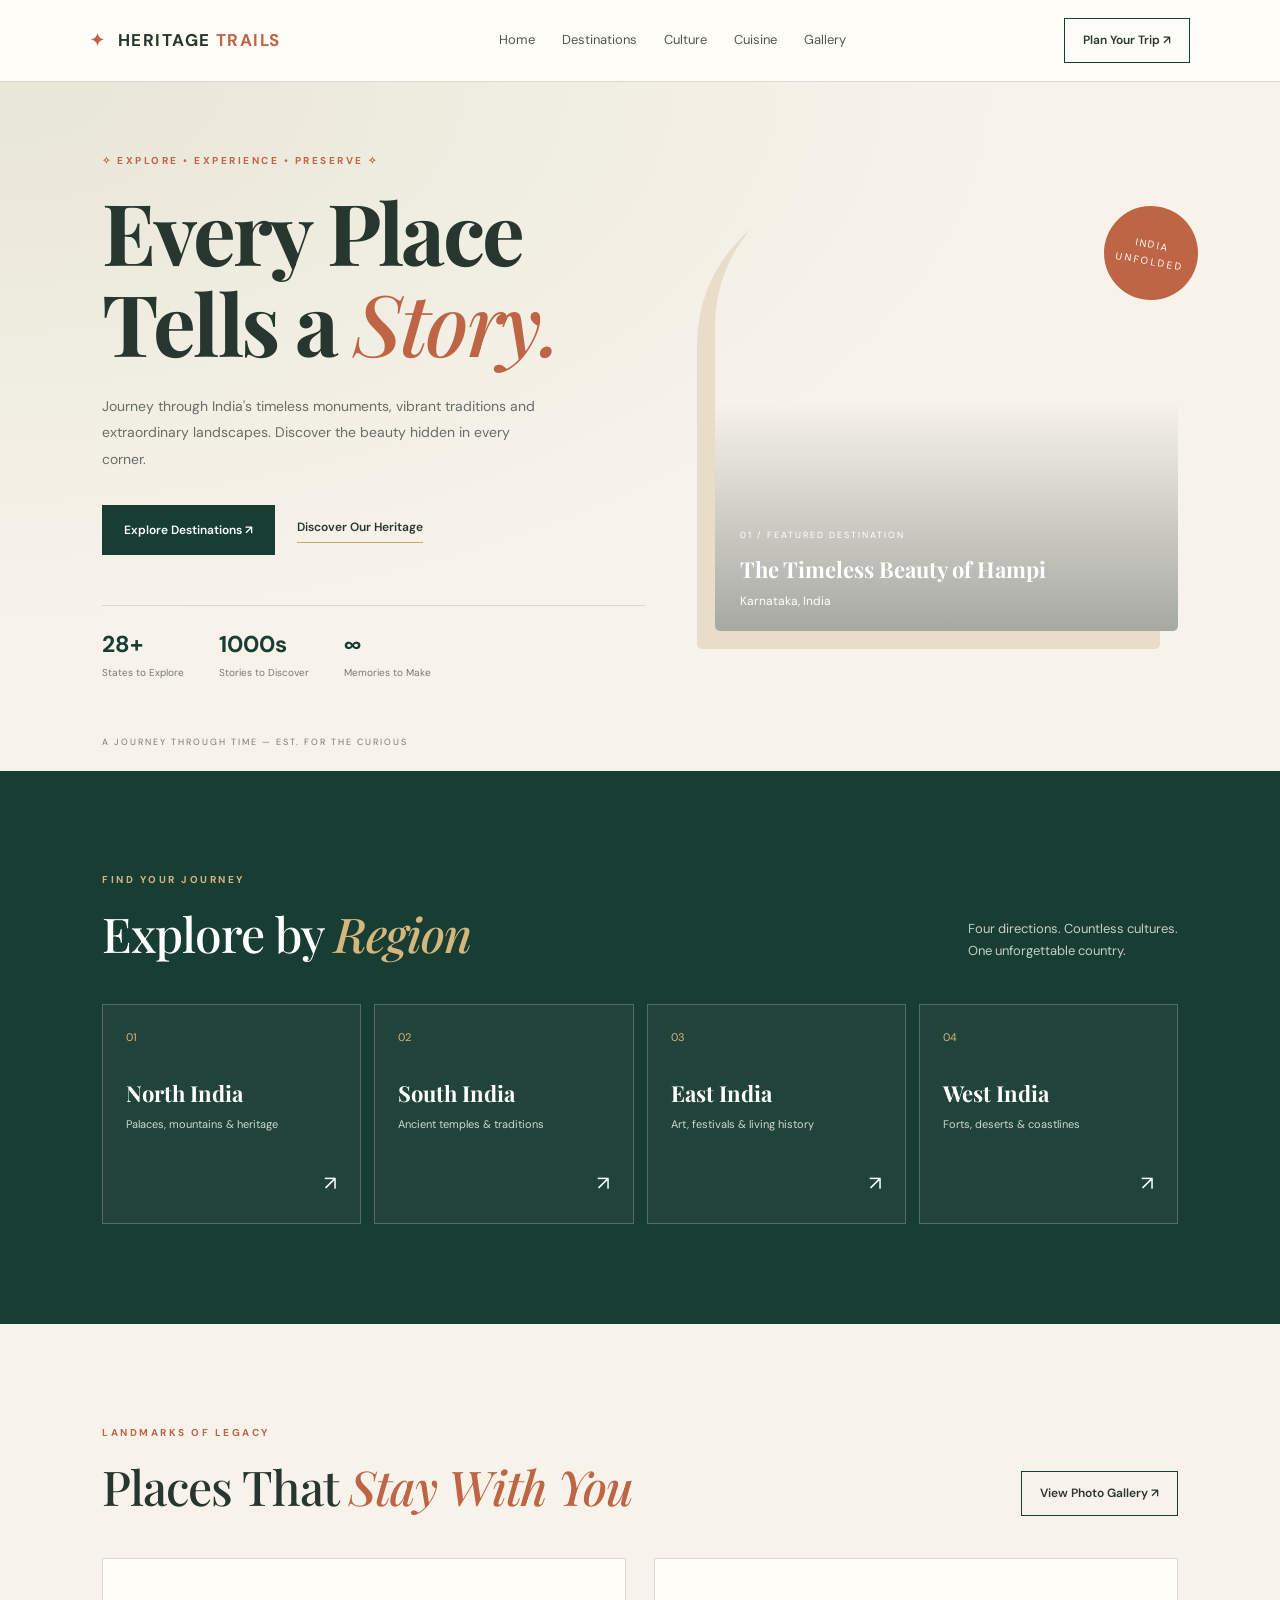
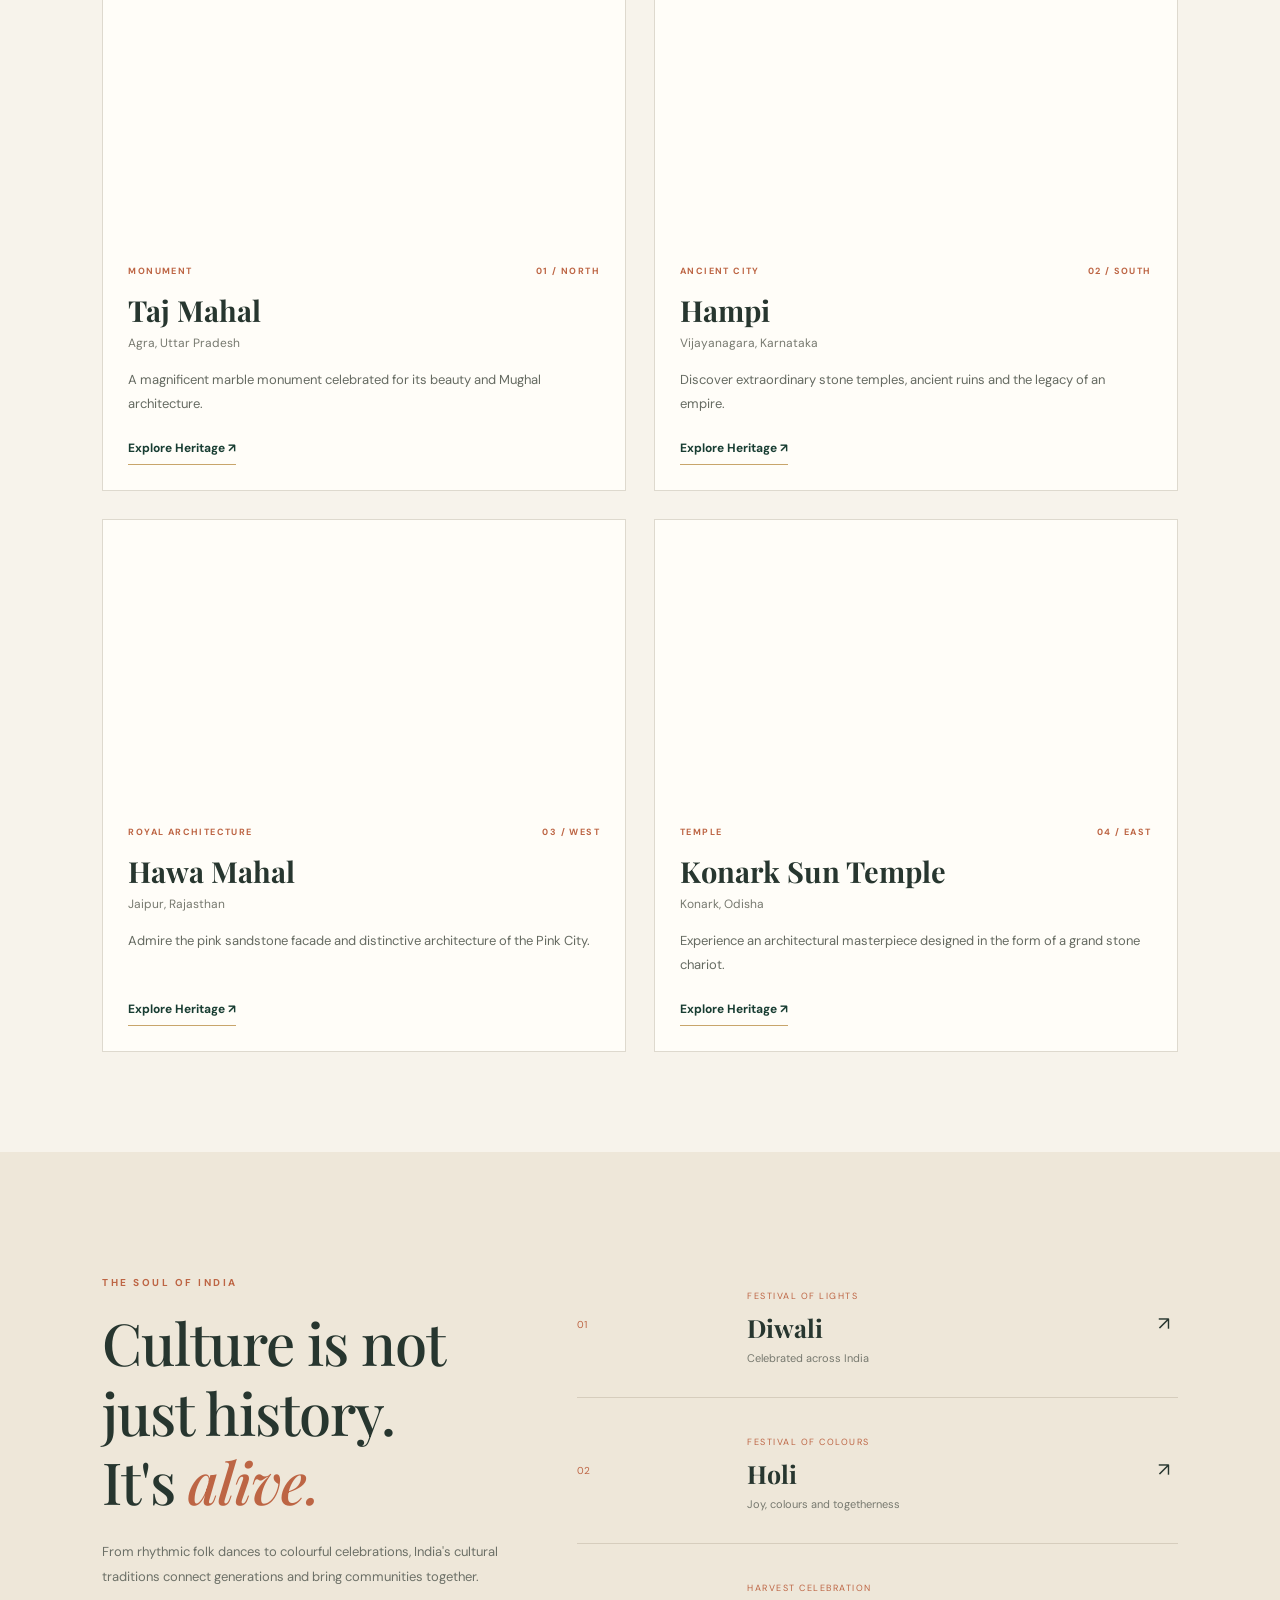
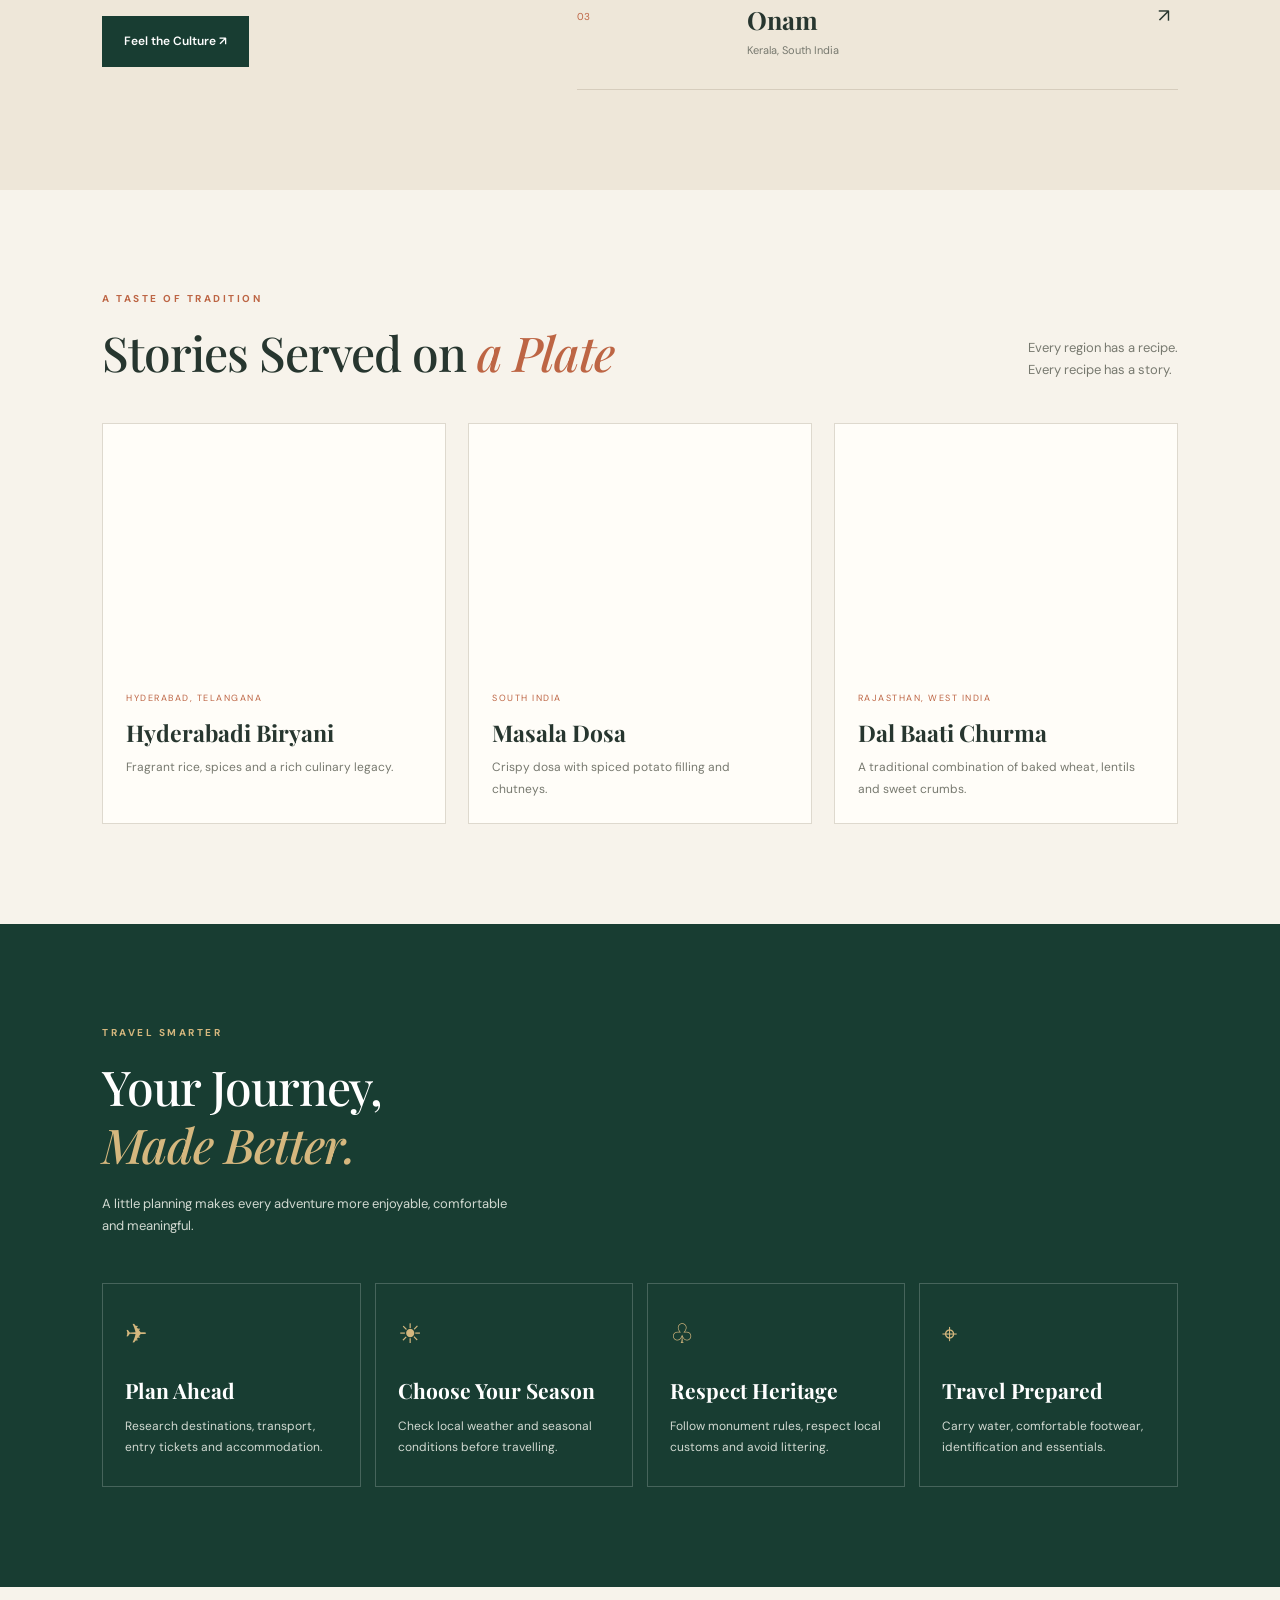
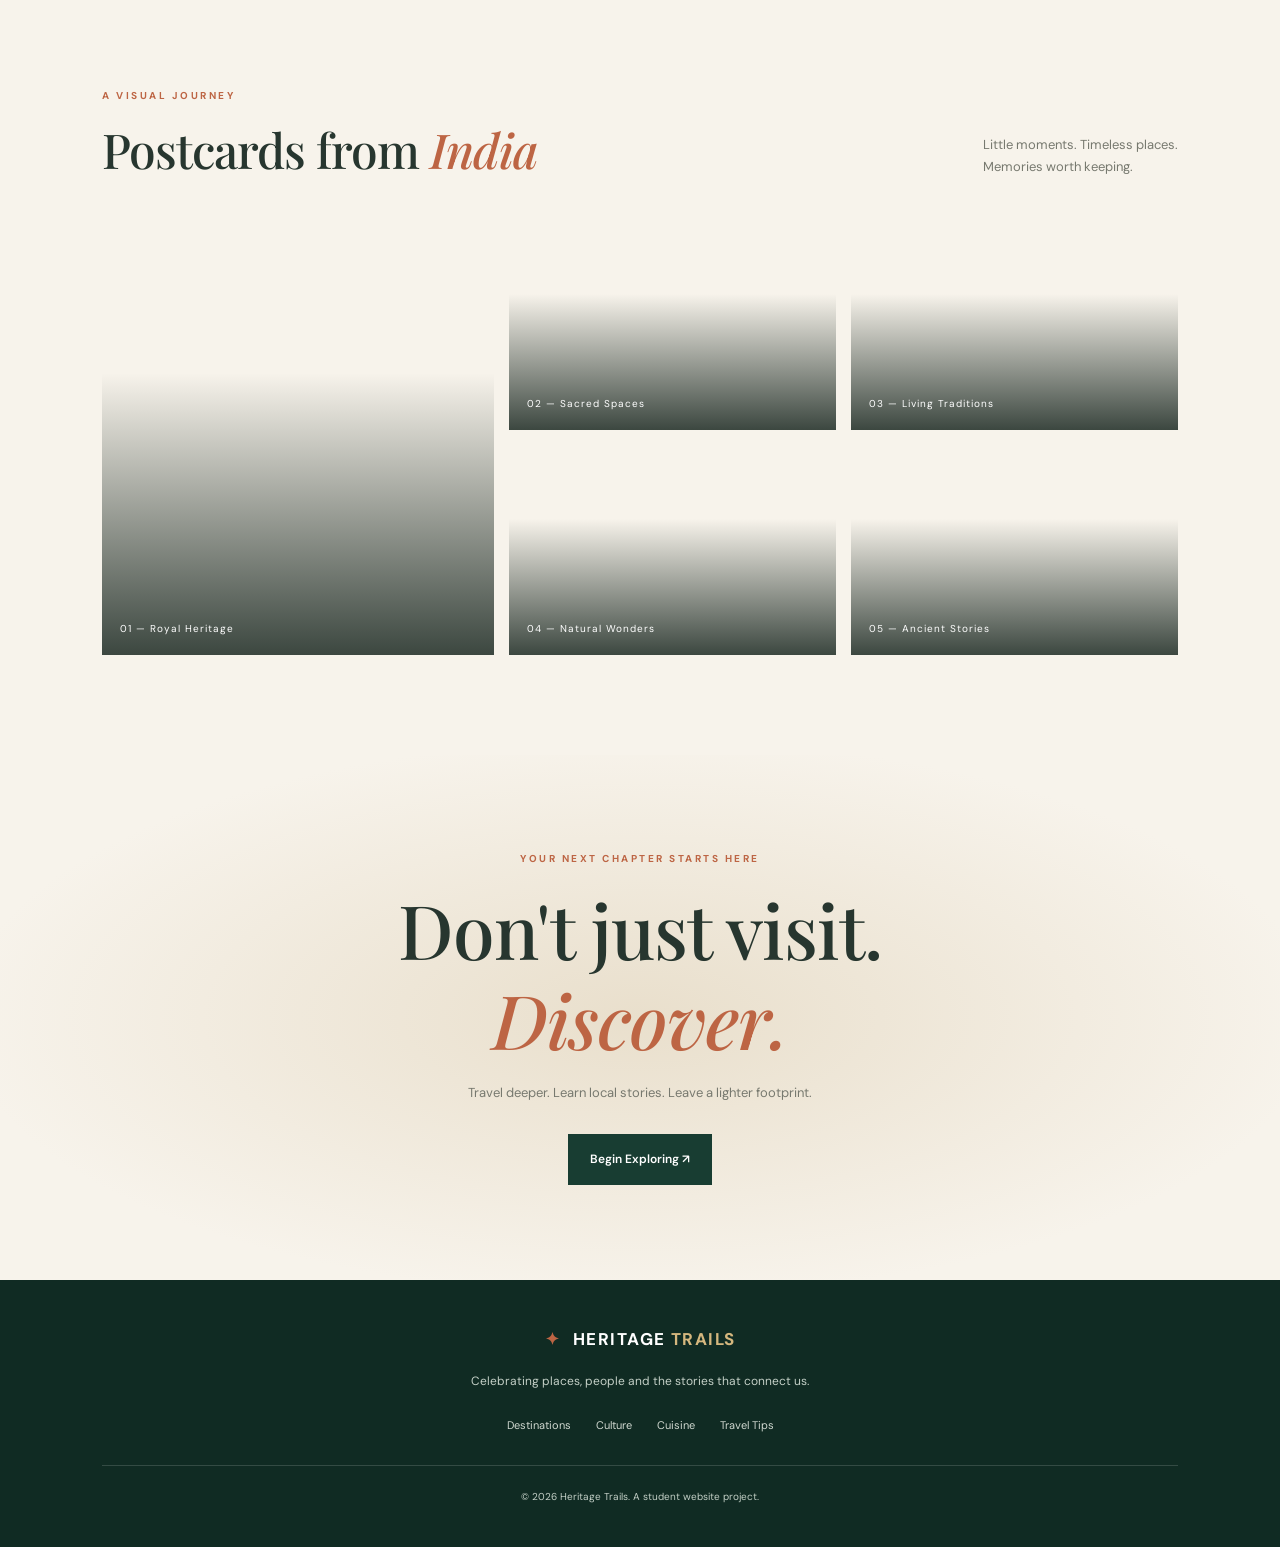
<file: index.html>
<!DOCTYPE html>
<html lang="en">
<head>
    <meta charset="UTF-8">
    <meta name="viewport" content="width=device-width, initial-scale=1.0">
    <meta name="description" content="Explore India's historical monuments, cultural festivals, famous destinations, local cuisine and travel guides.">
    <title>Heritage Trails | Discover Incredible India</title>
    <link rel="stylesheet" href="style.css">
</head>
<body>

    <!-- Navigation -->
    <header class="navbar">
        <a href="#home" class="logo">
            <span class="logo-icon">✦</span>
            HERITAGE<span>TRAILS</span>
        </a>

        <nav class="nav-links">
            <a href="#home">Home</a>
            <a href="#destinations">Destinations</a>
            <a href="#culture">Culture</a>
            <a href="#cuisine">Cuisine</a>
            <a href="#gallery">Gallery</a>
        </nav>

        <a href="#travel-tips" class="nav-button">Plan Your Trip ↗</a>
    </header>

    <main>

        <!-- Hero Section -->
        <section class="hero" id="home">
            <div class="hero-content">
                <p class="eyebrow">✧ EXPLORE • EXPERIENCE • PRESERVE ✧</p>

                <h1>Every Place<br>
                    Tells a <em>Story.</em>
                </h1>

                <p class="hero-description">
                    Journey through India's timeless monuments,
                    vibrant traditions and extraordinary landscapes.
                    Discover the beauty hidden in every corner.
                </p>

                <div class="hero-buttons">
                    <a href="#destinations" class="primary-btn">
                        Explore Destinations ↗
                    </a>
                    <a href="#culture" class="text-btn">
                        Discover Our Heritage
                    </a>
                </div>

                <div class="hero-stats">
                    <div>
                        <h3>28+</h3>
                        <p>States to Explore</p>
                    </div>
                    <div>
                        <h3>1000s</h3>
                        <p>Stories to Discover</p>
                    </div>
                    <div>
                        <h3>∞</h3>
                        <p>Memories to Make</p>
                    </div>
                </div>
            </div>

            <div class="hero-visual">
                <div class="hero-image"></div>
                <div class="image-label">
                    <span>01 / FEATURED DESTINATION</span>
                    <h3>The Timeless Beauty of Hampi</h3>
                    <p>Karnataka, India</p>
                </div>
                <div class="round-stamp">INDIA<br>UNFOLDED</div>
            </div>

            <div class="hero-bottom">A JOURNEY THROUGH TIME — EST. FOR THE CURIOUS</div>
        </section>

        <!-- Region Explorer -->
        <section class="regions section-pad">
            <div class="section-heading">
                <div>
                    <p class="eyebrow">FIND YOUR JOURNEY</p>
                    <h2>Explore by <em>Region</em></h2>
                </div>
                <p>Four directions. Countless cultures.<br>
                   One unforgettable country.</p>
            </div>

            <div class="region-grid">
                <a href="#destinations" class="region-card north">
                    <span>01</span>
                    <div>
                        <h3>North India</h3>
                        <p>Palaces, mountains & heritage</p>
                    </div>
                    <b>↗</b>
                </a>

                <a href="#destinations" class="region-card south">
                    <span>02</span>
                    <div>
                        <h3>South India</h3>
                        <p>Ancient temples & traditions</p>
                    </div>
                    <b>↗</b>
                </a>

                <a href="#destinations" class="region-card east">
                    <span>03</span>
                    <div>
                        <h3>East India</h3>
                        <p>Art, festivals & living history</p>
                    </div>
                    <b>↗</b>
                </a>

                <a href="#destinations" class="region-card west">
                    <span>04</span>
                    <div>
                        <h3>West India</h3>
                        <p>Forts, deserts & coastlines</p>
                    </div>
                    <b>↗</b>
                </a>
            </div>
        </section>

        <!-- Destinations -->
        <section class="destinations section-pad" id="destinations">
            <div class="section-heading">
                <div>
                    <p class="eyebrow">LANDMARKS OF LEGACY</p>
                    <h2>Places That <em>Stay With You</em></h2>
                </div>
                <a href="#gallery" class="outline-btn">View Photo Gallery ↗</a>
            </div>

            <div class="destination-grid">

                <article class="destination-card">
                    <div class="destination-image taj"></div>
                    <div class="card-info">
                        <div class="card-meta">
                            <span>MONUMENT</span>
                            <span>01 / NORTH</span>
                        </div>
                        <h3>Taj Mahal</h3>
                        <p>Agra, Uttar Pradesh</p>
                        <p class="card-description">
                            A magnificent marble monument celebrated
                            for its beauty and Mughal architecture.
                        </p>
                        <a href="https://www.tajmahal.gov.in/"
                           target="_blank" rel="noopener noreferrer">
                           Explore Heritage ↗
                        </a>
                    </div>
                </article>

                <article class="destination-card">
                    <div class="destination-image hampi"></div>
                    <div class="card-info">
                        <div class="card-meta">
                            <span>ANCIENT CITY</span>
                            <span>02 / SOUTH</span>
                        </div>
                        <h3>Hampi</h3>
                        <p>Vijayanagara, Karnataka</p>
                        <p class="card-description">
                            Discover extraordinary stone temples,
                            ancient ruins and the legacy of an empire.
                        </p>
                        <a href="https://whc.unesco.org/"
                           target="_blank" rel="noopener noreferrer">
                           Explore Heritage ↗
                        </a>
                    </div>
                </article>

                <article class="destination-card">
                    <div class="destination-image jaipur"></div>
                    <div class="card-info">
                        <div class="card-meta">
                            <span>ROYAL ARCHITECTURE</span>
                            <span>03 / WEST</span>
                        </div>
                        <h3>Hawa Mahal</h3>
                        <p>Jaipur, Rajasthan</p>
                        <p class="card-description">
                            Admire the pink sandstone facade and
                            distinctive architecture of the Pink City.
                        </p>
                        <a href="https://tourism.rajasthan.gov.in/"
                           target="_blank" rel="noopener noreferrer">
                           Explore Heritage ↗
                        </a>
                    </div>
                </article>

                <article class="destination-card">
                    <div class="destination-image konark"></div>
                    <div class="card-info">
                        <div class="card-meta">
                            <span>TEMPLE</span>
                            <span>04 / EAST</span>
                        </div>
                        <h3>Konark Sun Temple</h3>
                        <p>Konark, Odisha</p>
                        <p class="card-description">
                            Experience an architectural masterpiece
                            designed in the form of a grand stone chariot.
                        </p>
                        <a href="https://odishatourism.gov.in/"
                           target="_blank" rel="noopener noreferrer">
                           Explore Heritage ↗
                        </a>
                    </div>
                </article>

            </div>
        </section>

        <!-- Culture and Festivals -->
        <section class="culture-section section-pad" id="culture">
            <div class="culture-intro">
                <p class="eyebrow">THE SOUL OF INDIA</p>
                <h2>Culture is not<br>just history.<br>It's <em>alive.</em></h2>
                <p>
                    From rhythmic folk dances to colourful celebrations,
                    India's cultural traditions connect generations
                    and bring communities together.
                </p>
                <a href="#gallery" class="primary-btn">Feel the Culture ↗</a>
            </div>

            <div class="festival-list">
                <article class="festival-item">
                    <div class="festival-number">01</div>
                    <div class="festival-photo diwali"></div>
                    <div class="festival-info">
                        <span>FESTIVAL OF LIGHTS</span>
                        <h3>Diwali</h3>
                        <p>Celebrated across India</p>
                    </div>
                    <span class="festival-arrow">↗</span>
                </article>

                <article class="festival-item">
                    <div class="festival-number">02</div>
                    <div class="festival-photo holi"></div>
                    <div class="festival-info">
                        <span>FESTIVAL OF COLOURS</span>
                        <h3>Holi</h3>
                        <p>Joy, colours and togetherness</p>
                    </div>
                    <span class="festival-arrow">↗</span>
                </article>

                <article class="festival-item">
                    <div class="festival-number">03</div>
                    <div class="festival-photo onam"></div>
                    <div class="festival-info">
                        <span>HARVEST CELEBRATION</span>
                        <h3>Onam</h3>
                        <p>Kerala, South India</p>
                    </div>
                    <span class="festival-arrow">↗</span>
                </article>
            </div>
        </section>

        <!-- Cuisine -->
        <section class="cuisine-section section-pad" id="cuisine">
            <div class="section-heading">
                <div>
                    <p class="eyebrow">A TASTE OF TRADITION</p>
                    <h2>Stories Served on <em>a Plate</em></h2>
                </div>
                <p>Every region has a recipe.<br>Every recipe has a story.</p>
            </div>

            <div class="cuisine-grid">
                <article class="food-card">
                    <div class="food-image biryani"></div>
                    <div class="food-info">
                        <span>HYDERABAD, TELANGANA</span>
                        <h3>Hyderabadi Biryani</h3>
                        <p>Fragrant rice, spices and a rich culinary legacy.</p>
                    </div>
                </article>

                <article class="food-card">
                    <div class="food-image dosa"></div>
                    <div class="food-info">
                        <span>SOUTH INDIA</span>
                        <h3>Masala Dosa</h3>
                        <p>Crispy dosa with spiced potato filling and chutneys.</p>
                    </div>
                </article>

                <article class="food-card">
                    <div class="food-image rajasthani"></div>
                    <div class="food-info">
                        <span>RAJASTHAN, WEST INDIA</span>
                        <h3>Dal Baati Churma</h3>
                        <p>A traditional combination of baked wheat, lentils and sweet crumbs.</p>
                    </div>
                </article>
            </div>
        </section>

        <!-- Travel Tips -->
        <section class="travel-tips section-pad" id="travel-tips">
            <div class="tips-heading">
                <p class="eyebrow">TRAVEL SMARTER</p>
                <h2>Your Journey,<br><em>Made Better.</em></h2>
                <p>
                    A little planning makes every adventure
                    more enjoyable, comfortable and meaningful.
                </p>
            </div>

            <div class="tips-grid">
                <article class="tip-card">
                    <span class="tip-icon">✈</span>
                    <h3>Plan Ahead</h3>
                    <p>Research destinations, transport, entry tickets and accommodation.</p>
                </article>

                <article class="tip-card">
                    <span class="tip-icon">☀</span>
                    <h3>Choose Your Season</h3>
                    <p>Check local weather and seasonal conditions before travelling.</p>
                </article>

                <article class="tip-card">
                    <span class="tip-icon">♧</span>
                    <h3>Respect Heritage</h3>
                    <p>Follow monument rules, respect local customs and avoid littering.</p>
                </article>

                <article class="tip-card">
                    <span class="tip-icon">⌖</span>
                    <h3>Travel Prepared</h3>
                    <p>Carry water, comfortable footwear, identification and essentials.</p>
                </article>
            </div>
        </section>

        <!-- Photo Gallery -->
        <section class="gallery-section section-pad" id="gallery">
            <div class="section-heading">
                <div>
                    <p class="eyebrow">A VISUAL JOURNEY</p>
                    <h2>Postcards from <em>India</em></h2>
                </div>
                <p>Little moments. Timeless places.<br>Memories worth keeping.</p>
            </div>

            <div class="gallery-grid">
                <div class="gallery-item gallery-one">
                    <span>01 — Royal Heritage</span>
                </div>
                <div class="gallery-item gallery-two">
                    <span>02 — Sacred Spaces</span>
                </div>
                <div class="gallery-item gallery-three">
                    <span>03 — Living Traditions</span>
                </div>
                <div class="gallery-item gallery-four">
                    <span>04 — Natural Wonders</span>
                </div>
                <div class="gallery-item gallery-five">
                    <span>05 — Ancient Stories</span>
                </div>
            </div>
        </section>

        <!-- Closing Banner -->
        <section class="closing-banner">
            <p class="eyebrow">YOUR NEXT CHAPTER STARTS HERE</p>
            <h2>Don't just visit.<br><em>Discover.</em></h2>
            <p>Travel deeper. Learn local stories. Leave a lighter footprint.</p>
            <a href="#destinations" class="primary-btn">Begin Exploring ↗</a>
        </section>

    </main>

    <!-- Footer -->
    <footer class="footer">
        <a href="#home" class="logo">
            <span class="logo-icon">✦</span>
            HERITAGE<span>TRAILS</span>
        </a>

        <p>Celebrating places, people and the stories that connect us.</p>

        <div class="footer-links">
            <a href="#destinations">Destinations</a>
            <a href="#culture">Culture</a>
            <a href="#cuisine">Cuisine</a>
            <a href="#travel-tips">Travel Tips</a>
        </div>

        <p class="copyright">
            © 2026 Heritage Trails. A student website project.
        </p>
    </footer>

</body>
</html>
</file>
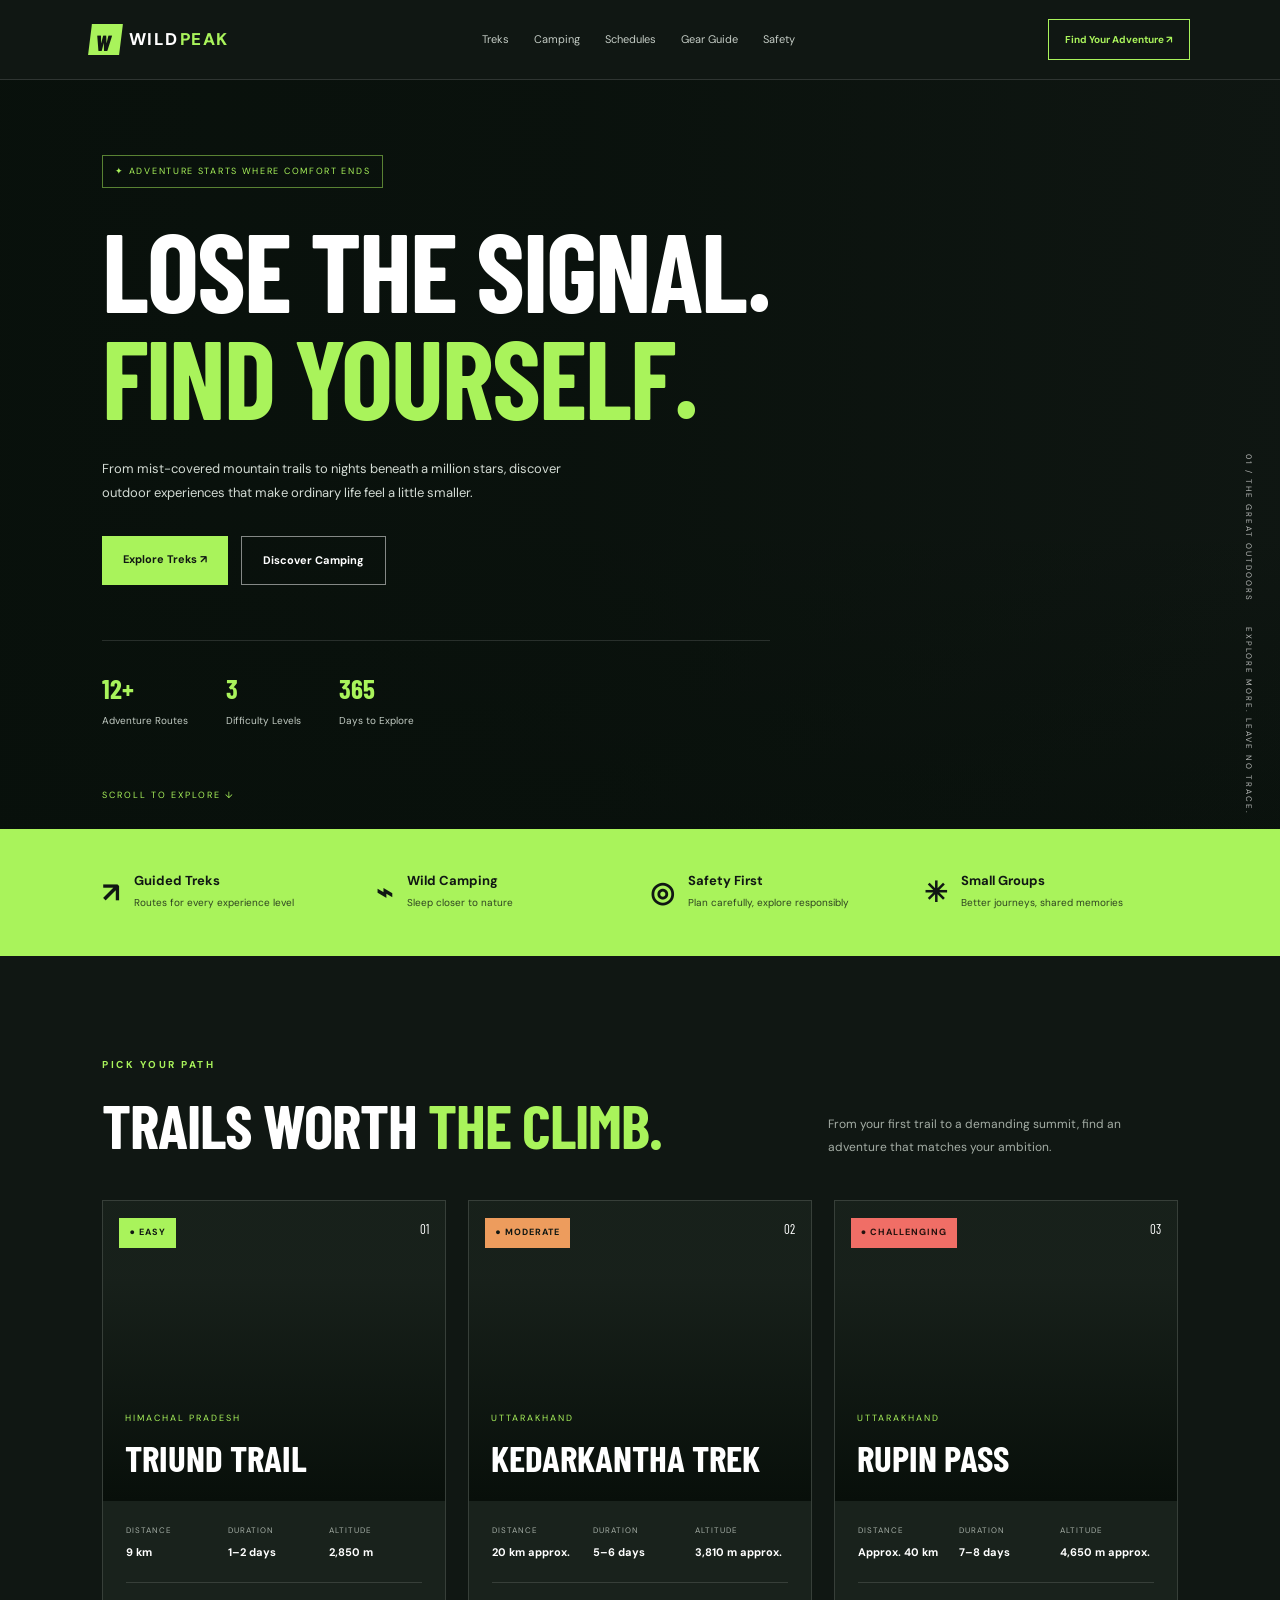
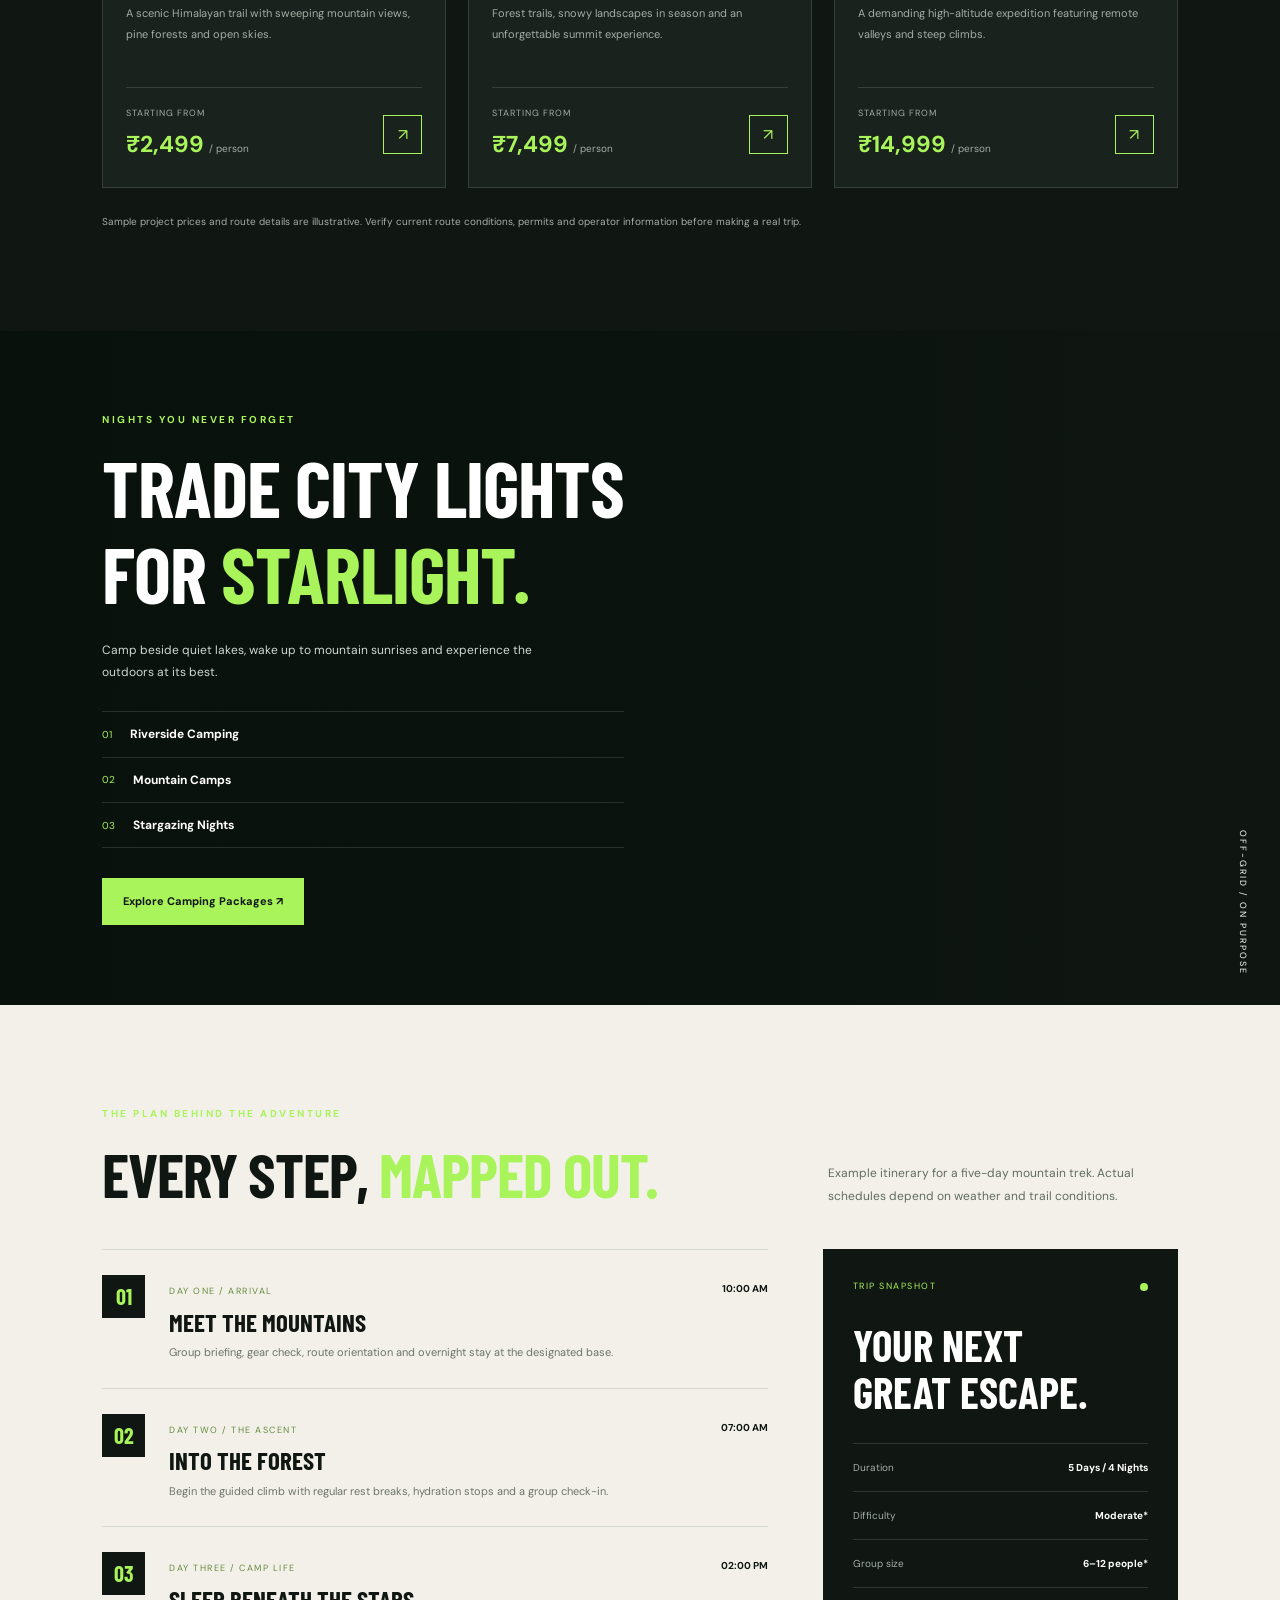
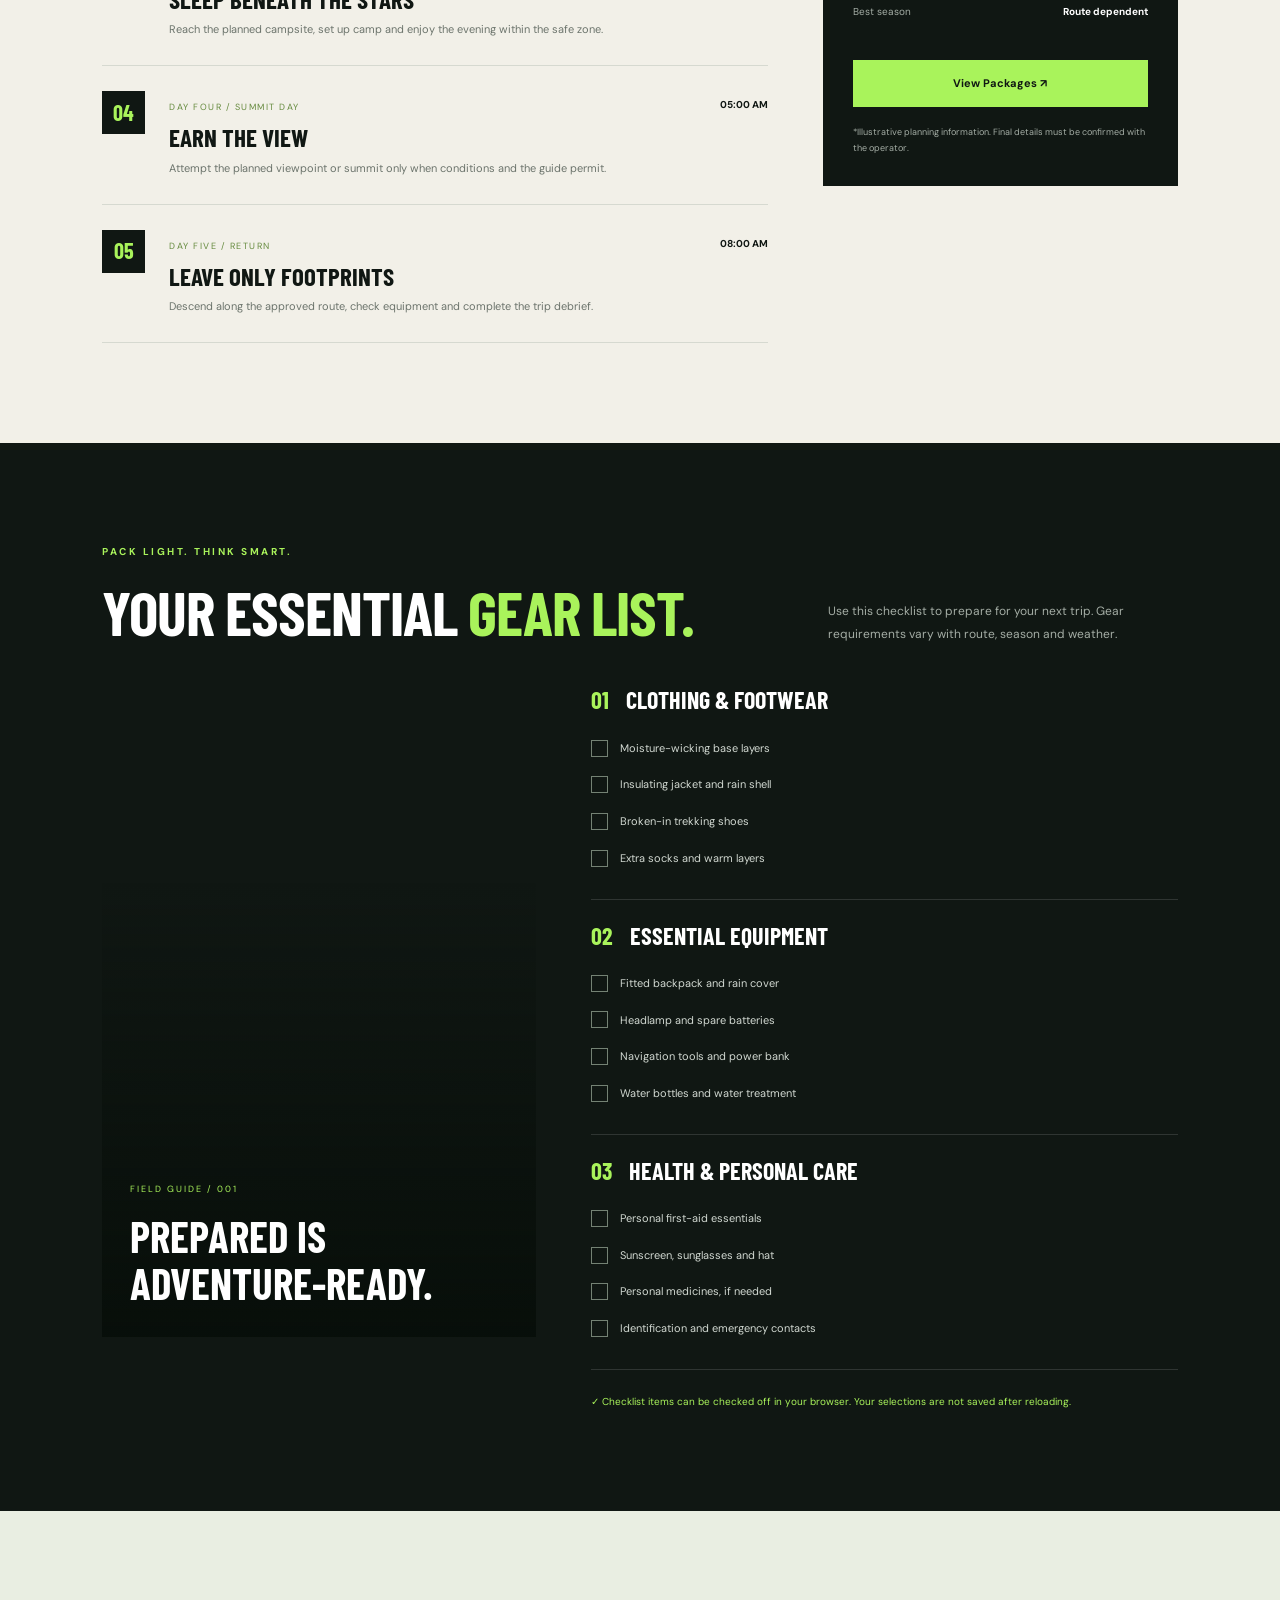
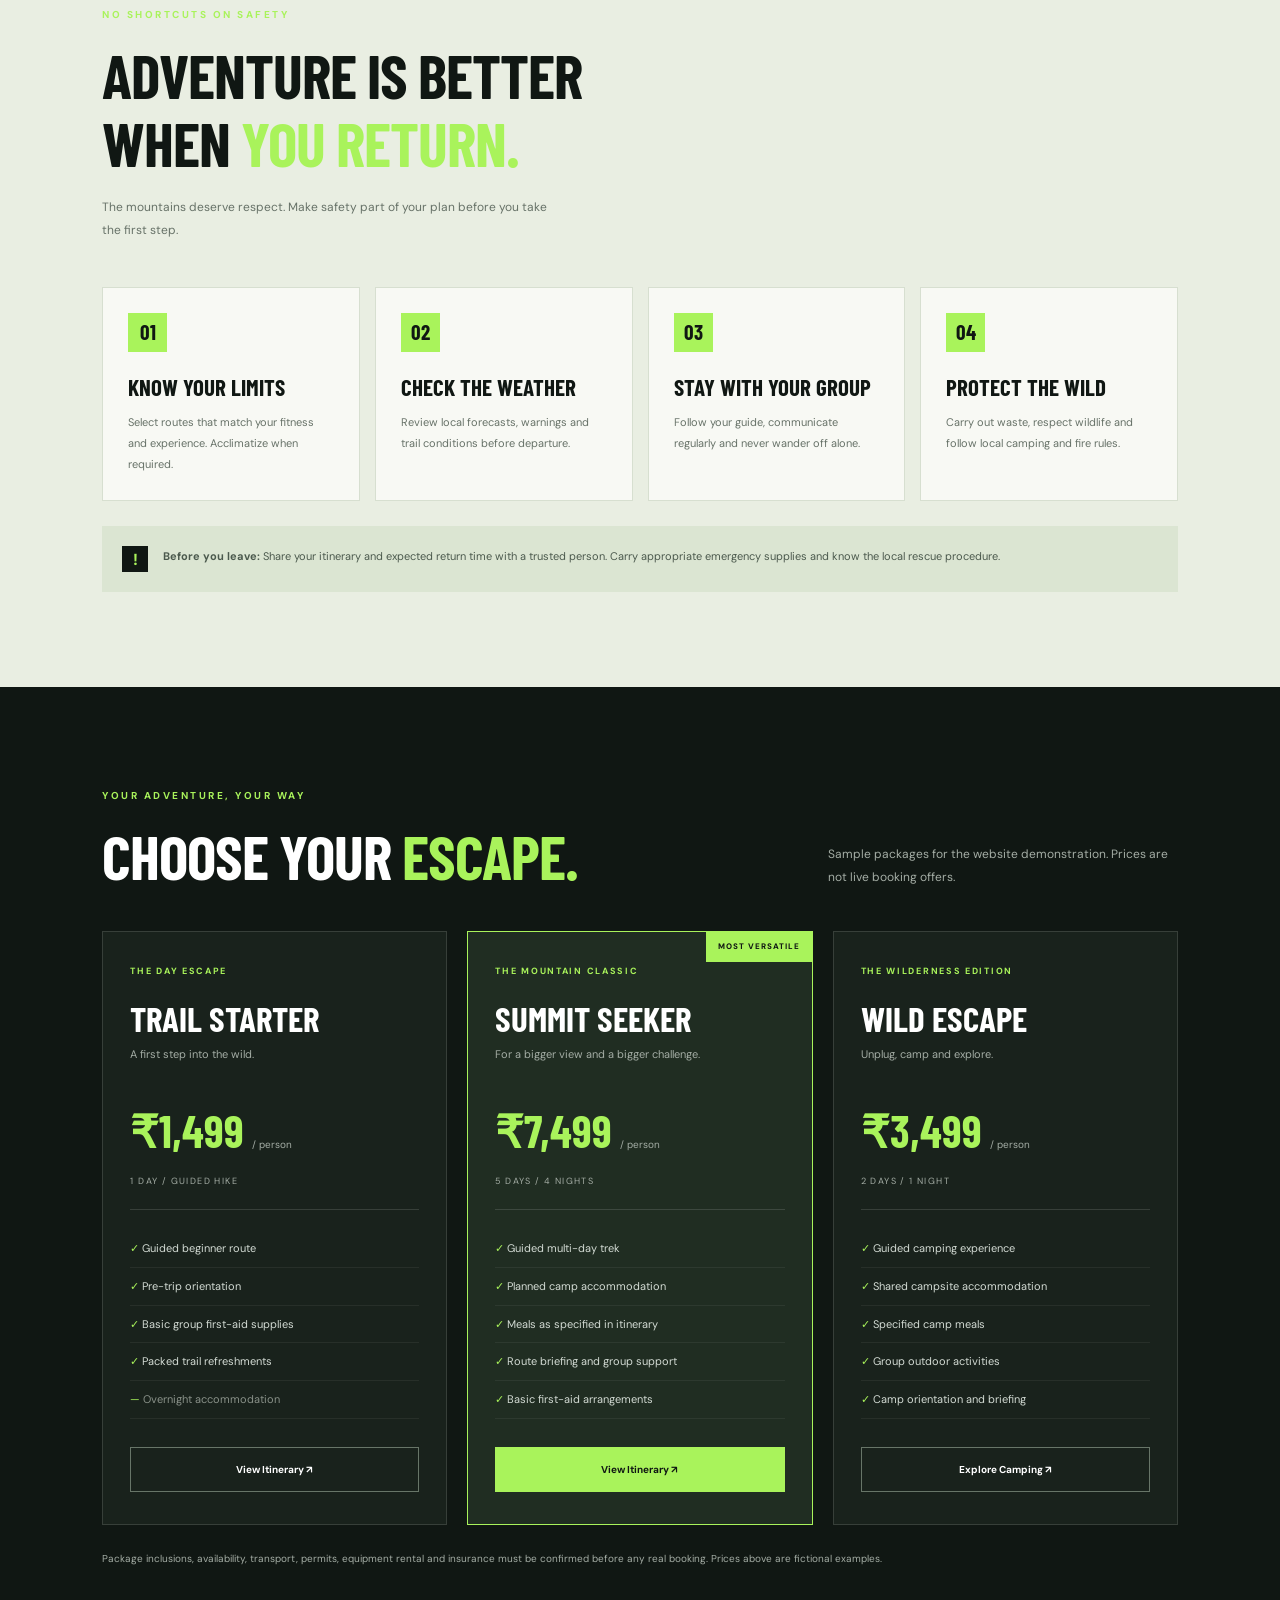
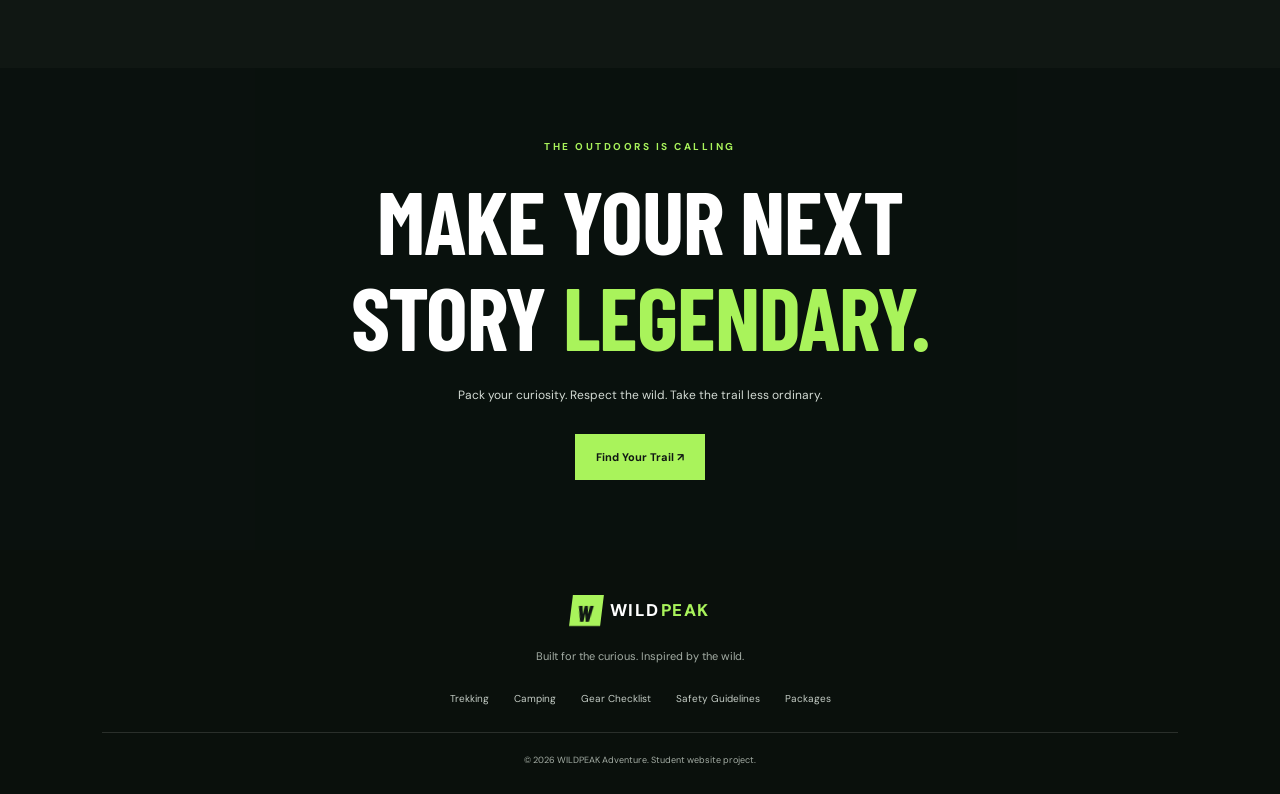
<file: task2/index1.html>
<!DOCTYPE html>
<html lang="en">
<head>
    <meta charset="UTF-8">
    <meta name="viewport" content="width=device-width, initial-scale=1.0">
    <meta name="description" content="Explore trekking routes, mountain camping, outdoor adventures, trip schedules, gear checklists and adventure packages.">
    <title>WILDPEAK | Beyond the Ordinary</title>
    <link rel="stylesheet" href="style1.css">
</head>
<body>

    <!-- Navigation -->
    <header class="navbar">
        <a href="#home" class="brand">
            <span class="brand-mark">W</span>
            WILD<span>PEAK</span>
        </a>

        <nav class="nav-links">
            <a href="#routes">Treks</a>
            <a href="#camping">Camping</a>
            <a href="#schedule">Schedules</a>
            <a href="#gear">Gear Guide</a>
            <a href="#safety">Safety</a>
        </nav>

        <a href="#packages" class="nav-cta">Find Your Adventure ↗</a>
    </header>

    <main>

        <!-- Hero -->
        <section class="hero" id="home">
            <div class="hero-image"></div>
            <div class="hero-overlay"></div>

            <div class="hero-content">
                <span class="hero-tag">✦ ADVENTURE STARTS WHERE COMFORT ENDS</span>

                <h1>Lose the signal.<br>
                    <span>Find yourself.</span>
                </h1>

                <p>
                    From mist-covered mountain trails to nights beneath
                    a million stars, discover outdoor experiences that
                    make ordinary life feel a little smaller.
                </p>

                <div class="hero-actions">
                    <a href="#routes" class="btn btn-lime">
                        Explore Treks ↗
                    </a>
                    <a href="#camping" class="btn btn-outline">
                        Discover Camping
                    </a>
                </div>

                <div class="hero-facts">
                    <div>
                        <strong>12+</strong>
                        <span>Adventure Routes</span>
                    </div>
                    <div>
                        <strong>3</strong>
                        <span>Difficulty Levels</span>
                    </div>
                    <div>
                        <strong>365</strong>
                        <span>Days to Explore</span>
                    </div>
                </div>
            </div>

            <div class="hero-side-label">
                <span>01 / THE GREAT OUTDOORS</span>
                <span>EXPLORE MORE. LEAVE NO TRACE.</span>
            </div>

            <div class="hero-scroll">SCROLL TO EXPLORE ↓</div>
        </section>

        <!-- Adventure Categories -->
        <section class="quick-stats">
            <div class="quick-item">
                <span class="quick-icon">↗</span>
                <div>
                    <h3>Guided Treks</h3>
                    <p>Routes for every experience level</p>
                </div>
            </div>

            <div class="quick-item">
                <span class="quick-icon">⌁</span>
                <div>
                    <h3>Wild Camping</h3>
                    <p>Sleep closer to nature</p>
                </div>
            </div>

            <div class="quick-item">
                <span class="quick-icon">◎</span>
                <div>
                    <h3>Safety First</h3>
                    <p>Plan carefully, explore responsibly</p>
                </div>
            </div>

            <div class="quick-item">
                <span class="quick-icon">✳</span>
                <div>
                    <h3>Small Groups</h3>
                    <p>Better journeys, shared memories</p>
                </div>
            </div>
        </section>

        <!-- Trekking Routes -->
        <section class="section routes-section" id="routes">
            <div class="section-heading">
                <div>
                    <p class="eyebrow">PICK YOUR PATH</p>
                    <h2>Trails worth <span>the climb.</span></h2>
                </div>

                <p class="section-description">
                    From your first trail to a demanding summit,
                    find an adventure that matches your ambition.
                </p>
            </div>

            <div class="route-grid">

                <article class="route-card">
                    <div class="route-photo valley-photo">
                        <span class="difficulty easy">● EASY</span>
                        <span class="route-number">01</span>
                        <div class="photo-caption">
                            <span>HIMACHAL PRADESH</span>
                            <h3>Triund Trail</h3>
                        </div>
                    </div>

                    <div class="route-info">
                        <div class="route-metrics">
                            <div>
                                <span>DISTANCE</span>
                                <strong>9 km</strong>
                            </div>
                            <div>
                                <span>DURATION</span>
                                <strong>1–2 days</strong>
                            </div>
                            <div>
                                <span>ALTITUDE</span>
                                <strong>2,850 m</strong>
                            </div>
                        </div>

                        <p>
                            A scenic Himalayan trail with sweeping
                            mountain views, pine forests and open skies.
                        </p>

                        <div class="route-bottom">
                            <div>
                                <span>STARTING FROM</span>
                                <strong>₹2,499 <small>/ person</small></strong>
                            </div>
                            <a href="#packages" class="arrow-link"
                               aria-label="View Triund packages">↗</a>
                        </div>
                    </div>
                </article>

                <article class="route-card featured-route">
                    <div class="route-photo summit-photo">
                        <span class="difficulty moderate">● MODERATE</span>
                        <span class="route-number">02</span>
                        <div class="photo-caption">
                            <span>UTTARAKHAND</span>
                            <h3>Kedarkantha Trek</h3>
                        </div>
                    </div>

                    <div class="route-info">
                        <div class="route-metrics">
                            <div>
                                <span>DISTANCE</span>
                                <strong>20 km approx.</strong>
                            </div>
                            <div>
                                <span>DURATION</span>
                                <strong>5–6 days</strong>
                            </div>
                            <div>
                                <span>ALTITUDE</span>
                                <strong>3,810 m approx.</strong>
                            </div>
                        </div>

                        <p>
                            Forest trails, snowy landscapes in season
                            and an unforgettable summit experience.
                        </p>

                        <div class="route-bottom">
                            <div>
                                <span>STARTING FROM</span>
                                <strong>₹7,499 <small>/ person</small></strong>
                            </div>
                            <a href="#packages" class="arrow-link"
                               aria-label="View Kedarkantha packages">↗</a>
                        </div>
                    </div>
                </article>

                <article class="route-card">
                    <div class="route-photo ridge-photo">
                        <span class="difficulty hard">● CHALLENGING</span>
                        <span class="route-number">03</span>
                        <div class="photo-caption">
                            <span>UTTARAKHAND</span>
                            <h3>Rupin Pass</h3>
                        </div>
                    </div>

                    <div class="route-info">
                        <div class="route-metrics">
                            <div>
                                <span>DISTANCE</span>
                                <strong>Approx. 40 km</strong>
                            </div>
                            <div>
                                <span>DURATION</span>
                                <strong>7–8 days</strong>
                            </div>
                            <div>
                                <span>ALTITUDE</span>
                                <strong>4,650 m approx.</strong>
                            </div>
                        </div>

                        <p>
                            A demanding high-altitude expedition
                            featuring remote valleys and steep climbs.
                        </p>

                        <div class="route-bottom">
                            <div>
                                <span>STARTING FROM</span>
                                <strong>₹14,999 <small>/ person</small></strong>
                            </div>
                            <a href="#packages" class="arrow-link"
                               aria-label="View Rupin Pass packages">↗</a>
                        </div>
                    </div>
                </article>

            </div>

            <p class="note">
                Sample project prices and route details are illustrative.
                Verify current route conditions, permits and operator
                information before making a real trip.
            </p>
        </section>

        <!-- Camping -->
        <section class="camping-section" id="camping">
            <div class="camping-image"></div>
            <div class="camping-overlay"></div>

            <div class="camping-content">
                <p class="eyebrow">NIGHTS YOU NEVER FORGET</p>
                <h2>Trade city lights<br>for <span>starlight.</span></h2>
                <p>
                    Camp beside quiet lakes, wake up to mountain
                    sunrises and experience the outdoors at its best.
                </p>

                <div class="camping-features">
                    <div>
                        <span>01</span>
                        <strong>Riverside Camping</strong>
                    </div>
                    <div>
                        <span>02</span>
                        <strong>Mountain Camps</strong>
                    </div>
                    <div>
                        <span>03</span>
                        <strong>Stargazing Nights</strong>
                    </div>
                </div>

                <a href="#packages" class="btn btn-lime">
                    Explore Camping Packages ↗
                </a>
            </div>

            <div class="camping-side-note">OFF-GRID / ON PURPOSE</div>
        </section>

        <!-- Trip Schedule -->
        <section class="section schedule-section" id="schedule">
            <div class="section-heading">
                <div>
                    <p class="eyebrow">THE PLAN BEHIND THE ADVENTURE</p>
                    <h2>Every step, <span>mapped out.</span></h2>
                </div>
                <p class="section-description">
                    Example itinerary for a five-day mountain trek.
                    Actual schedules depend on weather and trail conditions.
                </p>
            </div>

            <div class="schedule-layout">
                <div class="schedule-timeline">

                    <article class="schedule-item">
                        <div class="day-marker">01</div>
                        <div class="schedule-details">
                            <span>DAY ONE / ARRIVAL</span>
                            <h3>Meet the mountains</h3>
                            <p>
                                Group briefing, gear check, route orientation
                                and overnight stay at the designated base.
                            </p>
                        </div>
                        <span class="schedule-time">10:00 AM</span>
                    </article>

                    <article class="schedule-item">
                        <div class="day-marker">02</div>
                        <div class="schedule-details">
                            <span>DAY TWO / THE ASCENT</span>
                            <h3>Into the forest</h3>
                            <p>
                                Begin the guided climb with regular rest
                                breaks, hydration stops and a group check-in.
                            </p>
                        </div>
                        <span class="schedule-time">07:00 AM</span>
                    </article>

                    <article class="schedule-item">
                        <div class="day-marker">03</div>
                        <div class="schedule-details">
                            <span>DAY THREE / CAMP LIFE</span>
                            <h3>Sleep beneath the stars</h3>
                            <p>
                                Reach the planned campsite, set up camp
                                and enjoy the evening within the safe zone.
                            </p>
                        </div>
                        <span class="schedule-time">02:00 PM</span>
                    </article>

                    <article class="schedule-item">
                        <div class="day-marker">04</div>
                        <div class="schedule-details">
                            <span>DAY FOUR / SUMMIT DAY</span>
                            <h3>Earn the view</h3>
                            <p>
                                Attempt the planned viewpoint or summit
                                only when conditions and the guide permit.
                            </p>
                        </div>
                        <span class="schedule-time">05:00 AM</span>
                    </article>

                    <article class="schedule-item">
                        <div class="day-marker">05</div>
                        <div class="schedule-details">
                            <span>DAY FIVE / RETURN</span>
                            <h3>Leave only footprints</h3>
                            <p>
                                Descend along the approved route, check
                                equipment and complete the trip debrief.
                            </p>
                        </div>
                        <span class="schedule-time">08:00 AM</span>
                    </article>

                </div>

                <aside class="schedule-panel">
                    <div class="panel-top">
                        <span>TRIP SNAPSHOT</span>
                        <span class="live-dot"></span>
                    </div>

                    <h3>Your next<br>great escape.</h3>

                    <div class="snapshot-row">
                        <span>Duration</span>
                        <strong>5 Days / 4 Nights</strong>
                    </div>

                    <div class="snapshot-row">
                        <span>Difficulty</span>
                        <strong>Moderate*</strong>
                    </div>

                    <div class="snapshot-row">
                        <span>Group size</span>
                        <strong>6–12 people*</strong>
                    </div>

                    <div class="snapshot-row">
                        <span>Best season</span>
                        <strong>Route dependent</strong>
                    </div>

                    <a href="#packages" class="btn btn-lime full-btn">
                        View Packages ↗
                    </a>

                    <p class="panel-disclaimer">
                        *Illustrative planning information.
                        Final details must be confirmed with the operator.
                    </p>
                </aside>
            </div>
        </section>

        <!-- Gear Checklist -->
        <section class="gear-section section" id="gear">
            <div class="section-heading">
                <div>
                    <p class="eyebrow">PACK LIGHT. THINK SMART.</p>
                    <h2>Your essential <span>gear list.</span></h2>
                </div>
                <p class="section-description">
                    Use this checklist to prepare for your next trip.
                    Gear requirements vary with route, season and weather.
                </p>
            </div>

            <div class="gear-layout">
                <div class="gear-visual">
                    <div class="gear-image"></div>
                    <div class="gear-image-label">
                        <span>FIELD GUIDE / 001</span>
                        <h3>Prepared is<br>adventure-ready.</h3>
                    </div>
                </div>

                <div class="gear-checklist">

                    <div class="gear-group">
                        <h3><span>01</span> Clothing & Footwear</h3>

                        <label class="check-item">
                            <input type="checkbox">
                            <span>Moisture-wicking base layers</span>
                        </label>

                        <label class="check-item">
                            <input type="checkbox">
                            <span>Insulating jacket and rain shell</span>
                        </label>

                        <label class="check-item">
                            <input type="checkbox">
                            <span>Broken-in trekking shoes</span>
                        </label>

                        <label class="check-item">
                            <input type="checkbox">
                            <span>Extra socks and warm layers</span>
                        </label>
                    </div>

                    <div class="gear-group">
                        <h3><span>02</span> Essential Equipment</h3>

                        <label class="check-item">
                            <input type="checkbox">
                            <span>Fitted backpack and rain cover</span>
                        </label>

                        <label class="check-item">
                            <input type="checkbox">
                            <span>Headlamp and spare batteries</span>
                        </label>

                        <label class="check-item">
                            <input type="checkbox">
                            <span>Navigation tools and power bank</span>
                        </label>

                        <label class="check-item">
                            <input type="checkbox">
                            <span>Water bottles and water treatment</span>
                        </label>
                    </div>

                    <div class="gear-group">
                        <h3><span>03</span> Health & Personal Care</h3>

                        <label class="check-item">
                            <input type="checkbox">
                            <span>Personal first-aid essentials</span>
                        </label>

                        <label class="check-item">
                            <input type="checkbox">
                            <span>Sunscreen, sunglasses and hat</span>
                        </label>

                        <label class="check-item">
                            <input type="checkbox">
                            <span>Personal medicines, if needed</span>
                        </label>

                        <label class="check-item">
                            <input type="checkbox">
                            <span>Identification and emergency contacts</span>
                        </label>
                    </div>

                    <p class="gear-note">
                        ✓ Checklist items can be checked off in your browser.
                        Your selections are not saved after reloading.
                    </p>

                </div>
            </div>
        </section>

        <!-- Safety Guidelines -->
        <section class="safety-section" id="safety">
            <div class="section safety-inner">
                <div class="safety-intro">
                    <p class="eyebrow">NO SHORTCUTS ON SAFETY</p>
                    <h2>Adventure is better<br>when <span>you return.</span></h2>
                    <p>
                        The mountains deserve respect. Make safety
                        part of your plan before you take the first step.
                    </p>
                </div>

                <div class="safety-grid">

                    <article class="safety-card">
                        <span class="safety-icon">01</span>
                        <h3>Know Your Limits</h3>
                        <p>
                            Select routes that match your fitness and
                            experience. Acclimatize when required.
                        </p>
                    </article>

                    <article class="safety-card">
                        <span class="safety-icon">02</span>
                        <h3>Check the Weather</h3>
                        <p>
                            Review local forecasts, warnings and
                            trail conditions before departure.
                        </p>
                    </article>

                    <article class="safety-card">
                        <span class="safety-icon">03</span>
                        <h3>Stay With Your Group</h3>
                        <p>
                            Follow your guide, communicate regularly
                            and never wander off alone.
                        </p>
                    </article>

                    <article class="safety-card">
                        <span class="safety-icon">04</span>
                        <h3>Protect the Wild</h3>
                        <p>
                            Carry out waste, respect wildlife and
                            follow local camping and fire rules.
                        </p>
                    </article>

                </div>

                <div class="emergency-note">
                    <span>!</span>
                    <p>
                        <strong>Before you leave:</strong>
                        Share your itinerary and expected return time
                        with a trusted person. Carry appropriate
                        emergency supplies and know the local rescue procedure.
                    </p>
                </div>
            </div>
        </section>

        <!-- Packages -->
        <section class="section packages-section" id="packages">
            <div class="section-heading">
                <div>
                    <p class="eyebrow">YOUR ADVENTURE, YOUR WAY</p>
                    <h2>Choose your <span>escape.</span></h2>
                </div>
                <p class="section-description">
                    Sample packages for the website demonstration.
                    Prices are not live booking offers.
                </p>
            </div>

            <div class="package-grid">

                <article class="package-card">
                    <span class="package-label">THE DAY ESCAPE</span>
                    <h3>Trail Starter</h3>
                    <p class="package-subtitle">A first step into the wild.</p>

                    <div class="package-price">
                        <strong>₹1,499</strong>
                        <span>/ person</span>
                    </div>

                    <p class="package-duration">1 DAY / GUIDED HIKE</p>

                    <ul>
                        <li>✓ Guided beginner route</li>
                        <li>✓ Pre-trip orientation</li>
                        <li>✓ Basic group first-aid supplies</li>
                        <li>✓ Packed trail refreshments</li>
                        <li class="not-included">— Overnight accommodation</li>
                    </ul>

                    <a href="#schedule" class="package-btn">View Itinerary ↗</a>
                </article>

                <article class="package-card package-featured">
                    <span class="popular-label">MOST VERSATILE</span>
                    <span class="package-label">THE MOUNTAIN CLASSIC</span>
                    <h3>Summit Seeker</h3>
                    <p class="package-subtitle">For a bigger view and a bigger challenge.</p>

                    <div class="package-price">
                        <strong>₹7,499</strong>
                        <span>/ person</span>
                    </div>

                    <p class="package-duration">5 DAYS / 4 NIGHTS</p>

                    <ul>
                        <li>✓ Guided multi-day trek</li>
                        <li>✓ Planned camp accommodation</li>
                        <li>✓ Meals as specified in itinerary</li>
                        <li>✓ Route briefing and group support</li>
                        <li>✓ Basic first-aid arrangements</li>
                    </ul>

                    <a href="#schedule" class="package-btn featured-btn">
                        View Itinerary ↗
                    </a>
                </article>

                <article class="package-card">
                    <span class="package-label">THE WILDERNESS EDITION</span>
                    <h3>Wild Escape</h3>
                    <p class="package-subtitle">Unplug, camp and explore.</p>

                    <div class="package-price">
                        <strong>₹3,499</strong>
                        <span>/ person</span>
                    </div>

                    <p class="package-duration">2 DAYS / 1 NIGHT</p>

                    <ul>
                        <li>✓ Guided camping experience</li>
                        <li>✓ Shared campsite accommodation</li>
                        <li>✓ Specified camp meals</li>
                        <li>✓ Group outdoor activities</li>
                        <li>✓ Camp orientation and briefing</li>
                    </ul>

                    <a href="#camping" class="package-btn">Explore Camping ↗</a>
                </article>

            </div>

            <p class="note">
                Package inclusions, availability, transport, permits,
                equipment rental and insurance must be confirmed before
                any real booking. Prices above are fictional examples.
            </p>
        </section>

        <!-- Final Call to Action -->
        <section class="final-cta">
            <div class="final-cta-image"></div>
            <div class="final-cta-overlay"></div>

            <div class="final-cta-content">
                <p class="eyebrow">THE OUTDOORS IS CALLING</p>
                <h2>Make your next<br>story <span>legendary.</span></h2>
                <p>
                    Pack your curiosity. Respect the wild.
                    Take the trail less ordinary.
                </p>
                <a href="#routes" class="btn btn-lime">
                    Find Your Trail ↗
                </a>
            </div>
        </section>

    </main>

    <!-- Footer -->
    <footer class="footer">
        <a href="#home" class="brand">
            <span class="brand-mark">W</span>
            WILD<span>PEAK</span>
        </a>

        <p>Built for the curious. Inspired by the wild.</p>

        <div class="footer-links">
            <a href="#routes">Trekking</a>
            <a href="#camping">Camping</a>
            <a href="#gear">Gear Checklist</a>
            <a href="#safety">Safety Guidelines</a>
            <a href="#packages">Packages</a>
        </div>

        <p class="footer-bottom">
            © 2026 WILDPEAK Adventure. Student website project.
        </p>
    </footer>

</body>
</html>
</file>
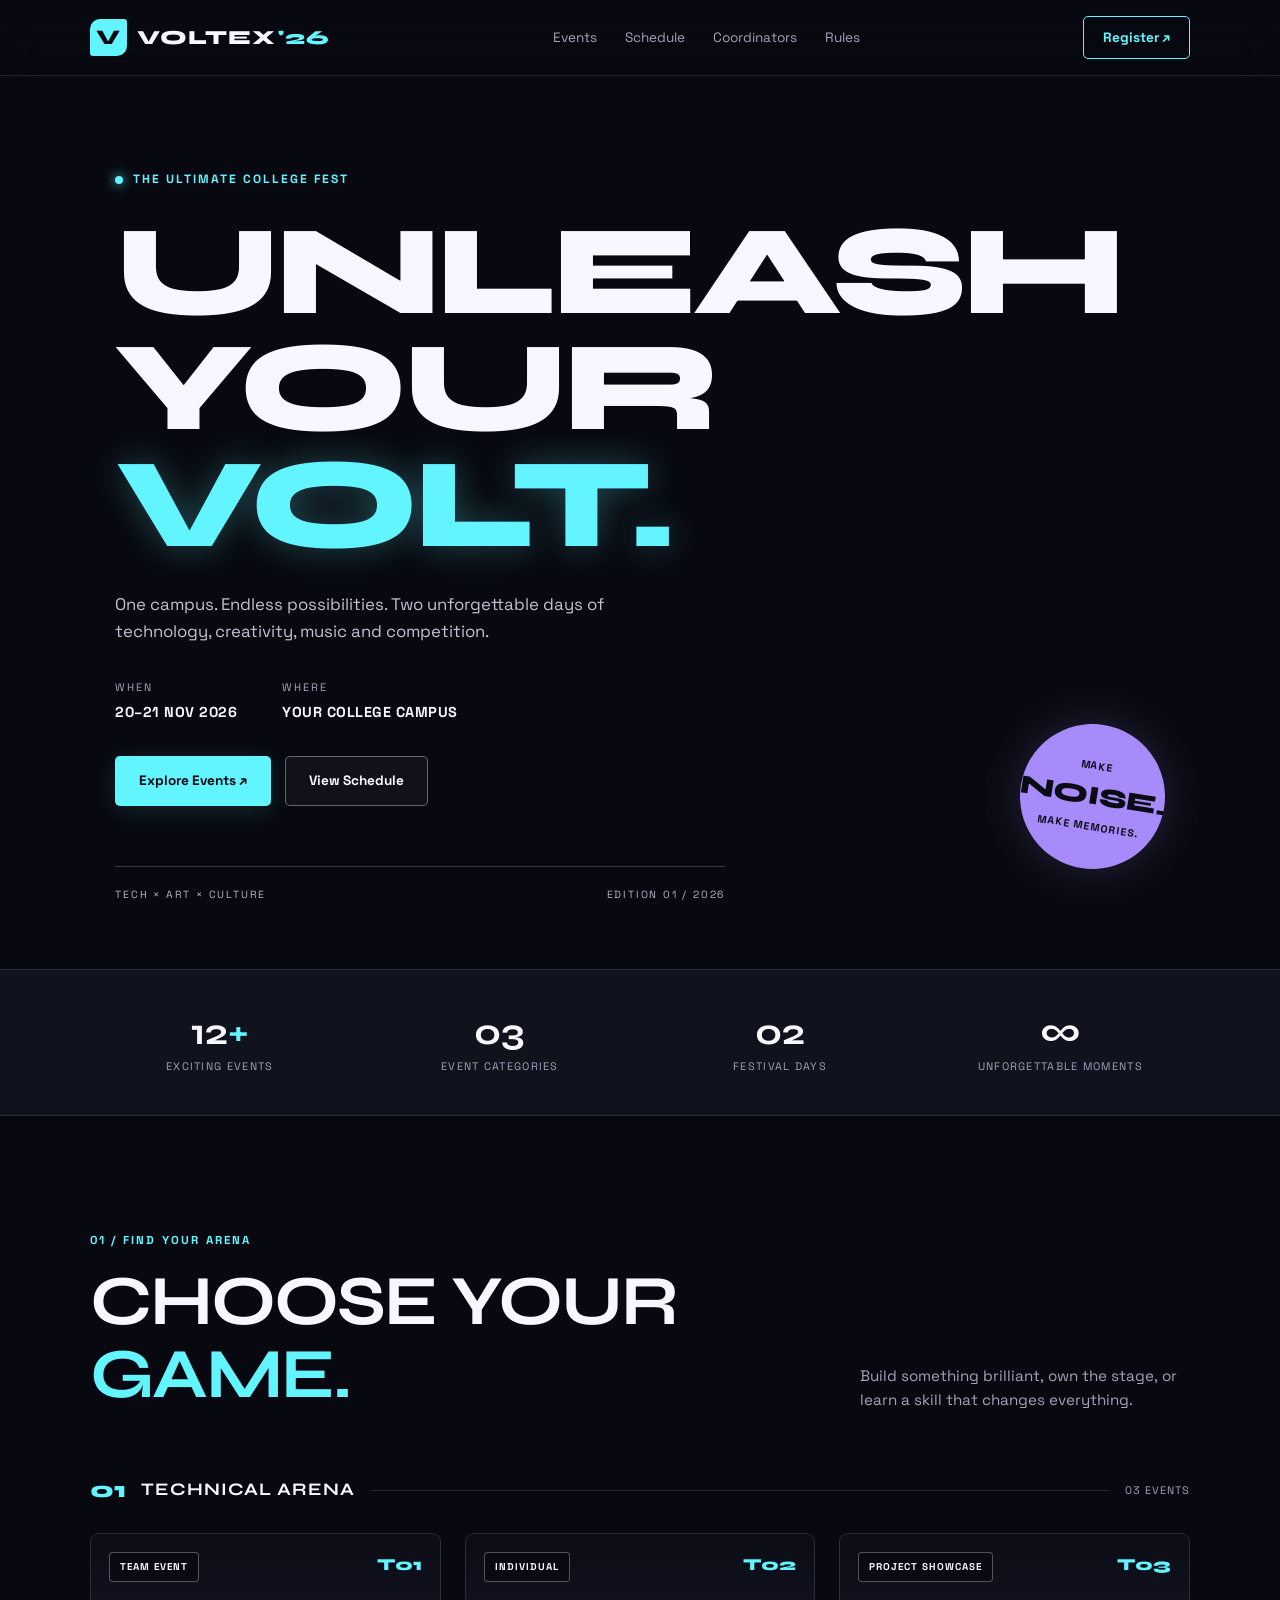
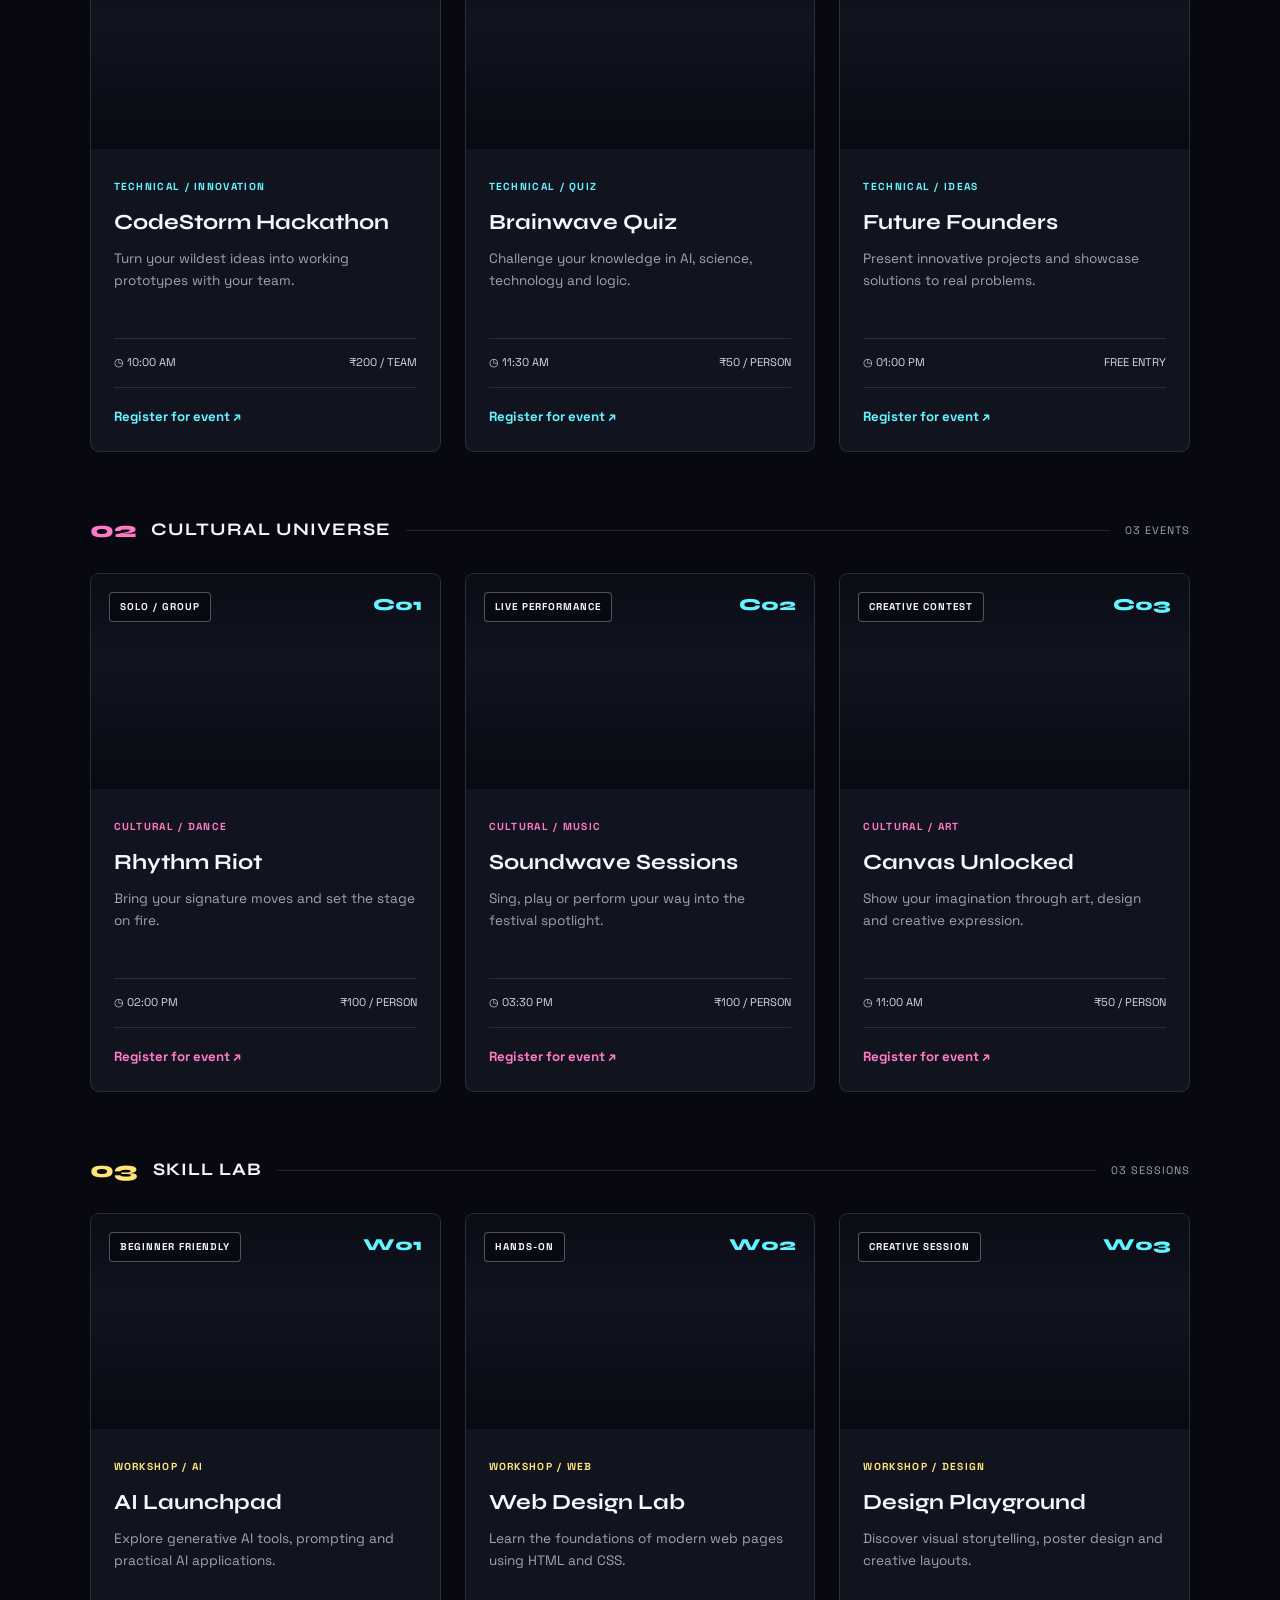
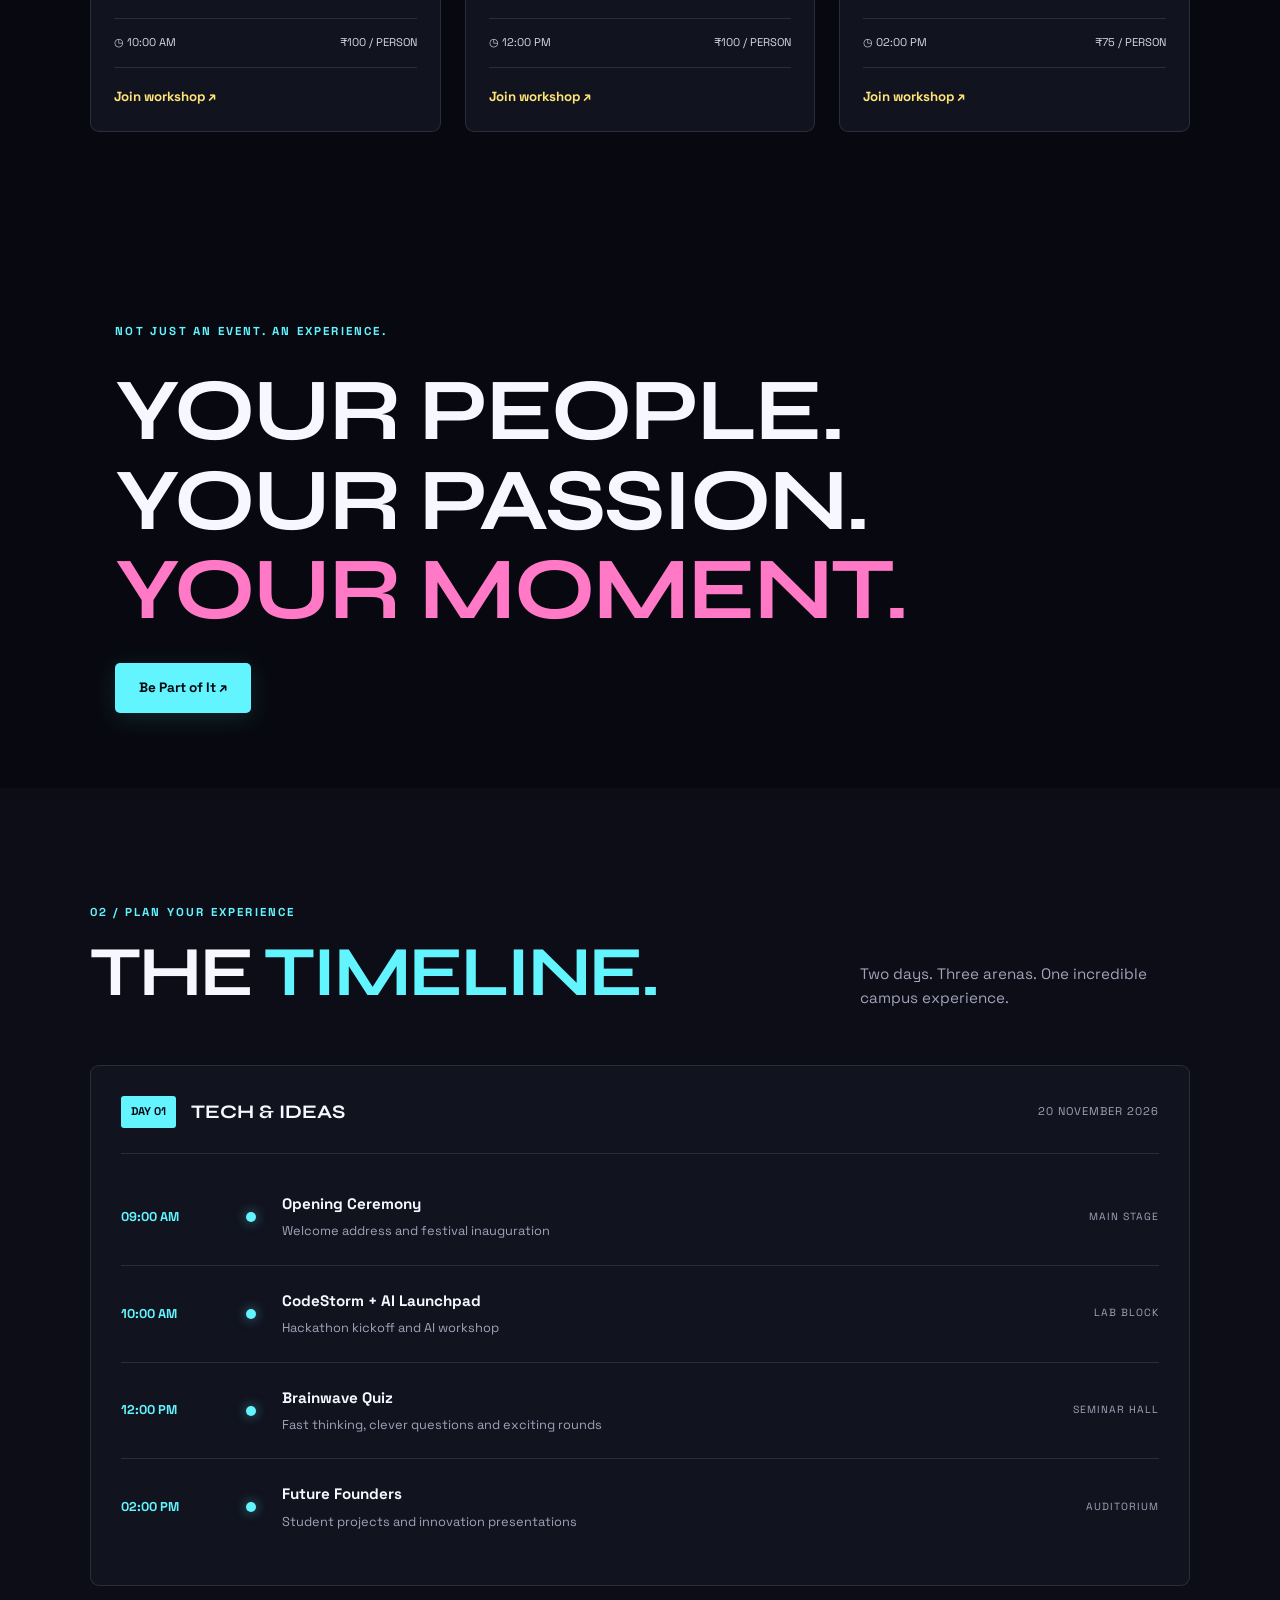
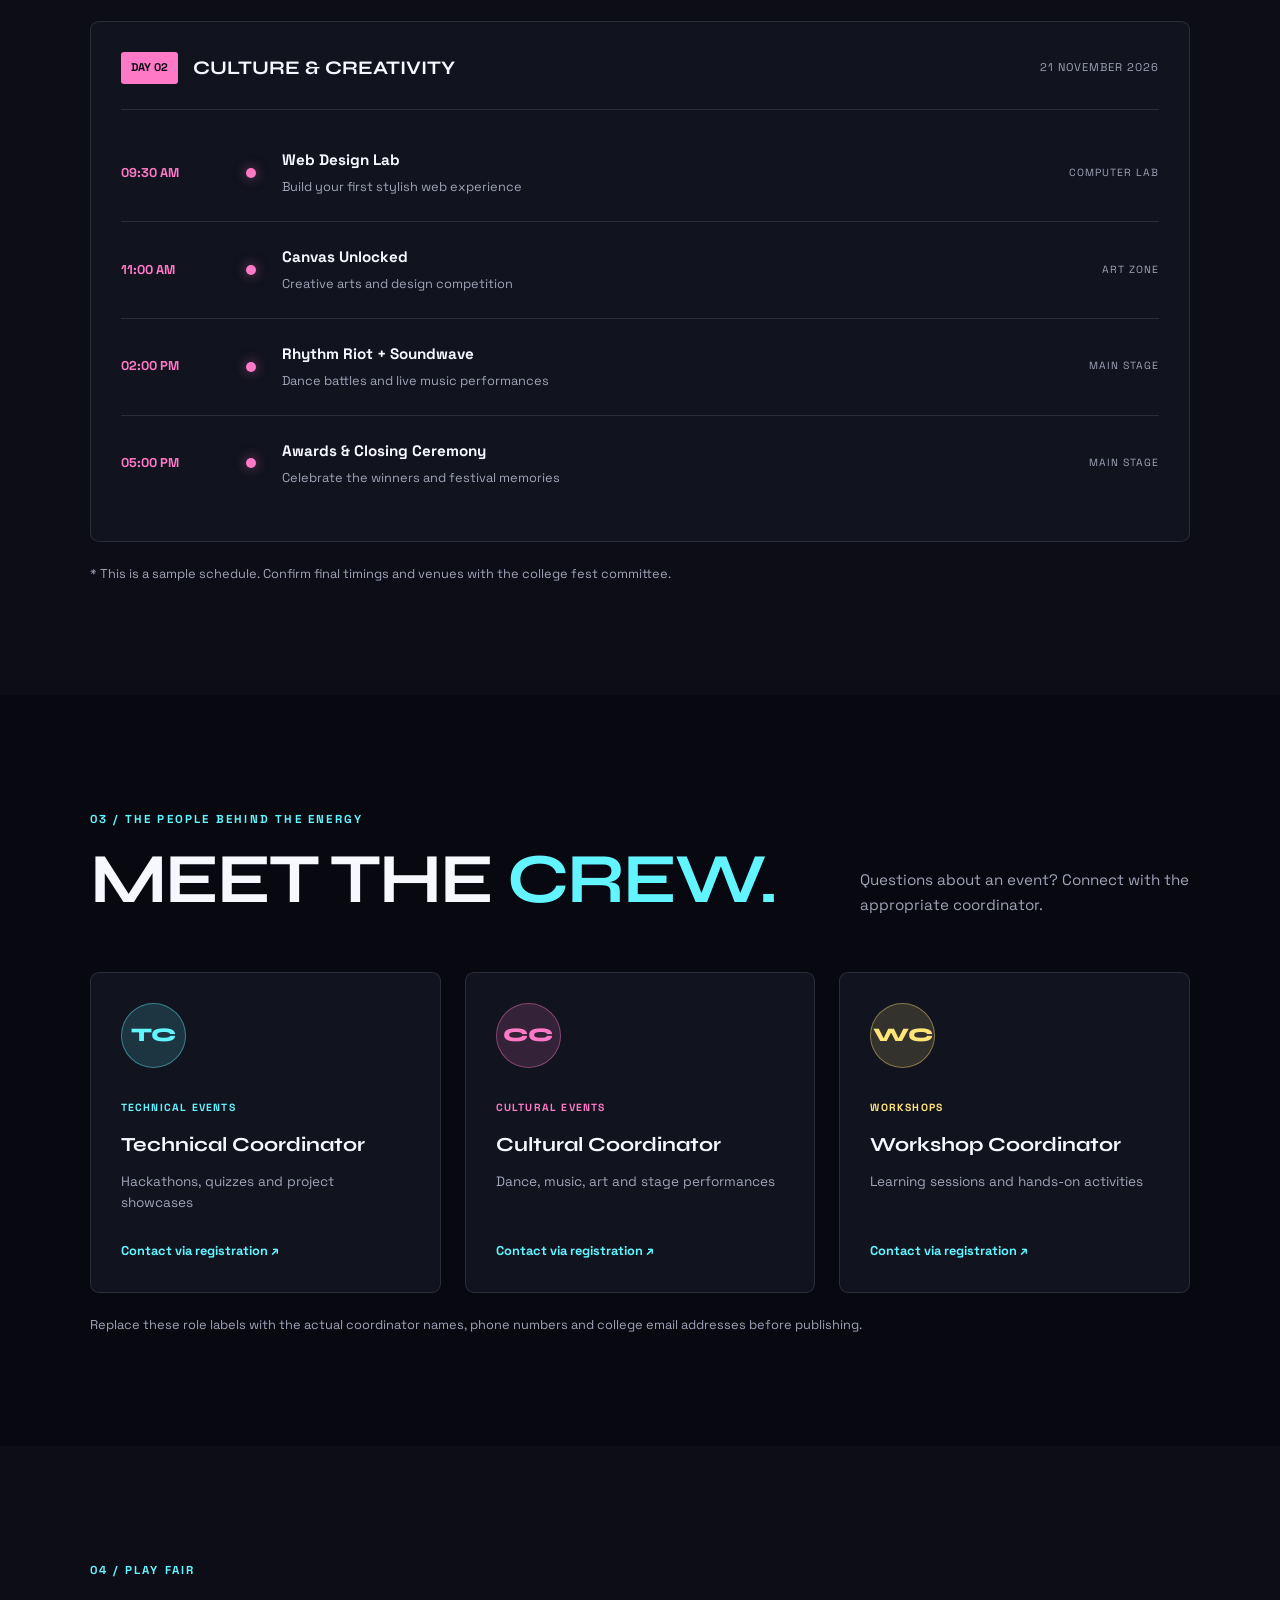
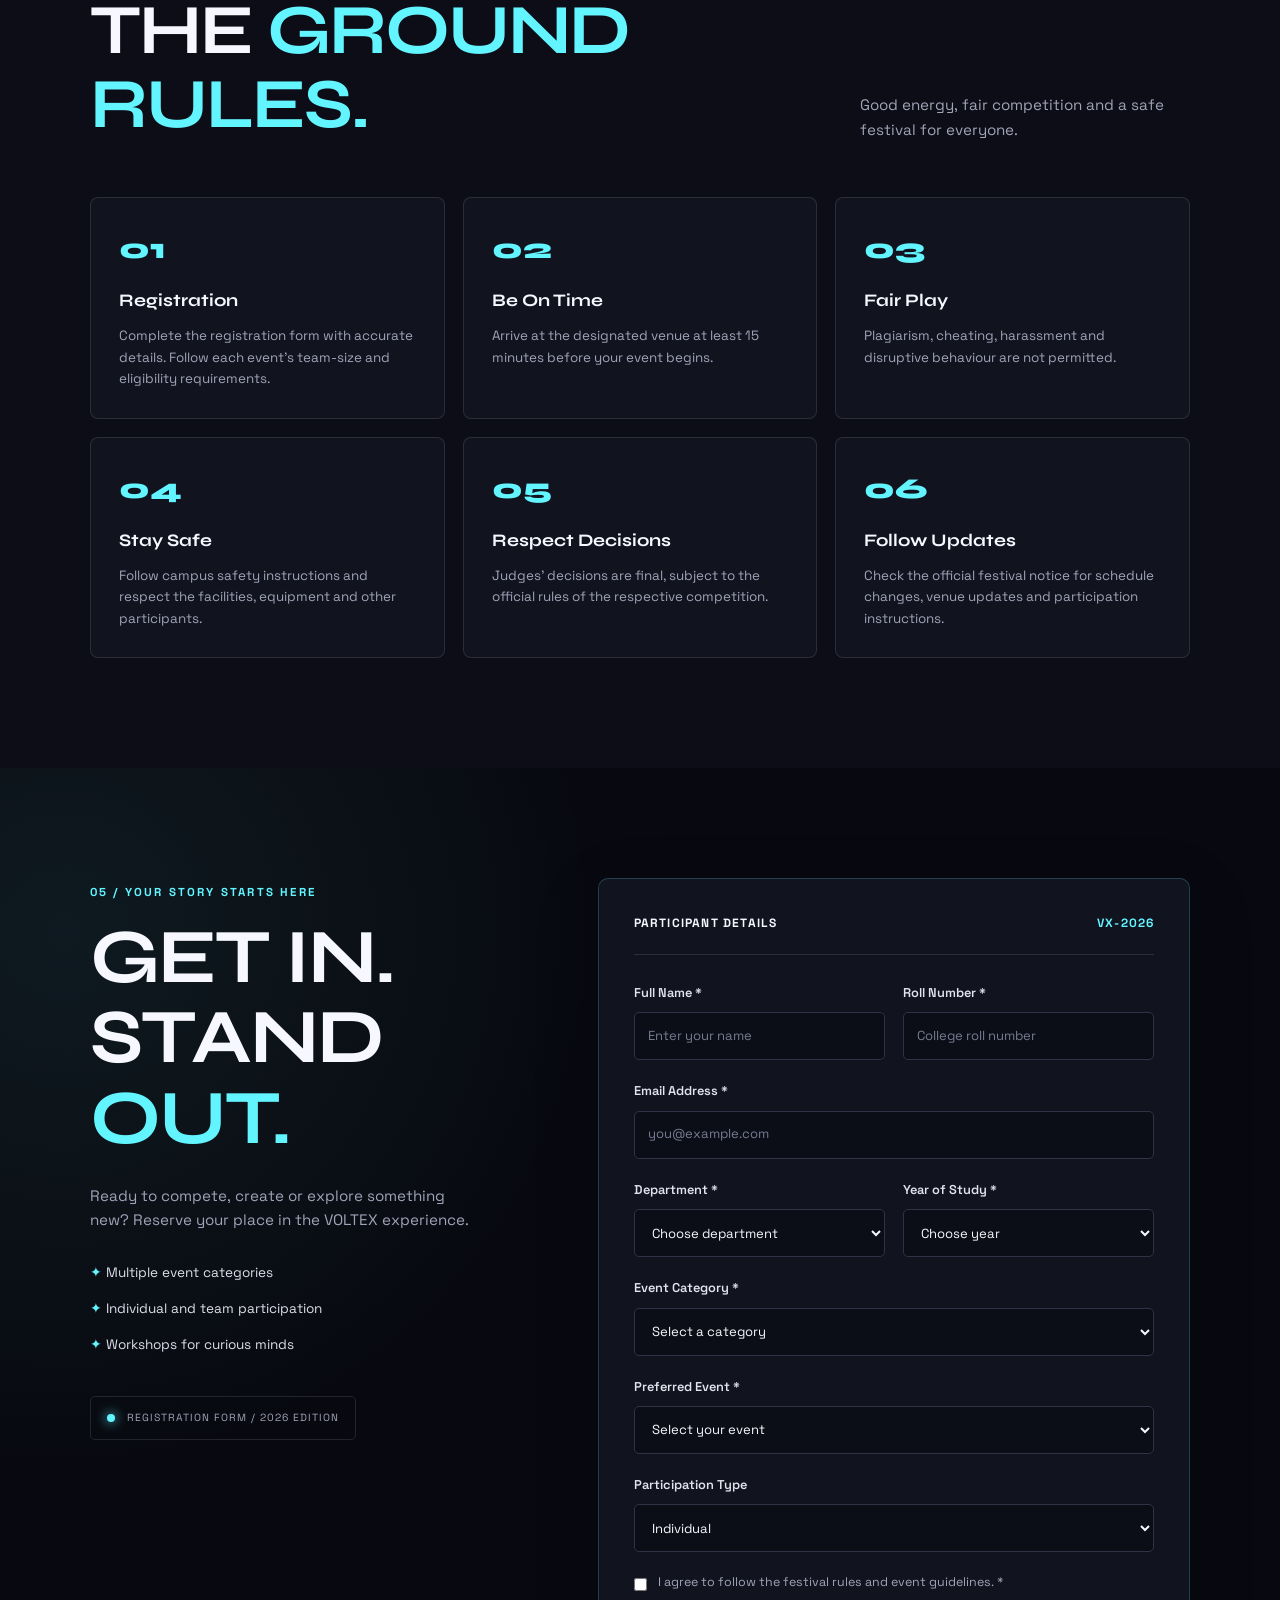
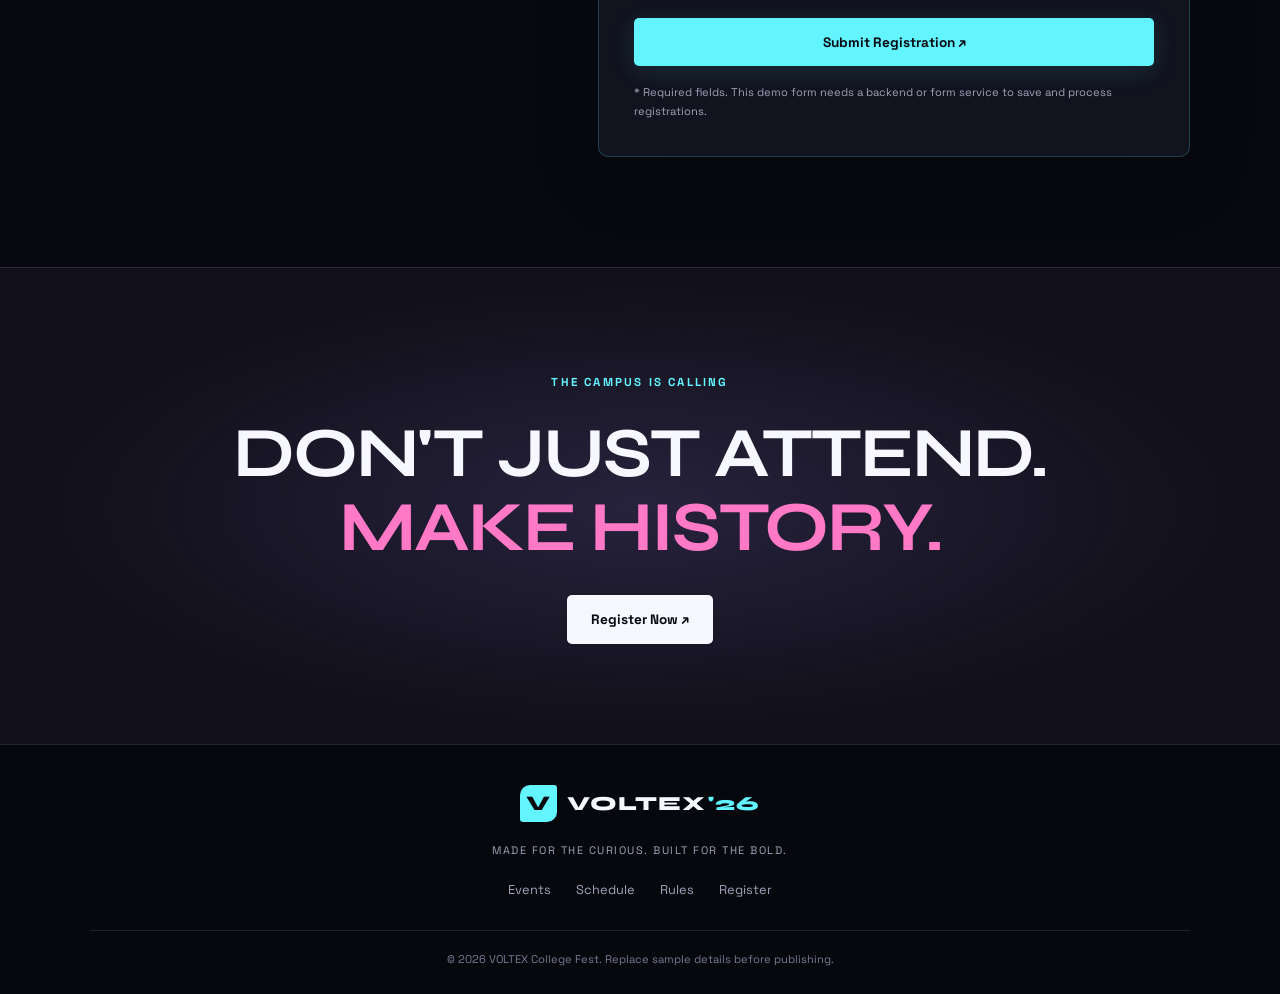
<file: task3/index2.html>
<!DOCTYPE html>
<html lang="en">
<head>
  <meta charset="UTF-8">
  <meta name="viewport" content="width=device-width, initial-scale=1.0">
  <meta name="description" content="Explore technical events, cultural competitions, workshops and more at VOLTEX College Fest 2026.">
  <title>VOLTEX '26 | College Fest</title>
  <link rel="stylesheet" href="style2.css">
  <link rel="preconnect" href="https://fonts.googleapis.com">
  <link rel="preconnect" href="https://fonts.gstatic.com" crossorigin>
  <link href="https://fonts.googleapis.com/css2?family=Space+Grotesk:wght@400;500;600;700&family=Syne:wght@500;600;700;800&display=swap" rel="stylesheet">
</head>

<body>

  <!-- Navigation -->
  <header class="navbar">
    <a href="#home" class="logo">
      <span class="logo-icon">V</span>
      VOLTEX<span class="logo-year">'26</span>
    </a>

    <nav class="nav-links" aria-label="Main navigation">
      <a href="#events">Events</a>
      <a href="#schedule">Schedule</a>
      <a href="#team">Coordinators</a>
      <a href="#rules">Rules</a>
    </nav>

    <a href="#register" class="nav-button">Register ↗</a>
  </header>

  <main>

    <!-- Hero Banner -->
    <section class="hero" id="home">
      <div class="hero-overlay"></div>

      <div class="hero-content">
        <span class="eyebrow">
          <span class="live-dot"></span>
          THE ULTIMATE COLLEGE FEST
        </span>

        <h1>
          UNLEASH<br>
          YOUR <span class="gradient-text">VOLT.</span>
        </h1>

        <p class="hero-description">
          One campus. Endless possibilities.
          Two unforgettable days of technology, creativity,
          music and competition.
        </p>

        <div class="hero-details">
          <div>
            <span class="detail-label">WHEN</span>
            <strong>20–21 NOV 2026</strong>
          </div>
          <div>
            <span class="detail-label">WHERE</span>
            <strong>YOUR COLLEGE CAMPUS</strong>
          </div>
        </div>

        <div class="hero-actions">
          <a href="#events" class="button button-primary">
            Explore Events ↗
          </a>
          <a href="#schedule" class="button button-outline">
            View Schedule
          </a>
        </div>

        <div class="hero-bottom">
          <span>TECH × ART × CULTURE</span>
          <span>EDITION 01 / 2026</span>
        </div>
      </div>

      <div class="hero-sticker">
        <span>MAKE</span>
        <strong>NOISE.</strong>
        <span>MAKE MEMORIES.</span>
      </div>
    </section>

    <!-- Festival Highlights -->
    <section class="stats-strip">
      <div class="stat">
        <strong>12<span>+</span></strong>
        <span>EXCITING EVENTS</span>
      </div>
      <div class="stat">
        <strong>03</strong>
        <span>EVENT CATEGORIES</span>
      </div>
      <div class="stat">
        <strong>02</strong>
        <span>FESTIVAL DAYS</span>
      </div>
      <div class="stat">
        <strong>∞</strong>
        <span>UNFORGETTABLE MOMENTS</span>
      </div>
    </section>

    <!-- Event Categories -->
    <section class="section events-section" id="events">
      <div class="section-heading">
        <div>
          <span class="section-tag">01 / FIND YOUR ARENA</span>
          <h2>CHOOSE YOUR <span class="accent">GAME.</span></h2>
        </div>
        <p>
          Build something brilliant, own the stage,
          or learn a skill that changes everything.
        </p>
      </div>

      <!-- Technical Events -->
      <div class="category-heading">
        <span class="category-number">01</span>
        <h3>TECHNICAL ARENA</h3>
        <span class="category-line"></span>
        <span class="category-count">03 EVENTS</span>
      </div>

      <div class="event-grid">

        <article class="event-card">
          <div class="event-image hackathon-image">
            <span class="event-badge">TEAM EVENT</span>
            <span class="event-number">T01</span>
          </div>
          <div class="event-info">
            <span class="event-type">TECHNICAL / INNOVATION</span>
            <h4>CodeStorm Hackathon</h4>
            <p>Turn your wildest ideas into working prototypes with your team.</p>
            <div class="event-meta">
              <span>◷ 10:00 AM</span>
              <span>₹200 / TEAM</span>
            </div>
            <a href="#register" class="event-link">Register for event ↗</a>
          </div>
        </article>

        <article class="event-card">
          <div class="event-image quiz-image">
            <span class="event-badge">INDIVIDUAL</span>
            <span class="event-number">T02</span>
          </div>
          <div class="event-info">
            <span class="event-type">TECHNICAL / QUIZ</span>
            <h4>Brainwave Quiz</h4>
            <p>Challenge your knowledge in AI, science, technology and logic.</p>
            <div class="event-meta">
              <span>◷ 11:30 AM</span>
              <span>₹50 / PERSON</span>
            </div>
            <a href="#register" class="event-link">Register for event ↗</a>
          </div>
        </article>

        <article class="event-card">
          <div class="event-image project-image">
            <span class="event-badge">PROJECT SHOWCASE</span>
            <span class="event-number">T03</span>
          </div>
          <div class="event-info">
            <span class="event-type">TECHNICAL / IDEAS</span>
            <h4>Future Founders</h4>
            <p>Present innovative projects and showcase solutions to real problems.</p>
            <div class="event-meta">
              <span>◷ 01:00 PM</span>
              <span>FREE ENTRY</span>
            </div>
            <a href="#register" class="event-link">Register for event ↗</a>
          </div>
        </article>

      </div>

      <!-- Cultural Events -->
      <div class="category-heading">
        <span class="category-number pink">02</span>
        <h3>CULTURAL UNIVERSE</h3>
        <span class="category-line"></span>
        <span class="category-count">03 EVENTS</span>
      </div>

      <div class="event-grid">

        <article class="event-card">
          <div class="event-image dance-image">
            <span class="event-badge">SOLO / GROUP</span>
            <span class="event-number">C01</span>
          </div>
          <div class="event-info">
            <span class="event-type pink-text">CULTURAL / DANCE</span>
            <h4>Rhythm Riot</h4>
            <p>Bring your signature moves and set the stage on fire.</p>
            <div class="event-meta">
              <span>◷ 02:00 PM</span>
              <span>₹100 / PERSON</span>
            </div>
            <a href="#register" class="event-link pink-link">Register for event ↗</a>
          </div>
        </article>

        <article class="event-card">
          <div class="event-image music-image">
            <span class="event-badge">LIVE PERFORMANCE</span>
            <span class="event-number">C02</span>
          </div>
          <div class="event-info">
            <span class="event-type pink-text">CULTURAL / MUSIC</span>
            <h4>Soundwave Sessions</h4>
            <p>Sing, play or perform your way into the festival spotlight.</p>
            <div class="event-meta">
              <span>◷ 03:30 PM</span>
              <span>₹100 / PERSON</span>
            </div>
            <a href="#register" class="event-link pink-link">Register for event ↗</a>
          </div>
        </article>

        <article class="event-card">
          <div class="event-image art-image">
            <span class="event-badge">CREATIVE CONTEST</span>
            <span class="event-number">C03</span>
          </div>
          <div class="event-info">
            <span class="event-type pink-text">CULTURAL / ART</span>
            <h4>Canvas Unlocked</h4>
            <p>Show your imagination through art, design and creative expression.</p>
            <div class="event-meta">
              <span>◷ 11:00 AM</span>
              <span>₹50 / PERSON</span>
            </div>
            <a href="#register" class="event-link pink-link">Register for event ↗</a>
          </div>
        </article>

      </div>

      <!-- Workshops -->
      <div class="category-heading">
        <span class="category-number yellow">03</span>
        <h3>SKILL LAB</h3>
        <span class="category-line"></span>
        <span class="category-count">03 SESSIONS</span>
      </div>

      <div class="event-grid">

        <article class="event-card">
          <div class="event-image ai-image">
            <span class="event-badge">BEGINNER FRIENDLY</span>
            <span class="event-number">W01</span>
          </div>
          <div class="event-info">
            <span class="event-type yellow-text">WORKSHOP / AI</span>
            <h4>AI Launchpad</h4>
            <p>Explore generative AI tools, prompting and practical AI applications.</p>
            <div class="event-meta">
              <span>◷ 10:00 AM</span>
              <span>₹100 / PERSON</span>
            </div>
            <a href="#register" class="event-link yellow-link">Join workshop ↗</a>
          </div>
        </article>

        <article class="event-card">
          <div class="event-image web-image">
            <span class="event-badge">HANDS-ON</span>
            <span class="event-number">W02</span>
          </div>
          <div class="event-info">
            <span class="event-type yellow-text">WORKSHOP / WEB</span>
            <h4>Web Design Lab</h4>
            <p>Learn the foundations of modern web pages using HTML and CSS.</p>
            <div class="event-meta">
              <span>◷ 12:00 PM</span>
              <span>₹100 / PERSON</span>
            </div>
            <a href="#register" class="event-link yellow-link">Join workshop ↗</a>
          </div>
        </article>

        <article class="event-card">
          <div class="event-image design-image">
            <span class="event-badge">CREATIVE SESSION</span>
            <span class="event-number">W03</span>
          </div>
          <div class="event-info">
            <span class="event-type yellow-text">WORKSHOP / DESIGN</span>
            <h4>Design Playground</h4>
            <p>Discover visual storytelling, poster design and creative layouts.</p>
            <div class="event-meta">
              <span>◷ 02:00 PM</span>
              <span>₹75 / PERSON</span>
            </div>
            <a href="#register" class="event-link yellow-link">Join workshop ↗</a>
          </div>
        </article>

      </div>
    </section>

    <!-- Full-width Banner -->
    <section class="mid-banner">
      <div class="banner-content">
        <span class="section-tag">NOT JUST AN EVENT. AN EXPERIENCE.</span>
        <h2>YOUR PEOPLE.<br>YOUR PASSION.<br><span>YOUR MOMENT.</span></h2>
        <a href="#register" class="button button-primary">Be Part of It ↗</a>
      </div>
    </section>

    <!-- Schedule -->
    <section class="section schedule-section" id="schedule">
      <div class="section-heading">
        <div>
          <span class="section-tag">02 / PLAN YOUR EXPERIENCE</span>
          <h2>THE <span class="accent">TIMELINE.</span></h2>
        </div>
        <p>Two days. Three arenas. One incredible campus experience.</p>
      </div>

      <div class="schedule-day">
        <div class="day-heading">
          <span>DAY 01</span>
          <h3>TECH & IDEAS</h3>
          <span class="day-date">20 NOVEMBER 2026</span>
        </div>

        <div class="timeline">
          <div class="timeline-item">
            <span class="timeline-time">09:00 AM</span>
            <span class="timeline-dot"></span>
            <div class="timeline-content">
              <h4>Opening Ceremony</h4>
              <p>Welcome address and festival inauguration</p>
            </div>
            <span class="timeline-place">MAIN STAGE</span>
          </div>

          <div class="timeline-item">
            <span class="timeline-time">10:00 AM</span>
            <span class="timeline-dot"></span>
            <div class="timeline-content">
              <h4>CodeStorm + AI Launchpad</h4>
              <p>Hackathon kickoff and AI workshop</p>
            </div>
            <span class="timeline-place">LAB BLOCK</span>
          </div>

          <div class="timeline-item">
            <span class="timeline-time">12:00 PM</span>
            <span class="timeline-dot"></span>
            <div class="timeline-content">
              <h4>Brainwave Quiz</h4>
              <p>Fast thinking, clever questions and exciting rounds</p>
            </div>
            <span class="timeline-place">SEMINAR HALL</span>
          </div>

          <div class="timeline-item">
            <span class="timeline-time">02:00 PM</span>
            <span class="timeline-dot"></span>
            <div class="timeline-content">
              <h4>Future Founders</h4>
              <p>Student projects and innovation presentations</p>
            </div>
            <span class="timeline-place">AUDITORIUM</span>
          </div>
        </div>
      </div>

      <div class="schedule-day second-day">
        <div class="day-heading">
          <span>DAY 02</span>
          <h3>CULTURE & CREATIVITY</h3>
          <span class="day-date">21 NOVEMBER 2026</span>
        </div>

        <div class="timeline">
          <div class="timeline-item">
            <span class="timeline-time">09:30 AM</span>
            <span class="timeline-dot pink-dot"></span>
            <div class="timeline-content">
              <h4>Web Design Lab</h4>
              <p>Build your first stylish web experience</p>
            </div>
            <span class="timeline-place">COMPUTER LAB</span>
          </div>

          <div class="timeline-item">
            <span class="timeline-time">11:00 AM</span>
            <span class="timeline-dot pink-dot"></span>
            <div class="timeline-content">
              <h4>Canvas Unlocked</h4>
              <p>Creative arts and design competition</p>
            </div>
            <span class="timeline-place">ART ZONE</span>
          </div>

          <div class="timeline-item">
            <span class="timeline-time">02:00 PM</span>
            <span class="timeline-dot pink-dot"></span>
            <div class="timeline-content">
              <h4>Rhythm Riot + Soundwave</h4>
              <p>Dance battles and live music performances</p>
            </div>
            <span class="timeline-place">MAIN STAGE</span>
          </div>

          <div class="timeline-item">
            <span class="timeline-time">05:00 PM</span>
            <span class="timeline-dot pink-dot"></span>
            <div class="timeline-content">
              <h4>Awards & Closing Ceremony</h4>
              <p>Celebrate the winners and festival memories</p>
            </div>
            <span class="timeline-place">MAIN STAGE</span>
          </div>
        </div>
      </div>

      <p class="schedule-note">
        * This is a sample schedule. Confirm final timings and venues
        with the college fest committee.
      </p>
    </section>

    <!-- Coordinators -->
    <section class="section team-section" id="team">
      <div class="section-heading">
        <div>
          <span class="section-tag">03 / THE PEOPLE BEHIND THE ENERGY</span>
          <h2>MEET THE <span class="accent">CREW.</span></h2>
        </div>
        <p>Questions about an event? Connect with the appropriate coordinator.</p>
      </div>

      <div class="team-grid">
        <article class="team-card">
          <div class="team-avatar avatar-one">TC</div>
          <span class="team-role">TECHNICAL EVENTS</span>
          <h3>Technical Coordinator</h3>
          <p>Hackathons, quizzes and project showcases</p>
          <a href="#register" class="team-contact">Contact via registration ↗</a>
        </article>

        <article class="team-card">
          <div class="team-avatar avatar-two">CC</div>
          <span class="team-role pink-text">CULTURAL EVENTS</span>
          <h3>Cultural Coordinator</h3>
          <p>Dance, music, art and stage performances</p>
          <a href="#register" class="team-contact">Contact via registration ↗</a>
        </article>

        <article class="team-card">
          <div class="team-avatar avatar-three">WC</div>
          <span class="team-role yellow-text">WORKSHOPS</span>
          <h3>Workshop Coordinator</h3>
          <p>Learning sessions and hands-on activities</p>
          <a href="#register" class="team-contact">Contact via registration ↗</a>
        </article>
      </div>

      <p class="team-note">
        Replace these role labels with the actual coordinator names,
        phone numbers and college email addresses before publishing.
      </p>
    </section>

    <!-- Rules -->
    <section class="section rules-section" id="rules">
      <div class="section-heading">
        <div>
          <span class="section-tag">04 / PLAY FAIR</span>
          <h2>THE <span class="accent">GROUND RULES.</span></h2>
        </div>
        <p>Good energy, fair competition and a safe festival for everyone.</p>
      </div>

      <div class="rules-grid">
        <article class="rule-card">
          <span class="rule-icon">01</span>
          <h3>Registration</h3>
          <p>Complete the registration form with accurate details. Follow each event's team-size and eligibility requirements.</p>
        </article>

        <article class="rule-card">
          <span class="rule-icon">02</span>
          <h3>Be On Time</h3>
          <p>Arrive at the designated venue at least 15 minutes before your event begins.</p>
        </article>

        <article class="rule-card">
          <span class="rule-icon">03</span>
          <h3>Fair Play</h3>
          <p>Plagiarism, cheating, harassment and disruptive behaviour are not permitted.</p>
        </article>

        <article class="rule-card">
          <span class="rule-icon">04</span>
          <h3>Stay Safe</h3>
          <p>Follow campus safety instructions and respect the facilities, equipment and other participants.</p>
        </article>

        <article class="rule-card">
          <span class="rule-icon">05</span>
          <h3>Respect Decisions</h3>
          <p>Judges' decisions are final, subject to the official rules of the respective competition.</p>
        </article>

        <article class="rule-card">
          <span class="rule-icon">06</span>
          <h3>Follow Updates</h3>
          <p>Check the official festival notice for schedule changes, venue updates and participation instructions.</p>
        </article>
      </div>
    </section>

    <!-- Registration Form -->
    <section class="section register-section" id="register">
      <div class="registration-layout">
        <div class="registration-copy">
          <span class="section-tag">05 / YOUR STORY STARTS HERE</span>
          <h2>GET IN.<br>STAND <span class="accent">OUT.</span></h2>
          <p>
            Ready to compete, create or explore something new?
            Reserve your place in the VOLTEX experience.
          </p>

          <div class="registration-points">
            <span>✦ Multiple event categories</span>
            <span>✦ Individual and team participation</span>
            <span>✦ Workshops for curious minds</span>
          </div>

          <div class="registration-callout">
            <span class="live-dot"></span>
            <span>REGISTRATION FORM / 2026 EDITION</span>
          </div>
        </div>

        <form class="registration-form" action="#" method="post">
          <div class="form-heading">
            <span>PARTICIPANT DETAILS</span>
            <span class="form-code">VX-2026</span>
          </div>

          <div class="form-row">
            <div class="form-group">
              <label for="full-name">Full Name *</label>
              <input type="text" id="full-name" name="full_name"
                     placeholder="Enter your name" autocomplete="name" required>
            </div>

            <div class="form-group">
              <label for="roll-number">Roll Number *</label>
              <input type="text" id="roll-number" name="roll_number"
                     placeholder="College roll number" required>
            </div>
          </div>

          <div class="form-group">
            <label for="email">Email Address *</label>
            <input type="email" id="email" name="email"
                   placeholder="you@example.com" autocomplete="email" required>
          </div>

          <div class="form-row">
            <div class="form-group">
              <label for="department">Department *</label>
              <select id="department" name="department" required>
                <option value="">Choose department</option>
                <option>CSE</option>
                <option>CSE - AI/ML</option>
                <option>ECE</option>
                <option>EEE</option>
                <option>Mechanical</option>
                <option>Civil</option>
                <option>Other</option>
              </select>
            </div>

            <div class="form-group">
              <label for="year">Year of Study *</label>
              <select id="year" name="year" required>
                <option value="">Choose year</option>
                <option>1st Year</option>
                <option>2nd Year</option>
                <option>3rd Year</option>
                <option>4th Year</option>
              </select>
            </div>
          </div>

          <div class="form-group">
            <label for="category">Event Category *</label>
            <select id="category" name="category" required>
              <option value="">Select a category</option>
              <option>Technical Events</option>
              <option>Cultural Competitions</option>
              <option>Workshops</option>
            </select>
          </div>

          <div class="form-group">
            <label for="event-choice">Preferred Event *</label>
            <select id="event-choice" name="event" required>
              <option value="">Select your event</option>
              <option>CodeStorm Hackathon</option>
              <option>Brainwave Quiz</option>
              <option>Future Founders</option>
              <option>Rhythm Riot</option>
              <option>Soundwave Sessions</option>
              <option>Canvas Unlocked</option>
              <option>AI Launchpad</option>
              <option>Web Design Lab</option>
              <option>Design Playground</option>
            </select>
          </div>

          <div class="form-group">
            <label for="participation">Participation Type</label>
            <select id="participation" name="participation">
              <option>Individual</option>
              <option>Team</option>
            </select>
          </div>

          <label class="terms-check">
            <input type="checkbox" name="agree" required>
            <span>I agree to follow the festival rules and event guidelines. *</span>
          </label>

          <button type="submit" class="button button-primary submit-button">
            Submit Registration ↗
          </button>

          <p class="form-note">
            * Required fields. This demo form needs a backend or form service
            to save and process registrations.
          </p>
        </form>
      </div>
    </section>

    <!-- Final CTA -->
    <section class="final-cta">
      <span class="section-tag">THE CAMPUS IS CALLING</span>
      <h2>DON'T JUST ATTEND.<br><span>MAKE HISTORY.</span></h2>
      <a href="#register" class="button button-light">Register Now ↗</a>
    </section>

  </main>

  <!-- Footer -->
  <footer class="footer">
    <a href="#home" class="logo">
      <span class="logo-icon">V</span>
      VOLTEX<span class="logo-year">'26</span>
    </a>

    <p>MADE FOR THE CURIOUS. BUILT FOR THE BOLD.</p>

    <div class="footer-links">
      <a href="#events">Events</a>
      <a href="#schedule">Schedule</a>
      <a href="#rules">Rules</a>
      <a href="#register">Register</a>
    </div>

    <p class="copyright">
      © 2026 VOLTEX College Fest. Replace sample details before publishing.
    </p>
  </footer>

</body>
</html>
</file>
<file: style.css>
/* =====================================
   HERITAGE TRAILS - MAIN STYLESHEET
   ===================================== */

@import url('https://fonts.googleapis.com/css2?family=DM+Sans:wght@400;500;600;700&family=Playfair+Display:ital,wght@0,500;0,600;0,700;1,500;1,600&display=swap');

:root {
    --cream: #f7f3eb;
    --white: #fffdf8;
    --green: #183d32;
    --green-light: #315849;
    --orange: #bd6544;
    --gold: #c8a56b;
    --text: #27362f;
    --muted: #77796f;
    --line: #ded9ce;
}

* {
    margin: 0;
    padding: 0;
    box-sizing: border-box;
    scroll-behavior: smooth;
}

body {
    background: var(--cream);
    color: var(--text);
    font-family: 'DM Sans', sans-serif;
    line-height: 1.7;
}

a {
    text-decoration: none;
    color: inherit;
}

img {
    max-width: 100%;
    display: block;
}

::selection {
    background: var(--green);
    color: white;
}

/* NAVIGATION */

.navbar {
    min-height: 82px;
    padding: 18px 7%;
    display: flex;
    align-items: center;
    justify-content: space-between;
    gap: 25px;
    background: var(--white);
    border-bottom: 1px solid var(--line);
}

.logo {
    font-size: 17px;
    font-weight: 700;
    letter-spacing: 1.5px;
    white-space: nowrap;
}

.logo > span:last-child {
    color: var(--orange);
    margin-left: 5px;
}

.logo-icon {
    color: var(--orange);
    margin-right: 7px;
}

.nav-links {
    display: flex;
    align-items: center;
    gap: 27px;
}

.nav-links a {
    color: #50564e;
    font-size: 13px;
    transition: color 0.3s;
}

.nav-links a:hover,
.footer-links a:hover {
    color: var(--orange);
}

.nav-button,
.outline-btn {
    border: 1px solid var(--green);
    padding: 11px 18px;
    font-size: 12px;
    font-weight: 600;
    transition: 0.3s;
}

.nav-button:hover,
.outline-btn:hover {
    background: var(--green);
    color: white;
}

/* COMMON STYLES */

.section-pad {
    padding: 100px 8%;
}

.eyebrow {
    color: var(--orange);
    font-size: 10px;
    font-weight: 700;
    letter-spacing: 2.5px;
    margin-bottom: 17px;
}

h1, h2, h3 {
    line-height: 1.2;
}

h1, h2 {
    font-family: 'Playfair Display', Georgia, serif;
}

h2 {
    font-size: clamp(32px, 4vw, 48px);
    font-weight: 500;
    letter-spacing: -1px;
}

h2 em,
h1 em {
    color: var(--orange);
    font-weight: 500;
}

.section-heading {
    display: flex;
    justify-content: space-between;
    align-items: end;
    gap: 25px;
    margin-bottom: 42px;
}

.section-heading > p {
    color: var(--muted);
    font-size: 13px;
}

.outline-btn {
    display: inline-block;
    white-space: nowrap;
}

/* HERO */

.hero {
    min-height: 650px;
    display: grid;
    grid-template-columns: 1fr 0.9fr;
    gap: 45px;
    align-items: center;
    padding: 70px 8% 90px;
    background:
        radial-gradient(ellipse at top left, #e8e6d7, transparent 55%),
        var(--cream);
    position: relative;
    overflow: hidden;
}

.hero-content {
    animation: rise 0.8s ease both;
}

.hero h1 {
    font-size: clamp(55px, 7vw, 85px);
    line-height: 1.07;
    letter-spacing: -2.5px;
    margin-bottom: 25px;
}

.hero-description {
    max-width: 450px;
    color: #686e65;
    font-size: 14px;
    line-height: 1.9;
}

.hero-buttons {
    display: flex;
    flex-wrap: wrap;
    gap: 22px;
    align-items: center;
    margin: 32px 0 50px;
}

.primary-btn {
    display: inline-block;
    background: var(--green);
    color: white;
    padding: 15px 22px;
    font-size: 12px;
    font-weight: 600;
    transition: background 0.3s, transform 0.3s;
}

.primary-btn:hover {
    background: var(--orange);
    transform: translateY(-3px);
}

.text-btn {
    font-size: 12px;
    font-weight: 600;
    border-bottom: 1px solid var(--gold);
    padding-bottom: 5px;
}

.hero-stats {
    display: flex;
    gap: 35px;
    border-top: 1px solid var(--line);
    padding-top: 25px;
}

.hero-stats h3 {
    color: var(--green);
    font-size: 23px;
}

.hero-stats p {
    font-size: 10px;
    color: var(--muted);
    margin-top: 5px;
}

.hero-visual {
    height: 480px;
    position: relative;
    padding: 0 0 25px 25px;
}

.hero-image {
    height: 100%;
    background:
        linear-gradient(to top, rgba(15, 30, 24, 0.35), transparent 50%),
        url('https://images.unsplash.com/photo-1600100397608-f0104d4b9b3d?auto=format&fit=crop&w=1100&q=85')
        center / cover;
    border-radius: 150px 150px 5px 5px;
    box-shadow: -18px 18px 0 #e8ddc8;
}

.image-label {
    position: absolute;
    bottom: 45px;
    left: 50px;
    color: white;
}

.image-label span {
    font-size: 9px;
    letter-spacing: 2px;
}

.image-label h3 {
    font-family: 'Playfair Display', serif;
    font-size: 22px;
    margin: 9px 0;
}

.image-label p {
    font-size: 12px;
}

.round-stamp {
    position: absolute;
    top: 30px;
    right: -20px;
    width: 94px;
    height: 94px;
    background: var(--orange);
    color: white;
    border-radius: 50%;
    display: grid;
    place-content: center;
    text-align: center;
    font-size: 10px;
    letter-spacing: 2px;
    line-height: 1.7;
    transform: rotate(10deg);
}

.hero-bottom {
    position: absolute;
    bottom: 20px;
    left: 8%;
    font-size: 9px;
    letter-spacing: 2px;
    color: var(--muted);
}

@keyframes rise {
    from {
        opacity: 0;
        transform: translateY(20px);
    }
    to {
        opacity: 1;
        transform: translateY(0);
    }
}

/* REGIONS */

.regions {
    background: var(--green);
    color: white;
}

.regions .section-heading > p {
    color: #c4d0c7;
}

.regions .eyebrow {
    color: #d5b77e;
}

.regions h2 em {
    color: #d5b77e;
}

.region-grid {
    display: grid;
    grid-template-columns: repeat(4, 1fr);
    gap: 13px;
}

.region-card {
    min-height: 220px;
    padding: 23px;
    display: flex;
    flex-direction: column;
    justify-content: space-between;
    border: 1px solid rgba(255,255,255,0.22);
    background: rgba(255,255,255,0.035);
    transition: 0.3s;
}

.region-card:hover {
    background: #315849;
    transform: translateY(-6px);
}

.region-card > span {
    color: #d5b77e;
    font-size: 11px;
}

.region-card h3 {
    font-family: 'Playfair Display', serif;
    font-size: 22px;
    margin-bottom: 9px;
}

.region-card p {
    color: #d1d9d1;
    font-size: 11px;
}

.region-card b {
    align-self: end;
    font-size: 20px;
    font-weight: 400;
}

/* DESTINATION CARDS */

.destination-grid {
    display: grid;
    grid-template-columns: repeat(2, 1fr);
    gap: 28px;
}

.destination-card {
    background: var(--white);
    border: 1px solid var(--line);
    overflow: hidden;
    transition: transform 0.3s, box-shadow 0.3s;
}

.destination-card:hover {
    transform: translateY(-6px);
    box-shadow: 0 15px 35px rgba(40, 48, 39, 0.09);
}

.destination-image {
    height: 280px;
    background-size: cover;
    background-position: center;
    transition: transform 0.5s;
}

.destination-card:hover .destination-image {
    background-size: auto, cover;
}

.taj {
    background-image: url('https://images.unsplash.com/photo-1564507592333-c60657eea523?auto=format&fit=crop&w=1000&q=80');
}

.hampi {
    background-image: url('https://images.unsplash.com/photo-1600100397608-f0104d4b9b3d?auto=format&fit=crop&w=1000&q=80');
}

.jaipur {
    background-image: url('https://images.unsplash.com/photo-1599661046827-dacff0c0f09a?auto=format&fit=crop&w=1000&q=80');
}

.konark {
    background-image: url('https://images.unsplash.com/photo-1606293926075-69a00dbfde81?auto=format&fit=crop&w=1000&q=80');
}

.card-info {
    padding: 25px;
}

.card-meta {
    display: flex;
    justify-content: space-between;
    gap: 10px;
    color: var(--orange);
    font-size: 9px;
    letter-spacing: 1.4px;
    font-weight: 700;
}

.card-info h3 {
    font-family: 'Playfair Display', serif;
    font-size: 29px;
    margin-top: 14px;
}

.card-info > p:not(.card-description) {
    color: var(--muted);
    font-size: 12px;
    margin: 5px 0 15px;
}

.card-description {
    color: #656a61;
    font-size: 13px;
    line-height: 1.8;
    min-height: 48px;
}

.card-info > a {
    display: inline-block;
    color: var(--green);
    font-size: 12px;
    font-weight: 700;
    margin-top: 22px;
    border-bottom: 1px solid var(--gold);
    padding-bottom: 5px;
}

/* CULTURE */

.culture-section {
    background: #eee7d9;
    display: grid;
    grid-template-columns: 0.8fr 1.2fr;
    gap: 75px;
    align-items: center;
}

.culture-intro h2 {
    font-size: clamp(40px, 5vw, 58px);
    margin-bottom: 23px;
}

.culture-intro > p:not(.eyebrow) {
    color: #6c7067;
    font-size: 13px;
    line-height: 1.9;
    margin-bottom: 27px;
}

.festival-list {
    display: flex;
    flex-direction: column;
}

.festival-item {
    display: grid;
    grid-template-columns: 25px 105px 1fr 20px;
    align-items: center;
    gap: 20px;
    padding: 20px 0;
    border-bottom: 1px solid #d6cdbd;
}

.festival-number {
    color: var(--orange);
    font-size: 10px;
}

.festival-photo {
    height: 105px;
    background-position: center;
    background-size: cover;
}

.diwali {
    background-image: url('https://images.unsplash.com/photo-1605379399642-870262d3d051?auto=format&fit=crop&w=400&q=80');
}

.holi {
    background-image: url('https://images.unsplash.com/photo-1492684223066-81342ee5ff30?auto=format&fit=crop&w=400&q=80');
}

.onam {
    background-image: url('https://images.unsplash.com/photo-1517457373958-b7bdd4587205?auto=format&fit=crop&w=400&q=80');
}

.festival-info span,
.food-info span {
    color: var(--orange);
    font-size: 9px;
    letter-spacing: 1.5px;
}

.festival-info h3 {
    font-family: 'Playfair Display', serif;
    font-size: 25px;
    margin: 6px 0;
}

.festival-info p {
    font-size: 11px;
    color: var(--muted);
}

.festival-arrow {
    font-size: 19px;
}

/* CUISINE */

.cuisine-grid {
    display: grid;
    grid-template-columns: repeat(3, 1fr);
    gap: 22px;
}

.food-card {
    background: var(--white);
    border: 1px solid var(--line);
    overflow: hidden;
    transition: transform 0.3s;
}

.food-card:hover {
    transform: translateY(-5px);
}

.food-image {
    height: 235px;
    background-size: cover;
    background-position: center;
}

.biryani {
    background-image: url('https://images.unsplash.com/photo-1563379091339-03246963d96c?auto=format&fit=crop&w=800&q=80');
}

.dosa {
    background-image: url('https://images.unsplash.com/photo-1668236543090-82eba5ee5976?auto=format&fit=crop&w=800&q=80');
}

.rajasthani {
    background-image: url('https://images.unsplash.com/photo-1547592180-85f173990554?auto=format&fit=crop&w=800&q=80');
}

.food-info {
    padding: 23px;
}

.food-info h3 {
    font-family: 'Playfair Display', serif;
    font-size: 23px;
    margin: 10px 0;
}

.food-info p {
    font-size: 12px;
    color: var(--muted);
    line-height: 1.8;
}

/* TRAVEL TIPS */

.travel-tips {
    background: var(--green);
    color: white;
}

.tips-heading {
    max-width: 620px;
    margin-bottom: 45px;
}

.tips-heading .eyebrow {
    color: #d5b77e;
}

.tips-heading h2 em {
    color: #d5b77e;
}

.tips-heading > p:last-child {
    color: #d1d9d1;
    font-size: 13px;
    max-width: 410px;
    margin-top: 20px;
}

.tips-grid {
    display: grid;
    grid-template-columns: repeat(4, 1fr);
    gap: 14px;
}

.tip-card {
    padding: 27px 22px;
    border: 1px solid rgba(255,255,255,0.2);
    transition: background 0.3s, transform 0.3s;
}

.tip-card:hover {
    background: var(--green-light);
    transform: translateY(-5px);
}

.tip-icon {
    color: #d5b77e;
    font-size: 27px;
}

.tip-card h3 {
    font-family: 'Playfair Display', serif;
    font-size: 21px;
    margin: 22px 0 12px;
}

.tip-card p {
    font-size: 12px;
    color: #d1d9d1;
    line-height: 1.8;
}

/* GALLERY */

.gallery-grid {
    display: grid;
    grid-template-columns: 1.2fr 1fr 1fr;
    grid-template-rows: 210px 210px;
    gap: 15px;
}

.gallery-item {
    position: relative;
    background-size: cover;
    background-position: center;
    overflow: hidden;
    transition: filter 0.3s;
}

.gallery-item:hover {
    filter: brightness(1.12);
}

.gallery-item::after {
    content: "";
    position: absolute;
    inset: 35% 0 0;
    background: linear-gradient(transparent, rgba(13, 28, 21, 0.8));
}

.gallery-item span {
    position: absolute;
    bottom: 18px;
    left: 18px;
    z-index: 1;
    color: white;
    font-size: 10px;
    letter-spacing: 1px;
}

.gallery-one {
    grid-row: span 2;
    background-image: url('https://images.unsplash.com/photo-1564507592333-c60657eea523?auto=format&fit=crop&w=900&q=80');
}

.gallery-two {
    background-image: url('https://images.unsplash.com/photo-1606293926075-69a00dbfde81?auto=format&fit=crop&w=700&q=80');
}

.gallery-three {
    background-image: url('https://images.unsplash.com/photo-1492684223066-81342ee5ff30?auto=format&fit=crop&w=700&q=80');
}

.gallery-four {
    background-image: url('https://images.unsplash.com/photo-1500530855697-b586d89ba3ee?auto=format&fit=crop&w=700&q=80');
}

.gallery-five {
    background-image: url('https://images.unsplash.com/photo-1600100397608-f0104d4b9b3d?auto=format&fit=crop&w=700&q=80');
}

/* CLOSING BANNER */

.closing-banner {
    text-align: center;
    padding: 95px 20px;
    background:
        radial-gradient(ellipse at center, #e9dfcc, transparent 75%),
        var(--cream);
}

.closing-banner h2 {
    font-size: clamp(48px, 7vw, 75px);
    margin-bottom: 18px;
}

.closing-banner > p:not(.eyebrow) {
    color: var(--muted);
    font-size: 13px;
    margin-bottom: 30px;
}

/* FOOTER */

.footer {
    background: #102b23;
    color: white;
    padding: 45px 8% 25px;
    text-align: center;
}

.footer .logo {
    display: inline-block;
}

.footer .logo > span:last-child {
    color: #d5b77e;
}

.footer > p {
    color: #c4d0c7;
    font-size: 12px;
    margin: 17px 0;
}

.footer-links {
    display: flex;
    justify-content: center;
    flex-wrap: wrap;
    gap: 25px;
    margin: 25px 0;
}

.footer-links a {
    font-size: 11px;
    color: #d1d9d1;
}

.footer .copyright {
    border-top: 1px solid rgba(255,255,255,0.15);
    padding-top: 22px;
    margin-top: 30px;
    font-size: 10px;
}

/* TABLET RESPONSIVENESS */

@media (max-width: 1000px) {
    .navbar {
        flex-wrap: wrap;
        justify-content: center;
    }

    .nav-links {
        order: 3;
        width: 100%;
        justify-content: center;
        flex-wrap: wrap;
        gap: 20px;
    }

    .hero {
        gap: 25px;
        padding-left: 6%;
        padding-right: 6%;
    }

    .hero-visual {
        height: 400px;
    }

    .region-grid,
    .tips-grid {
        grid-template-columns: repeat(2, 1fr);
    }

    .culture-section {
        gap: 35px;
    }

    .section-pad {
        padding: 75px 6%;
    }
}

/* MOBILE RESPONSIVENESS */

@media (max-width: 650px) {
    .navbar {
        padding: 18px 5%;
        gap: 15px;
    }

    .nav-links {
        gap: 12px 18px;
    }

    .nav-links a {
        font-size: 11px;
    }

    .nav-button {
        display: none;
    }

    .hero {
        grid-template-columns: 1fr;
        padding: 55px 6% 75px;
    }

    .hero h1 {
        font-size: 57px;
    }

    .hero-visual {
        height: 350px;
        margin: 10px 10px 0 0;
    }

    .round-stamp {
        right: -15px;
        width: 75px;
        height: 75px;
    }

    .hero-stats {
        gap: 18px;
        justify-content: space-between;
    }

    .hero-stats h3 {
        font-size: 19px;
    }

    .hero-stats p {
        font-size: 9px;
    }

    .hero-bottom {
        font-size: 7px;
        left: 6%;
    }

    .section-pad {
        padding: 65px 6%;
    }

    .section-heading {
        align-items: flex-start;
        flex-direction: column;
        gap: 15px;
    }

    .region-grid,
    .destination-grid,
    .cuisine-grid,
    .tips-grid {
        grid-template-columns: 1fr;
    }

    .region-card {
        min-height: 170px;
    }

    .destination-image {
        height: 230px;
    }

    .culture-section {
        grid-template-columns: 1fr;
        gap: 35px;
    }

    .festival-item {
        grid-template-columns: 18px 80px 1fr 15px;
        gap: 12px;
    }

    .festival-photo {
        height: 85px;
    }

    .festival-info h3 {
        font-size: 21px;
    }

    .festival-info span {
        font-size: 8px;
    }

    .festival-info p {
        font-size: 10px;
    }

    .food-image {
        height: 220px;
    }

    .gallery-grid {
        grid-template-columns: 1fr 1fr;
        grid-template-rows: repeat(3, 170px);
    }

    .gallery-one {
        grid-row: span 2;
    }

    .gallery-item span {
        font-size: 9px;
        left: 10px;
        bottom: 12px;
    }

    .closing-banner {
        padding: 70px 20px;
    }

    .footer-links {
        gap: 15px;
    }
}

/* ACCESSIBILITY */

@media (prefers-reduced-motion: reduce) {
    *,
    *::before,
    *::after {
        scroll-behavior: auto !important;
        animation: none !important;
        transition: none !important;
    }
}
</file>
<file: task2/style1.css>
/* ==========================================
   WILDPEAK - ADVENTURE & TREKKING WEBSITE
   ========================================== */

@import url('https://fonts.googleapis.com/css2?family=Barlow+Condensed:wght@500;600;700;800&family=DM+Sans:wght@400;500;600;700&display=swap');

:root {
    --dark: #101713;
    --dark-card: #19221c;
    --green: #a9f35b;
    --green-dark: #6caa35;
    --cream: #f2f0e8;
    --white: #ffffff;
    --muted: #a4ada5;
    --border: rgba(255,255,255,0.13);
    --orange: #ed9c5d;
}

* {
    margin: 0;
    padding: 0;
    box-sizing: border-box;
    scroll-behavior: smooth;
}

body {
    background: var(--dark);
    color: var(--white);
    font-family: 'DM Sans', sans-serif;
    line-height: 1.7;
}

a {
    color: inherit;
    text-decoration: none;
}

button,
input {
    font: inherit;
}

::selection {
    background: var(--green);
    color: var(--dark);
}

.section {
    padding: 100px 8%;
}

.eyebrow {
    color: var(--green);
    font-size: 10px;
    font-weight: 700;
    letter-spacing: 2.5px;
    margin-bottom: 17px;
}

h1, h2, h3 {
    line-height: 1.1;
}

h1, h2 {
    font-family: 'Barlow Condensed', sans-serif;
    font-weight: 700;
    text-transform: uppercase;
}

h2 {
    font-size: clamp(38px, 5vw, 62px);
    letter-spacing: -1px;
}

h2 span {
    color: var(--green);
}

.section-heading {
    display: flex;
    justify-content: space-between;
    align-items: end;
    gap: 30px;
    margin-bottom: 42px;
}

.section-description {
    max-width: 350px;
    color: var(--muted);
    font-size: 12px;
    line-height: 1.9;
}

/* NAVIGATION */

.navbar {
    min-height: 80px;
    padding: 17px 7%;
    display: flex;
    justify-content: space-between;
    align-items: center;
    gap: 25px;
    background: var(--dark);
    border-bottom: 1px solid var(--border);
    position: relative;
    z-index: 5;
}

.brand {
    display: inline-flex;
    align-items: center;
    gap: 8px;
    font-size: 17px;
    font-weight: 800;
    letter-spacing: 1.5px;
    white-space: nowrap;
}

.brand > span:last-child {
    color: var(--green);
    margin-left: -7px;
}

.brand-mark {
    width: 31px;
    height: 31px;
    display: grid;
    place-items: center;
    background: var(--green);
    color: var(--dark);
    font-family: 'Barlow Condensed', sans-serif;
    font-size: 22px;
    transform: skew(-7deg);
}

.nav-links {
    display: flex;
    gap: 25px;
    align-items: center;
}

.nav-links a {
    color: #c4ccc5;
    font-size: 11px;
    transition: color 0.3s;
}

.nav-links a:hover {
    color: var(--green);
}

.nav-cta {
    padding: 11px 16px;
    border: 1px solid var(--green);
    color: var(--green);
    font-size: 10px;
    font-weight: 700;
    white-space: nowrap;
    transition: 0.3s;
}

.nav-cta:hover {
    background: var(--green);
    color: var(--dark);
}

/* BUTTONS */

.btn {
    display: inline-block;
    padding: 14px 21px;
    font-size: 11px;
    font-weight: 700;
    transition: transform 0.3s, background 0.3s;
}

.btn:hover {
    transform: translateY(-3px);
}

.btn-lime {
    background: var(--green);
    color: var(--dark);
}

.btn-lime:hover {
    background: #c1ff83;
}

.btn-outline {
    border: 1px solid rgba(255,255,255,0.5);
    color: white;
}

.btn-outline:hover {
    background: white;
    color: var(--dark);
}

/* HERO */

.hero {
    min-height: 690px;
    position: relative;
    display: flex;
    align-items: center;
    overflow: hidden;
    padding: 75px 8% 100px;
}

.hero-image,
.hero-overlay {
    position: absolute;
    inset: 0;
}

.hero-image {
    background:
        url('https://images.unsplash.com/photo-1464822759023-fed622ff2c3b?auto=format&fit=crop&w=2000&q=90')
        center 45% / cover;
    animation: mountain-zoom 16s ease-in-out infinite alternate;
}

.hero-overlay {
    background:
        linear-gradient(90deg,
            rgba(8,16,11,0.94) 0%,
            rgba(8,16,11,0.76) 45%,
            rgba(8,16,11,0.15) 100%),
        linear-gradient(0deg,
            rgba(8,16,11,0.65),
            transparent 40%);
}

@keyframes mountain-zoom {
    from { transform: scale(1); }
    to { transform: scale(1.08); }
}

.hero-content {
    position: relative;
    z-index: 2;
    max-width: 700px;
}

.hero-tag {
    display: inline-block;
    color: var(--green);
    border: 1px solid rgba(169,243,91,0.5);
    padding: 8px 12px;
    font-size: 9px;
    letter-spacing: 1.7px;
    margin-bottom: 28px;
}

.hero h1 {
    font-size: clamp(65px, 9vw, 110px);
    line-height: 0.97;
    letter-spacing: -2px;
    margin-bottom: 27px;
}

.hero h1 span {
    color: var(--green);
}

.hero-content > p:not(.hero-tag) {
    max-width: 470px;
    color: #d3dbd4;
    font-size: 13px;
    line-height: 1.9;
}

.hero-actions {
    display: flex;
    flex-wrap: wrap;
    gap: 13px;
    margin-top: 30px;
}

.hero-facts {
    display: flex;
    flex-wrap: wrap;
    gap: 38px;
    margin-top: 55px;
    padding-top: 25px;
    border-top: 1px solid var(--border);
}

.hero-facts div {
    display: flex;
    flex-direction: column;
}

.hero-facts strong {
    color: var(--green);
    font-size: 27px;
    font-family: 'Barlow Condensed', sans-serif;
}

.hero-facts span {
    color: #c3ccc4;
    font-size: 10px;
}

.hero-side-label {
    position: absolute;
    right: 25px;
    top: 50%;
    z-index: 2;
    writing-mode: vertical-rl;
    display: flex;
    gap: 25px;
    color: rgba(255,255,255,0.7);
    font-size: 8px;
    letter-spacing: 2px;
}

.hero-scroll {
    position: absolute;
    left: 8%;
    bottom: 25px;
    color: var(--green);
    font-size: 9px;
    letter-spacing: 2px;
}

/* QUICK FEATURES */

.quick-stats {
    display: grid;
    grid-template-columns: repeat(4, 1fr);
    padding: 30px 8%;
    background: var(--green);
    color: var(--dark);
    gap: 20px;
}

.quick-item {
    display: flex;
    align-items: center;
    gap: 14px;
    padding: 10px 0;
}

.quick-icon {
    font-size: 28px;
    font-weight: 700;
}

.quick-item h3 {
    font-size: 13px;
    margin-bottom: 5px;
}

.quick-item p {
    font-size: 10px;
    opacity: 0.8;
}

/* TREKKING ROUTES */

.routes-section {
    background: var(--dark);
}

.route-grid {
    display: grid;
    grid-template-columns: repeat(3, 1fr);
    gap: 22px;
    align-items: stretch;
}

.route-card {
    background: var(--dark-card);
    border: 1px solid var(--border);
    transition: transform 0.35s, border-color 0.35s;
}

.route-card:hover {
    transform: translateY(-7px);
    border-color: var(--green);
}

.route-photo {
    height: 300px;
    position: relative;
    background-size: cover;
    background-position: center;
    overflow: hidden;
}

.route-photo::before {
    content: "";
    position: absolute;
    inset: 0;
    background: linear-gradient(
        0deg,
        rgba(7,14,9,0.95) 0%,
        rgba(7,14,9,0.08) 75%
    );
    transition: background 0.3s;
}

.route-card:hover .route-photo::before {
    background: linear-gradient(
        0deg,
        rgba(7,14,9,0.95) 0%,
        rgba(7,14,9,0.2) 90%
    );
}

.valley-photo {
    background-image: url('https://images.unsplash.com/photo-1464278533981-50106e6176b1?auto=format&fit=crop&w=900&q=85');
}

.summit-photo {
    background-image: url('https://images.unsplash.com/photo-1464822759023-fed622ff2c3b?auto=format&fit=crop&w=900&q=85');
}

.ridge-photo {
    background-image: url('https://images.unsplash.com/photo-1454496522488-7a8e488e8606?auto=format&fit=crop&w=900&q=85');
}

.difficulty,
.route-number {
    position: absolute;
    top: 17px;
    z-index: 1;
}

.difficulty {
    left: 16px;
    padding: 7px 10px;
    font-size: 9px;
    font-weight: 700;
    letter-spacing: 1px;
}

.easy {
    background: var(--green);
    color: var(--dark);
}

.moderate {
    background: var(--orange);
    color: var(--dark);
}

.hard {
    background: #f06e66;
    color: #24120e;
}

.route-number {
    right: 16px;
    color: white;
    font-size: 13px;
    font-family: 'Barlow Condensed', sans-serif;
}

.photo-caption {
    position: absolute;
    bottom: 24px;
    left: 22px;
    right: 15px;
    z-index: 1;
}

.photo-caption span {
    color: var(--green);
    font-size: 9px;
    letter-spacing: 2px;
}

.photo-caption h3 {
    font-family: 'Barlow Condensed', sans-serif;
    font-size: 37px;
    text-transform: uppercase;
    margin-top: 8px;
}

.route-info {
    padding: 23px;
}

.route-metrics {
    display: grid;
    grid-template-columns: repeat(3, 1fr);
    gap: 8px;
    padding-bottom: 20px;
    border-bottom: 1px solid var(--border);
}

.route-metrics div {
    display: flex;
    flex-direction: column;
    gap: 5px;
}

.route-metrics span {
    font-size: 8px;
    letter-spacing: 1px;
    color: var(--muted);
}

.route-metrics strong {
    font-size: 11px;
}

.route-info > p {
    color: var(--muted);
    font-size: 11px;
    line-height: 1.9;
    min-height: 64px;
    margin: 20px 0;
}

.route-bottom {
    display: flex;
    justify-content: space-between;
    align-items: center;
    gap: 10px;
    padding-top: 18px;
    border-top: 1px solid var(--border);
}

.route-bottom div {
    display: flex;
    flex-direction: column;
    gap: 4px;
}

.route-bottom div > span {
    font-size: 9px;
    color: var(--muted);
    letter-spacing: 1px;
}

.route-bottom strong {
    color: var(--green);
    font-size: 23px;
}

.route-bottom small {
    font-size: 10px;
    font-weight: 400;
    color: var(--muted);
}

.arrow-link {
    width: 39px;
    height: 39px;
    border: 1px solid var(--green);
    display: grid;
    place-items: center;
    color: var(--green);
    transition: 0.3s;
}

.arrow-link:hover {
    background: var(--green);
    color: var(--dark);
}

.note {
    margin-top: 25px;
    color: var(--muted);
    font-size: 10px;
    line-height: 1.8;
}

/* CAMPING */

.camping-section {
    position: relative;
    min-height: 560px;
    display: flex;
    align-items: center;
    overflow: hidden;
    padding: 80px 8%;
}

.camping-image,
.camping-overlay {
    position: absolute;
    inset: 0;
}

.camping-image {
    background:
        url('https://images.unsplash.com/photo-1478131143081-80f7f84ca84d?auto=format&fit=crop&w=1800&q=90')
        center / cover;
}

.camping-overlay {
    background: linear-gradient(
        90deg,
        rgba(9,17,12,0.96) 0%,
        rgba(9,17,12,0.8) 42%,
        rgba(9,17,12,0.1) 100%
    );
}

.camping-content {
    position: relative;
    z-index: 1;
    max-width: 570px;
}

.camping-content h2 {
    font-size: clamp(48px, 7vw, 78px);
    margin-bottom: 22px;
}

.camping-content > p:not(.eyebrow) {
    max-width: 430px;
    color: #d1d8d1;
    font-size: 12px;
    line-height: 1.9;
}

.camping-features {
    margin: 27px 0 30px;
    border-top: 1px solid var(--border);
}

.camping-features div {
    display: flex;
    gap: 18px;
    align-items: center;
    padding: 12px 0;
    border-bottom: 1px solid var(--border);
}

.camping-features span {
    color: var(--green);
    font-size: 10px;
}

.camping-features strong {
    font-size: 12px;
}

.camping-side-note {
    position: absolute;
    right: 30px;
    bottom: 30px;
    writing-mode: vertical-rl;
    color: white;
    font-size: 9px;
    letter-spacing: 2px;
}

/* TRIP SCHEDULE */

.schedule-section {
    background: var(--cream);
    color: var(--dark);
}

.schedule-section .section-description {
    color: #626c63;
}

.schedule-layout {
    display: grid;
    grid-template-columns: 1.5fr 0.8fr;
    gap: 55px;
    align-items: start;
}

.schedule-timeline {
    border-top: 1px solid #d6d9d0;
}

.schedule-item {
    display: grid;
    grid-template-columns: 47px 1fr auto;
    align-items: start;
    gap: 20px;
    padding: 25px 0;
    border-bottom: 1px solid #d6d9d0;
}

.day-marker {
    width: 43px;
    height: 43px;
    background: var(--dark);
    color: var(--green);
    display: grid;
    place-items: center;
    font-family: 'Barlow Condensed', sans-serif;
    font-size: 22px;
    font-weight: 700;
}

.schedule-details > span {
    color: #668b3f;
    font-size: 9px;
    letter-spacing: 1.5px;
}

.schedule-details h3 {
    font-family: 'Barlow Condensed', sans-serif;
    font-size: 25px;
    text-transform: uppercase;
    margin: 6px 0;
}

.schedule-details p {
    color: #6c746c;
    font-size: 11px;
    line-height: 1.9;
}

.schedule-time {
    font-size: 10px;
    font-weight: 700;
    white-space: nowrap;
    padding-top: 5px;
}

.schedule-panel {
    background: var(--dark);
    color: white;
    padding: 30px;
    position: sticky;
    top: 20px;
}

.panel-top {
    display: flex;
    align-items: center;
    justify-content: space-between;
    font-size: 9px;
    letter-spacing: 1.5px;
    color: var(--green);
}

.live-dot {
    width: 8px;
    height: 8px;
    border-radius: 50%;
    background: var(--green);
}

.schedule-panel h3 {
    font-family: 'Barlow Condensed', sans-serif;
    font-size: 43px;
    text-transform: uppercase;
    margin: 27px 0;
}

.snapshot-row {
    display: flex;
    justify-content: space-between;
    gap: 10px;
    padding: 15px 0;
    border-top: 1px solid var(--border);
    font-size: 10px;
}

.snapshot-row span {
    color: var(--muted);
}

.snapshot-row strong {
    text-align: right;
}

.full-btn {
    display: block;
    text-align: center;
    margin-top: 25px;
}

.panel-disclaimer {
    font-size: 9px;
    color: var(--muted);
    line-height: 1.8;
    margin-top: 17px;
}

/* GEAR CHECKLIST */

.gear-section {
    background: var(--dark);
}

.gear-layout {
    display: grid;
    grid-template-columns: 0.85fr 1.15fr;
    gap: 55px;
    align-items: start;
}

.gear-visual {
    min-height: 650px;
    position: relative;
    overflow: hidden;
}

.gear-image {
    position: absolute;
    inset: 0;
    background:
        linear-gradient(0deg, rgba(7,14,9,0.9), transparent 70%),
        url('https://images.unsplash.com/photo-1551632811-561732d1e306?auto=format&fit=crop&w=900&q=85')
        center / cover;
    transition: transform 0.5s;
}

.gear-visual:hover .gear-image {
    transform: scale(1.04);
}

.gear-image-label {
    position: absolute;
    bottom: 30px;
    left: 28px;
    right: 20px;
}

.gear-image-label span {
    color: var(--green);
    font-size: 9px;
    letter-spacing: 2px;
}

.gear-image-label h3 {
    font-family: 'Barlow Condensed', sans-serif;
    text-transform: uppercase;
    font-size: 43px;
    margin-top: 13px;
}

.gear-group {
    padding: 0 0 22px;
    margin-bottom: 23px;
    border-bottom: 1px solid var(--border);
}

.gear-group h3 {
    font-family: 'Barlow Condensed', sans-serif;
    font-size: 24px;
    text-transform: uppercase;
    margin-bottom: 16px;
}

.gear-group h3 span {
    color: var(--green);
    margin-right: 12px;
}

.check-item {
    display: flex;
    align-items: center;
    gap: 12px;
    padding: 9px 0;
    color: #d1d8d1;
    font-size: 11px;
    cursor: pointer;
}

.check-item input {
    appearance: none;
    flex-shrink: 0;
    width: 17px;
    height: 17px;
    border: 1px solid #748274;
    cursor: pointer;
    display: grid;
    place-content: center;
}

.check-item input:checked {
    background: var(--green);
    border-color: var(--green);
}

.check-item input:checked::after {
    content: "✓";
    color: var(--dark);
    font-size: 12px;
    font-weight: 700;
}

.check-item input:checked + span {
    color: #8d9b8f;
    text-decoration: line-through;
}

.check-item:focus-within {
    outline: 1px solid var(--green);
    outline-offset: 3px;
}

.gear-note {
    color: var(--green);
    font-size: 10px;
    line-height: 1.8;
}

/* SAFETY */

.safety-section {
    background: #e9eee2;
    color: var(--dark);
}

.safety-inner {
    padding-top: 95px;
    padding-bottom: 95px;
}

.safety-intro {
    max-width: 600px;
    margin-bottom: 45px;
}

.safety-intro > p:last-child {
    color: #677268;
    font-size: 12px;
    line-height: 1.9;
    margin-top: 20px;
    max-width: 450px;
}

.safety-grid {
    display: grid;
    grid-template-columns: repeat(4, 1fr);
    gap: 15px;
}

.safety-card {
    padding: 25px;
    background: #f8f9f4;
    border: 1px solid #d7dfd0;
    transition: transform 0.3s, background 0.3s;
}

.safety-card:hover {
    transform: translateY(-5px);
    background: white;
}

.safety-icon {
    display: inline-grid;
    place-items: center;
    width: 39px;
    height: 39px;
    background: var(--green);
    color: var(--dark);
    font-family: 'Barlow Condensed', sans-serif;
    font-size: 21px;
    font-weight: 700;
}

.safety-card h3 {
    font-family: 'Barlow Condensed', sans-serif;
    text-transform: uppercase;
    font-size: 23px;
    margin: 23px 0 12px;
}

.safety-card p {
    color: #677268;
    font-size: 11px;
    line-height: 1.9;
}

.emergency-note {
    display: flex;
    gap: 15px;
    align-items: start;
    margin-top: 25px;
    padding: 20px;
    background: #dbe5d2;
}

.emergency-note > span {
    display: grid;
    place-items: center;
    width: 26px;
    height: 26px;
    flex-shrink: 0;
    background: var(--dark);
    color: var(--green);
    font-weight: 700;
}

.emergency-note p {
    color: #4b594d;
    font-size: 11px;
    line-height: 1.9;
}

/* PACKAGES */

.packages-section {
    background: var(--dark);
}

.package-grid {
    display: grid;
    grid-template-columns: repeat(3, 1fr);
    gap: 20px;
    align-items: stretch;
}

.package-card {
    position: relative;
    background: var(--dark-card);
    border: 1px solid var(--border);
    padding: 32px 27px;
    display: flex;
    flex-direction: column;
    transition: transform 0.3s, border-color 0.3s;
}

.package-card:hover {
    transform: translateY(-6px);
    border-color: var(--green);
}

.package-featured {
    border: 1px solid var(--green);
    background: #202d22;
}

.package-label {
    color: var(--green);
    font-size: 9px;
    font-weight: 700;
    letter-spacing: 1.7px;
}

.package-card h3 {
    font-family: 'Barlow Condensed', sans-serif;
    font-size: 35px;
    text-transform: uppercase;
    margin-top: 20px;
}

.package-subtitle {
    color: var(--muted);
    font-size: 11px;
    margin-top: 7px;
}

.popular-label {
    position: absolute;
    top: 0;
    right: 0;
    padding: 8px 12px;
    background: var(--green);
    color: var(--dark);
    font-size: 8px;
    font-weight: 800;
    letter-spacing: 1px;
}

.package-price {
    display: flex;
    align-items: baseline;
    flex-wrap: wrap;
    gap: 8px;
    margin-top: 29px;
}

.package-price strong {
    color: var(--green);
    font-family: 'Barlow Condensed', sans-serif;
    font-size: 45px;
}

.package-price span {
    color: var(--muted);
    font-size: 10px;
}

.package-duration {
    color: var(--muted);
    font-size: 9px;
    letter-spacing: 1.4px;
    padding-bottom: 20px;
    border-bottom: 1px solid var(--border);
    margin-top: 5px;
}

.package-card ul {
    list-style: none;
    margin: 20px 0 28px;
    flex-grow: 1;
}

.package-card li {
    font-size: 11px;
    color: #d3dbd4;
    padding: 9px 0;
    border-bottom: 1px solid rgba(255,255,255,0.06);
}

.package-card li::first-letter {
    color: var(--green);
}

.package-card li.not-included {
    color: #899189;
}

.package-btn {
    display: block;
    padding: 13px;
    border: 1px solid #677568;
    text-align: center;
    font-size: 10px;
    font-weight: 700;
    transition: 0.3s;
}

.package-btn:hover,
.featured-btn {
    background: var(--green);
    color: var(--dark);
    border-color: var(--green);
}

.featured-btn:hover {
    background: #c1ff83;
}

/* FINAL CALL TO ACTION */

.final-cta {
    position: relative;
    min-height: 470px;
    display: grid;
    place-items: center;
    text-align: center;
    padding: 70px 20px;
    overflow: hidden;
}

.final-cta-image,
.final-cta-overlay {
    position: absolute;
    inset: 0;
}

.final-cta-image {
    background:
        url('https://images.unsplash.com/photo-1470770841072-f978cf4d019e?auto=format&fit=crop&w=1800&q=85')
        center / cover;
}

.final-cta-overlay {
    background: rgba(9,17,12,0.76);
}

.final-cta-content {
    position: relative;
    z-index: 1;
}

.final-cta h2 {
    font-size: clamp(55px, 8vw, 88px);
    margin-bottom: 20px;
}

.final-cta > div > p:not(.eyebrow) {
    color: #d3dbd4;
    font-size: 12px;
    margin-bottom: 28px;
}

/* FOOTER */

.footer {
    padding: 45px 8% 25px;
    background: #0a100c;
    text-align: center;
}

.footer .brand {
    justify-content: center;
}

.footer > p {
    color: var(--muted);
    font-size: 11px;
    margin-top: 16px;
}

.footer-links {
    display: flex;
    justify-content: center;
    flex-wrap: wrap;
    gap: 25px;
    margin: 25px 0;
}

.footer-links a {
    color: #c4ccc5;
    font-size: 10px;
    transition: color 0.3s;
}

.footer-links a:hover {
    color: var(--green);
}

.footer .footer-bottom {
    border-top: 1px solid var(--border);
    padding-top: 20px;
    font-size: 9px;
}

/* TABLET */

@media (max-width: 1050px) {
    .navbar {
        flex-wrap: wrap;
        justify-content: center;
    }

    .nav-links {
        order: 3;
        width: 100%;
        justify-content: center;
        flex-wrap: wrap;
    }

    .quick-stats {
        grid-template-columns: repeat(2, 1fr);
    }

    .route-grid {
        grid-template-columns: repeat(2, 1fr);
    }

    .route-card:last-child {
        grid-column: 1 / -1;
    }

    .schedule-layout {
        gap: 30px;
    }

    .safety-grid {
        grid-template-columns: repeat(2, 1fr);
    }

    .section {
        padding: 75px 6%;
    }
}

/* MOBILE */

@media (max-width: 650px) {
    .navbar {
        padding: 18px 5%;
        gap: 17px;
    }

    .nav-links {
        gap: 12px 17px;
    }

    .nav-links a {
        font-size: 10px;
    }

    .nav-cta {
        font-size: 9px;
    }

    .hero {
        min-height: 650px;
        padding: 65px 6% 90px;
    }

    .hero h1 {
        font-size: clamp(55px, 12vw, 75px);
    }

    .hero-side-label {
        display: none;
    }

    .hero-facts {
        gap: 20px;
    }

    .hero-facts strong {
        font-size: 23px;
    }

    .hero-facts span {
        font-size: 9px;
    }

    .quick-stats {
        padding: 25px 6%;
        gap: 15px;
    }

    .quick-item {
        align-items: flex-start;
        gap: 9px;
    }

    .quick-icon {
        font-size: 21px;
    }

    .quick-item h3 {
        font-size: 11px;
    }

    .quick-item p {
        font-size: 9px;
    }

    .section {
        padding: 65px 6%;
    }

    .section-heading {
        flex-direction: column;
        align-items: flex-start;
        gap: 14px;
    }

    .route-grid,
    .package-grid,
    .gear-layout,
    .schedule-layout {
        grid-template-columns: 1fr;
    }

    .route-card:last-child {
        grid-column: auto;
    }

    .route-photo {
        height: 270px;
    }

    .route-info > p {
        min-height: auto;
    }

    .camping-section {
        padding: 65px 6%;
        min-height: 560px;
    }

    .camping-content h2 {
        font-size: 55px;
    }

    .camping-side-note {
        display: none;
    }

    .schedule-item {
        grid-template-columns: 39px 1fr;
        gap: 14px;
    }

    .day-marker {
        width: 37px;
        height: 37px;
    }

    .schedule-time {
        grid-column: 2;
        margin-top: -7px;
        color: #668b3f;
    }

    .schedule-panel {
        position: static;
    }

    .gear-visual {
        min-height: 350px;
    }

    .gear-image-label h3 {
        font-size: 35px;
    }

    .safety-inner {
        padding-top: 65px;
        padding-bottom: 65px;
    }

    .safety-grid {
        grid-template-columns: 1fr;
    }

    .safety-card {
        padding: 22px;
    }

    .package-card {
        padding: 27px 23px;
    }

    .footer-links {
        gap: 14px 20px;
    }
}

/* REDUCED MOTION ACCESSIBILITY */

@media (prefers-reduced-motion: reduce) {
    *,
    *::before,
    *::after {
        scroll-behavior: auto !important;
        animation: none !important;
        transition: none !important;
    }
}
</file>
<file: task3/style2.css>
/* =========================================
   VOLTEX '26 - COLLEGE FEST WEBSITE
   HTML + CSS ONLY
========================================= */

/* 1. Global Settings */

:root {
  --bg: #080910;
  --surface: #11131f;
  --surface-light: #171a29;
  --white: #f7f7ff;
  --muted: #a1a3b8;
  --line: rgba(255, 255, 255, 0.11);
  --cyan: #63f5ff;
  --purple: #a78bfa;
  --pink: #ff79c6;
  --yellow: #ffe477;
  --font-body: "Space Grotesk", sans-serif;
  --font-display: "Syne", sans-serif;
}

* {
  margin: 0;
  padding: 0;
  box-sizing: border-box;
}

html {
  scroll-behavior: smooth;
  scroll-padding-top: 85px;
}

body {
  background: var(--bg);
  color: var(--white);
  font-family: var(--font-body);
  line-height: 1.6;
  overflow-x: hidden;
}

a {
  color: inherit;
  text-decoration: none;
}

img {
  display: block;
  max-width: 100%;
}

button,
input,
select {
  font: inherit;
}

::selection {
  background: var(--cyan);
  color: #080910;
}

:focus-visible {
  outline: 2px solid var(--cyan);
  outline-offset: 4px;
}

section {
  scroll-margin-top: 85px;
}

.section {
  padding: 110px 7%;
}

.accent {
  color: var(--cyan);
}

.pink-text {
  color: var(--pink) !important;
}

.yellow-text {
  color: var(--yellow) !important;
}

.pink-link {
  color: var(--pink) !important;
}

.yellow-link {
  color: var(--yellow) !important;
}

.section-tag {
  display: inline-block;
  color: var(--cyan);
  font-size: 0.72rem;
  font-weight: 700;
  letter-spacing: 2.2px;
  margin-bottom: 15px;
}

/* 2. Navigation */

.navbar {
  min-height: 76px;
  padding: 15px 7%;
  display: flex;
  align-items: center;
  justify-content: space-between;
  gap: 25px;
  background: rgba(8, 9, 16, 0.94);
  border-bottom: 1px solid var(--line);
  position: sticky;
  top: 0;
  z-index: 100;
  backdrop-filter: blur(18px);
}

.logo {
  display: inline-flex;
  align-items: center;
  gap: 10px;
  font-family: var(--font-display);
  font-size: 1.25rem;
  font-weight: 800;
  letter-spacing: 1px;
  white-space: nowrap;
}

.logo-icon {
  width: 37px;
  height: 37px;
  display: grid;
  place-items: center;
  color: var(--bg);
  background: var(--cyan);
  border-radius: 10px 3px 10px 3px;
  font-size: 1.3rem;
}

.logo-year {
  color: var(--cyan);
  margin-left: -8px;
}

.nav-links {
  display: flex;
  align-items: center;
  gap: 28px;
}

.nav-links a {
  color: var(--muted);
  font-size: 0.85rem;
  transition: color 0.25s;
}

.nav-links a:hover,
.footer-links a:hover {
  color: var(--cyan);
}

.nav-button {
  padding: 10px 19px;
  border: 1px solid var(--cyan);
  border-radius: 5px;
  color: var(--cyan);
  font-size: 0.85rem;
  font-weight: 700;
  transition: 0.25s;
}

.nav-button:hover {
  background: var(--cyan);
  color: var(--bg);
  box-shadow: 0 0 22px rgba(99, 245, 255, 0.25);
}

/* 3. Hero Banner */

.hero {
  min-height: 690px;
  position: relative;
  isolation: isolate;
  display: flex;
  align-items: center;
  padding: 90px 9% 65px;
  overflow: hidden;

  background:
    url("https://images.unsplash.com/photo-1459749411175-04bf5292ceea?auto=format&fit=crop&w=2000&q=85")
    center 45% / cover no-repeat;
}

.hero-overlay {
  position: absolute;
  inset: 0;
  z-index: -1;

  background:
    linear-gradient(90deg, #080910 0%, rgba(8, 9, 16, 0.94) 30%,
    rgba(8, 9, 16, 0.55) 65%, rgba(8, 9, 16, 0.25) 100%),
    linear-gradient(0deg, #080910 0%, transparent 35%);
}

.hero-content {
  max-width: 760px;
  position: relative;
  z-index: 2;
}

.eyebrow {
  display: inline-flex;
  align-items: center;
  gap: 10px;
  color: var(--cyan);
  font-size: 0.75rem;
  font-weight: 700;
  letter-spacing: 2px;
  margin-bottom: 24px;
}

.live-dot {
  width: 8px;
  height: 8px;
  display: inline-block;
  flex-shrink: 0;
  border-radius: 50%;
  background: var(--cyan);
  box-shadow: 0 0 12px var(--cyan);
}

.hero h1 {
  font-family: var(--font-display);
  font-size: clamp(4rem, 10vw, 8.5rem);
  line-height: 0.91;
  letter-spacing: -5px;
  font-weight: 800;
}

.gradient-text {
  color: var(--cyan);
  text-shadow: 0 0 35px rgba(99, 245, 255, 0.28);
}

.hero-description {
  max-width: 490px;
  margin-top: 28px;
  color: #c0c2d1;
  font-size: 1.05rem;
}

.hero-details {
  display: flex;
  flex-wrap: wrap;
  gap: 45px;
  margin-top: 34px;
}

.hero-details div {
  display: flex;
  flex-direction: column;
  gap: 5px;
}

.detail-label {
  color: var(--muted);
  font-size: 0.68rem;
  letter-spacing: 2px;
}

.hero-details strong {
  font-size: 0.9rem;
  letter-spacing: 0.5px;
}

.hero-actions {
  display: flex;
  flex-wrap: wrap;
  gap: 14px;
  margin-top: 32px;
}

.button {
  min-height: 48px;
  padding: 13px 23px;
  display: inline-flex;
  align-items: center;
  justify-content: center;
  gap: 10px;
  border: 1px solid transparent;
  border-radius: 5px;
  font-size: 0.85rem;
  font-weight: 700;
  cursor: pointer;
  transition: transform 0.25s, background 0.25s,
              color 0.25s, box-shadow 0.25s;
}

.button:hover {
  transform: translateY(-3px);
}

.button-primary {
  background: var(--cyan);
  color: #080910;
  box-shadow: 0 5px 25px rgba(99, 245, 255, 0.12);
}

.button-primary:hover {
  box-shadow: 0 7px 30px rgba(99, 245, 255, 0.3);
}

.button-outline {
  color: var(--white);
  border-color: rgba(255, 255, 255, 0.35);
  background: rgba(255, 255, 255, 0.04);
}

.button-outline:hover {
  border-color: var(--cyan);
  color: var(--cyan);
}

.hero-bottom {
  display: flex;
  justify-content: space-between;
  flex-wrap: wrap;
  gap: 12px;
  max-width: 610px;
  margin-top: 60px;
  padding-top: 20px;
  border-top: 1px solid rgba(255, 255, 255, 0.2);
  color: #b1b3c2;
  font-size: 0.65rem;
  letter-spacing: 1.8px;
}

.hero-sticker {
  width: 145px;
  height: 145px;
  position: absolute;
  right: 9%;
  bottom: 100px;
  display: flex;
  flex-direction: column;
  align-items: center;
  justify-content: center;
  gap: 1px;
  transform: rotate(9deg);
  background: var(--purple);
  color: #0b0b15;
  border-radius: 50%;
  box-shadow: 0 0 45px rgba(167, 139, 250, 0.2);
  text-align: center;
}

.hero-sticker span {
  font-size: 0.65rem;
  font-weight: 700;
  letter-spacing: 1px;
}

.hero-sticker strong {
  font-family: var(--font-display);
  font-size: 1.65rem;
  font-weight: 800;
}

/* 4. Highlights Strip */

.stats-strip {
  padding: 30px 7%;
  display: grid;
  grid-template-columns: repeat(4, 1fr);
  gap: 20px;
  background: #10121d;
  border-top: 1px solid var(--line);
  border-bottom: 1px solid var(--line);
}

.stat {
  padding: 10px;
  display: flex;
  flex-direction: column;
  align-items: center;
  gap: 4px;
  text-align: center;
}

.stat strong {
  font-family: var(--font-display);
  font-size: 2.3rem;
  line-height: 1.2;
}

.stat strong span {
  color: var(--cyan);
}

.stat > span {
  color: var(--muted);
  font-size: 0.68rem;
  letter-spacing: 1.3px;
}

/* 5. Section Headings */

.section-heading {
  display: flex;
  justify-content: space-between;
  align-items: flex-end;
  gap: 35px;
  margin-bottom: 55px;
}

.section-heading h2,
.registration-copy h2,
.final-cta h2 {
  font-family: var(--font-display);
  font-size: clamp(2.4rem, 5.5vw, 4.7rem);
  line-height: 1.05;
  letter-spacing: -2px;
}

.section-heading > p {
  max-width: 330px;
  color: var(--muted);
  font-size: 0.95rem;
}

/* 6. Category Headings */

.category-heading {
  display: flex;
  align-items: center;
  gap: 15px;
  margin: 60px 0 25px;
}

.category-number {
  color: var(--cyan);
  font-family: var(--font-display);
  font-size: 1.4rem;
  font-weight: 800;
}

.category-number.pink {
  color: var(--pink);
}

.category-number.yellow {
  color: var(--yellow);
}

.category-heading h3 {
  font-family: var(--font-display);
  font-size: 1.1rem;
  letter-spacing: 1px;
}

.category-line {
  height: 1px;
  flex: 1;
  background: var(--line);
}

.category-count {
  color: var(--muted);
  font-size: 0.68rem;
  letter-spacing: 1px;
}

/* 7. Event Cards */

.event-grid {
  display: grid;
  grid-template-columns: repeat(3, minmax(0, 1fr));
  gap: 24px;
}

.event-card {
  min-width: 0;
  overflow: hidden;
  background: var(--surface);
  border: 1px solid var(--line);
  border-radius: 9px;
  transition: transform 0.3s, border-color 0.3s,
              box-shadow 0.3s;
}

.event-card:hover {
  transform: translateY(-7px);
  border-color: rgba(99, 245, 255, 0.45);
  box-shadow: 0 15px 40px rgba(0, 0, 0, 0.22);
}

.event-image {
  min-height: 215px;
  position: relative;
  isolation: isolate;
  display: flex;
  align-items: flex-start;
  justify-content: space-between;
  gap: 10px;
  padding: 18px;
  background-position: center;
  background-size: cover;
  transition: background-size 0.3s;
}

.event-image::before {
  content: "";
  position: absolute;
  inset: 0;
  z-index: -1;
  background: linear-gradient(
    180deg,
    rgba(5, 6, 14, 0.55),
    transparent 40%,
    rgba(5, 6, 14, 0.7)
  );
}

.hackathon-image {
  background-image: url("https://images.unsplash.com/photo-1519389950473-47ba0277781c?auto=format&fit=crop&w=900&q=80");
}

.quiz-image {
  background-image: url("https://images.unsplash.com/photo-1516321318423-f06f85e504b3?auto=format&fit=crop&w=900&q=80");
}

.project-image {
  background-image: url("https://images.unsplash.com/photo-1518770660439-4636190af475?auto=format&fit=crop&w=900&q=80");
}

.dance-image {
  background-image: url("https://images.unsplash.com/photo-1508700115892-45ecd05ae2ad?auto=format&fit=crop&w=900&q=80");
}

.music-image {
  background-image: url("https://images.unsplash.com/photo-1501386761578-eac5c94b800a?auto=format&fit=crop&w=900&q=80");
}

.art-image {
  background-image: url("https://images.unsplash.com/photo-1513364776144-60967b0f800f?auto=format&fit=crop&w=900&q=80");
}

.ai-image {
  background-image: url("https://images.unsplash.com/photo-1677442136019-21780ecad995?auto=format&fit=crop&w=900&q=80");
}

.web-image {
  background-image: url("https://images.unsplash.com/photo-1498050108023-c5249f4df085?auto=format&fit=crop&w=900&q=80");
}

.design-image {
  background-image: url("https://images.unsplash.com/photo-1558655146-9f40138edfeb?auto=format&fit=crop&w=900&q=80");
}

.event-badge {
  max-width: 75%;
  padding: 6px 10px;
  background: rgba(8, 9, 16, 0.8);
  border: 1px solid rgba(255, 255, 255, 0.3);
  border-radius: 4px;
  color: var(--white);
  font-size: 0.62rem;
  font-weight: 700;
  letter-spacing: 1px;
}

.event-number {
  color: var(--cyan);
  font-family: var(--font-display);
  font-size: 1.05rem;
  font-weight: 800;
}

.event-info {
  padding: 23px;
}

.event-type {
  color: var(--cyan);
  font-size: 0.64rem;
  font-weight: 700;
  letter-spacing: 1.3px;
}

.event-info h4 {
  margin-top: 10px;
  font-family: var(--font-display);
  font-size: 1.35rem;
  line-height: 1.3;
}

.event-info > p {
  min-height: 68px;
  margin-top: 12px;
  color: var(--muted);
  font-size: 0.85rem;
}

.event-meta {
  display: flex;
  justify-content: space-between;
  flex-wrap: wrap;
  gap: 8px;
  margin-top: 22px;
  padding: 15px 0;
  border-top: 1px solid var(--line);
  border-bottom: 1px solid var(--line);
  color: #d7d8e5;
  font-size: 0.7rem;
}

.event-link {
  display: inline-block;
  margin-top: 18px;
  color: var(--cyan);
  font-size: 0.83rem;
  font-weight: 700;
  transition: transform 0.2s;
}

.event-link:hover {
  transform: translateX(4px);
}

/* 8. Full-width Promotional Banner */

.mid-banner {
  min-height: 450px;
  position: relative;
  isolation: isolate;
  display: flex;
  align-items: center;
  padding: 75px 9%;
  overflow: hidden;

  background:
    url("https://images.unsplash.com/photo-1470229722913-7c0e2dbbafd3?auto=format&fit=crop&w=1800&q=85")
    center / cover no-repeat;
}

.mid-banner::before {
  content: "";
  position: absolute;
  inset: 0;
  z-index: -1;
  background: linear-gradient(
    90deg,
    rgba(8, 9, 16, 0.96),
    rgba(8, 9, 16, 0.72) 55%,
    rgba(8, 9, 16, 0.28)
  );
}

.banner-content h2 {
  margin: 10px 0 28px;
  font-family: var(--font-display);
  font-size: clamp(2.8rem, 7vw, 5.5rem);
  line-height: 1.02;
  letter-spacing: -2px;
}

.banner-content h2 span {
  color: var(--pink);
}

/* 9. Schedule and Timeline */

.schedule-section {
  background: #0c0d16;
}

.schedule-day {
  margin-top: 35px;
  padding: 30px;
  background: var(--surface);
  border: 1px solid var(--line);
  border-radius: 9px;
}

.day-heading {
  display: flex;
  align-items: center;
  flex-wrap: wrap;
  gap: 15px;
  padding-bottom: 25px;
  border-bottom: 1px solid var(--line);
}

.day-heading > span:first-child {
  padding: 7px 10px;
  color: var(--bg);
  background: var(--cyan);
  border-radius: 3px;
  font-size: 0.7rem;
  font-weight: 800;
}

.day-heading h3 {
  font-family: var(--font-display);
  font-size: 1.2rem;
}

.day-date {
  margin-left: auto;
  color: var(--muted);
  font-size: 0.7rem;
  letter-spacing: 1px;
}

.timeline {
  padding-top: 15px;
}

.timeline-item {
  display: grid;
  grid-template-columns: 105px 16px minmax(0, 1fr) auto;
  align-items: center;
  gap: 20px;
  padding: 23px 0;
  border-bottom: 1px solid var(--line);
}

.timeline-item:last-child {
  border-bottom: none;
}

.timeline-time {
  color: var(--cyan);
  font-size: 0.8rem;
  font-weight: 700;
}

.timeline-dot {
  width: 10px;
  height: 10px;
  border-radius: 50%;
  background: var(--cyan);
  box-shadow: 0 0 12px rgba(99, 245, 255, 0.5);
}

.timeline-content h4 {
  font-size: 0.95rem;
}

.timeline-content p {
  margin-top: 5px;
  color: var(--muted);
  font-size: 0.8rem;
}

.timeline-place {
  color: var(--muted);
  font-size: 0.65rem;
  letter-spacing: 1px;
}

.second-day .day-heading > span:first-child {
  background: var(--pink);
}

.pink-dot {
  background: var(--pink);
  box-shadow: 0 0 12px rgba(255, 121, 198, 0.5);
}

.second-day .timeline-time {
  color: var(--pink);
}

.schedule-note,
.team-note {
  margin-top: 22px;
  color: var(--muted);
  font-size: 0.8rem;
}

/* 10. Coordinator Cards */

.team-grid {
  display: grid;
  grid-template-columns: repeat(3, minmax(0, 1fr));
  gap: 24px;
}

.team-card {
  padding: 30px;
  background: var(--surface);
  border: 1px solid var(--line);
  border-radius: 9px;
  transition: border-color 0.25s, transform 0.25s;
}

.team-card:hover {
  transform: translateY(-5px);
  border-color: rgba(167, 139, 250, 0.6);
}

.team-avatar {
  width: 65px;
  height: 65px;
  margin-bottom: 25px;
  display: grid;
  place-items: center;
  border-radius: 50%;
  font-family: var(--font-display);
  font-size: 1.2rem;
  font-weight: 800;
}

.avatar-one {
  background: rgba(99, 245, 255, 0.15);
  color: var(--cyan);
  border: 1px solid rgba(99, 245, 255, 0.4);
}

.avatar-two {
  background: rgba(255, 121, 198, 0.15);
  color: var(--pink);
  border: 1px solid rgba(255, 121, 198, 0.4);
}

.avatar-three {
  background: rgba(255, 228, 119, 0.15);
  color: var(--yellow);
  border: 1px solid rgba(255, 228, 119, 0.4);
}

.team-role {
  color: var(--cyan);
  font-size: 0.65rem;
  font-weight: 700;
  letter-spacing: 1.2px;
}

.team-card h3 {
  margin-top: 10px;
  font-family: var(--font-display);
  font-size: 1.25rem;
}

.team-card p {
  min-height: 50px;
  margin-top: 10px;
  color: var(--muted);
  font-size: 0.85rem;
}

.team-contact {
  display: inline-block;
  margin-top: 20px;
  color: var(--cyan);
  font-size: 0.8rem;
  font-weight: 700;
}

/* 11. Rules */

.rules-section {
  background: #0c0d16;
}

.rules-grid {
  display: grid;
  grid-template-columns: repeat(3, minmax(0, 1fr));
  gap: 18px;
}

.rule-card {
  padding: 28px;
  background: var(--surface);
  border: 1px solid var(--line);
  border-radius: 8px;
  transition: background 0.25s, border-color 0.25s;
}

.rule-card:hover {
  background: var(--surface-light);
  border-color: rgba(99, 245, 255, 0.35);
}

.rule-icon {
  display: inline-block;
  color: var(--cyan);
  font-family: var(--font-display);
  font-size: 1.8rem;
  font-weight: 800;
}

.rule-card h3 {
  margin-top: 15px;
  font-family: var(--font-display);
  font-size: 1.1rem;
}

.rule-card p {
  margin-top: 10px;
  color: var(--muted);
  font-size: 0.84rem;
}

/* 12. Registration Section */

.register-section {
  background:
    radial-gradient(
      circle at 5% 15%,
      rgba(99, 245, 255, 0.07),
      transparent 35%
    ),
    var(--bg);
}

.registration-layout {
  display: grid;
  grid-template-columns: 0.85fr 1.15fr;
  align-items: start;
  gap: 70px;
}

.registration-copy {
  position: sticky;
  top: 115px;
}

.registration-copy h2 {
  font-size: clamp(3.2rem, 6vw, 5.5rem);
}

.registration-copy > p {
  max-width: 390px;
  margin-top: 25px;
  color: var(--muted);
  font-size: 0.95rem;
}

.registration-points {
  display: flex;
  flex-direction: column;
  gap: 14px;
  margin-top: 30px;
  color: #dedfec;
  font-size: 0.85rem;
}

.registration-points span::first-letter {
  color: var(--cyan);
}

.registration-callout {
  display: inline-flex;
  align-items: center;
  gap: 12px;
  margin-top: 40px;
  padding: 13px 16px;
  border: 1px solid var(--line);
  border-radius: 5px;
  color: var(--muted);
  font-size: 0.65rem;
  letter-spacing: 1px;
}

.registration-form {
  padding: 35px;
  background: var(--surface);
  border: 1px solid rgba(99, 245, 255, 0.2);
  border-radius: 10px;
  box-shadow: 0 20px 65px rgba(0, 0, 0, 0.18);
}

.form-heading {
  display: flex;
  justify-content: space-between;
  gap: 15px;
  margin-bottom: 28px;
  padding-bottom: 20px;
  border-bottom: 1px solid var(--line);
  font-size: 0.75rem;
  font-weight: 700;
  letter-spacing: 1.2px;
}

.form-code {
  color: var(--cyan);
}

.form-row {
  display: grid;
  grid-template-columns: repeat(2, minmax(0, 1fr));
  gap: 18px;
}

.form-group {
  display: flex;
  flex-direction: column;
  gap: 9px;
  margin-bottom: 21px;
}

.form-group label {
  color: #e2e3ed;
  font-size: 0.8rem;
  font-weight: 600;
}

.form-group input,
.form-group select {
  width: 100%;
  min-width: 0;
  min-height: 48px;
  padding: 12px 13px;
  background: #0b0d17;
  color: var(--white);
  border: 1px solid #303346;
  border-radius: 5px;
  outline: none;
  font-size: 0.82rem;
  transition: border-color 0.2s, box-shadow 0.2s;
}

.form-group input::placeholder {
  color: #777b92;
}

.form-group input:focus,
.form-group select:focus {
  border-color: var(--cyan);
  box-shadow: 0 0 0 3px rgba(99, 245, 255, 0.08);
}

.form-group select {
  color-scheme: dark;
}

.terms-check {
  display: flex;
  align-items: flex-start;
  gap: 11px;
  margin: 8px 0 25px;
  color: var(--muted);
  font-size: 0.78rem;
}

.terms-check input {
  margin-top: 5px;
  accent-color: var(--cyan);
  flex-shrink: 0;
}

.submit-button {
  width: 100%;
  border: none;
}

.form-note {
  margin-top: 17px;
  color: var(--muted);
  font-size: 0.7rem;
  line-height: 1.7;
}

/* 13. Final Call to Action */

.final-cta {
  padding: 100px 7%;
  text-align: center;
  background:
    radial-gradient(
      ellipse at center,
      rgba(167, 139, 250, 0.15),
      transparent 65%
    ),
    #11101b;
  border-top: 1px solid var(--line);
}

.final-cta h2 {
  margin: 10px 0 30px;
}

.final-cta h2 span {
  color: var(--pink);
}

.button-light {
  background: var(--white);
  color: #080910;
}

.button-light:hover {
  background: var(--cyan);
}

/* 14. Footer */

.footer {
  padding: 40px 7% 25px;
  display: flex;
  flex-direction: column;
  align-items: center;
  gap: 20px;
  background: #07080e;
  border-top: 1px solid var(--line);
  text-align: center;
}

.footer > p:first-of-type {
  color: var(--muted);
  font-size: 0.68rem;
  letter-spacing: 1.5px;
}

.footer-links {
  display: flex;
  flex-wrap: wrap;
  justify-content: center;
  gap: 25px;
}

.footer-links a {
  color: var(--muted);
  font-size: 0.8rem;
  transition: color 0.2s;
}

.copyright {
  width: 100%;
  margin-top: 10px;
  padding-top: 20px;
  border-top: 1px solid var(--line);
  color: #777b90;
  font-size: 0.7rem;
}

/* 15. Tablet Responsive Design */

@media (max-width: 1000px) {
  .section {
    padding: 85px 5%;
  }

  .navbar {
    padding-right: 5%;
    padding-left: 5%;
  }

  .nav-links {
    gap: 16px;
  }

  .event-grid {
    grid-template-columns: repeat(2, minmax(0, 1fr));
  }

  .team-grid {
    grid-template-columns: repeat(2, minmax(0, 1fr));
  }

  .rules-grid {
    grid-template-columns: repeat(2, minmax(0, 1fr));
  }

  .registration-layout {
    grid-template-columns: 1fr;
    gap: 45px;
  }

  .registration-copy {
    position: static;
  }

  .hero-sticker {
    right: 5%;
    bottom: 75px;
    width: 115px;
    height: 115px;
  }

  .hero-sticker strong {
    font-size: 1.3rem;
  }
}

/* 16. Mobile Responsive Design */

@media (max-width: 650px) {
  html {
    scroll-padding-top: 125px;
  }

  .navbar {
    min-height: auto;
    padding: 14px 5%;
    flex-wrap: wrap;
    gap: 14px;
  }

  .logo {
    font-size: 1.1rem;
  }

  .logo-icon {
    width: 32px;
    height: 32px;
  }

  .nav-button {
    margin-left: auto;
    padding: 8px 12px;
    font-size: 0.75rem;
  }

  .nav-links {
    order: 3;
    width: 100%;
    justify-content: space-between;
    gap: 10px;
    padding-top: 10px;
    border-top: 1px solid var(--line);
  }

  .nav-links a {
    font-size: 0.75rem;
  }

  .hero {
    min-height: 650px;
    padding: 75px 6% 40px;
    align-items: flex-start;
    background-position: 58% center;
  }

  .hero-overlay {
    background:
      linear-gradient(90deg, rgba(8, 9, 16, 0.95), rgba(8, 9, 16, 0.48)),
      linear-gradient(0deg, #080910, transparent 65%);
  }

  .hero h1 {
    font-size: clamp(3.6rem, 16vw, 6rem);
    letter-spacing: -3px;
  }

  .hero-description {
    font-size: 0.9rem;
  }

  .hero-details {
    gap: 22px;
  }

  .hero-details strong {
    font-size: 0.75rem;
  }

  .hero-sticker {
    right: 7%;
    bottom: 30px;
    width: 88px;
    height: 88px;
  }

  .hero-sticker span {
    font-size: 0.45rem;
  }

  .hero-sticker strong {
    font-size: 1rem;
  }

  .hero-bottom {
    margin-top: 40px;
    padding-right: 90px;
    font-size: 0.55rem;
  }

  .stats-strip {
    grid-template-columns: repeat(2, minmax(0, 1fr));
    gap: 10px;
    padding: 25px 4%;
  }

  .stat strong {
    font-size: 1.9rem;
  }

  .stat > span {
    font-size: 0.58rem;
  }

  .section {
    padding: 70px 5%;
  }

  .section-heading {
    flex-direction: column;
    align-items: flex-start;
    gap: 18px;
    margin-bottom: 35px;
  }

  .section-heading h2,
  .registration-copy h2 {
    letter-spacing: -1px;
  }

  .section-heading > p {
    font-size: 0.88rem;
  }

  .category-heading {
    gap: 9px;
    margin-top: 45px;
  }

  .category-heading h3 {
    font-size: 0.85rem;
  }

  .category-count {
    font-size: 0.55rem;
  }

  .category-number {
    font-size: 1.15rem;
  }

  .event-grid,
  .team-grid,
  .rules-grid {
    grid-template-columns: 1fr;
    gap: 18px;
  }

  .event-image {
    min-height: 220px;
  }

  .event-info > p {
    min-height: auto;
  }

  .mid-banner {
    min-height: 390px;
    padding: 65px 6%;
    background-position: 60% center;
  }

  .banner-content h2 {
    font-size: clamp(2.6rem, 11vw, 4rem);
    letter-spacing: -1px;
  }

  .schedule-day {
    padding: 20px 15px;
  }

  .day-heading {
    gap: 10px;
  }

  .day-heading h3 {
    font-size: 0.95rem;
  }

  .day-date {
    width: 100%;
    margin-left: 0;
  }

  .timeline-item {
    grid-template-columns: 78px 10px minmax(0, 1fr);
    gap: 10px;
    padding: 20px 0;
  }

  .timeline-time {
    font-size: 0.68rem;
  }

  .timeline-content h4 {
    font-size: 0.82rem;
  }

  .timeline-content p {
    font-size: 0.73rem;
  }

  .timeline-place {
    grid-column: 3;
    font-size: 0.6rem;
  }

  .team-card {
    padding: 25px;
  }

  .rule-card {
    padding: 23px;
  }

  .registration-form {
    padding: 23px 18px;
  }

  .form-row {
    grid-template-columns: 1fr;
    gap: 0;
  }

  .final-cta {
    padding: 75px 5%;
  }

  .final-cta h2 {
    font-size: clamp(2.5rem, 10vw, 3.8rem);
    letter-spacing: -1px;
  }

  .footer-links {
    gap: 16px;
  }
}

/* 17. Small Screen Refinements */

@media (max-width: 360px) {
  .nav-links a {
    font-size: 0.67rem;
  }

  .hero-actions {
    flex-direction: column;
    align-items: stretch;
  }

  .hero-sticker {
    width: 72px;
    height: 72px;
  }

  .hero-sticker strong {
    font-size: 0.85rem;
  }

  .category-heading h3 {
    font-size: 0.72rem;
  }

  .event-meta {
    flex-direction: column;
  }

  .timeline-item {
    grid-template-columns: 68px 8px minmax(0, 1fr);
    gap: 8px;
  }
}

/* 18. Accessibility: Reduced Motion */

@media (prefers-reduced-motion: reduce) {
  *,
  *::before,
  *::after {
    scroll-behavior: auto !important;
    transition-duration: 0.01ms !important;
    animation-duration: 0.01ms !important;
  }
}
</file>
